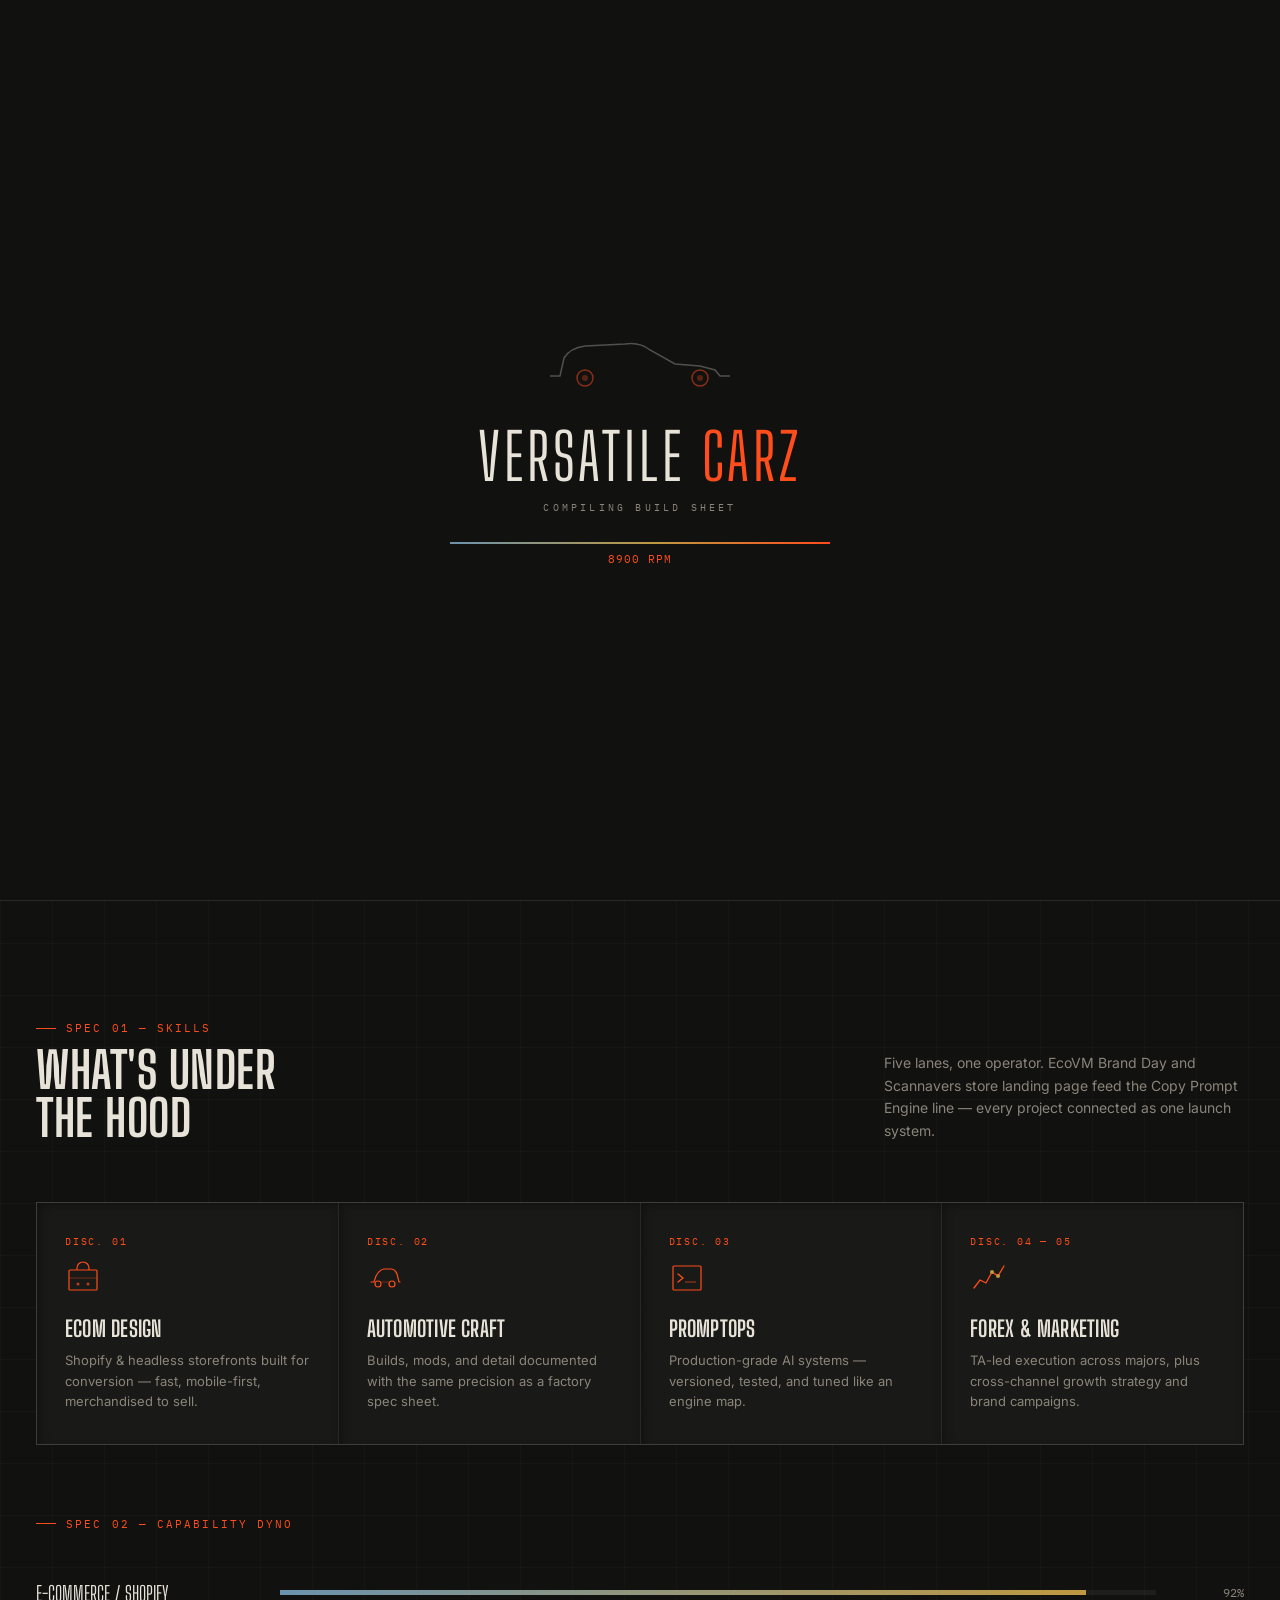
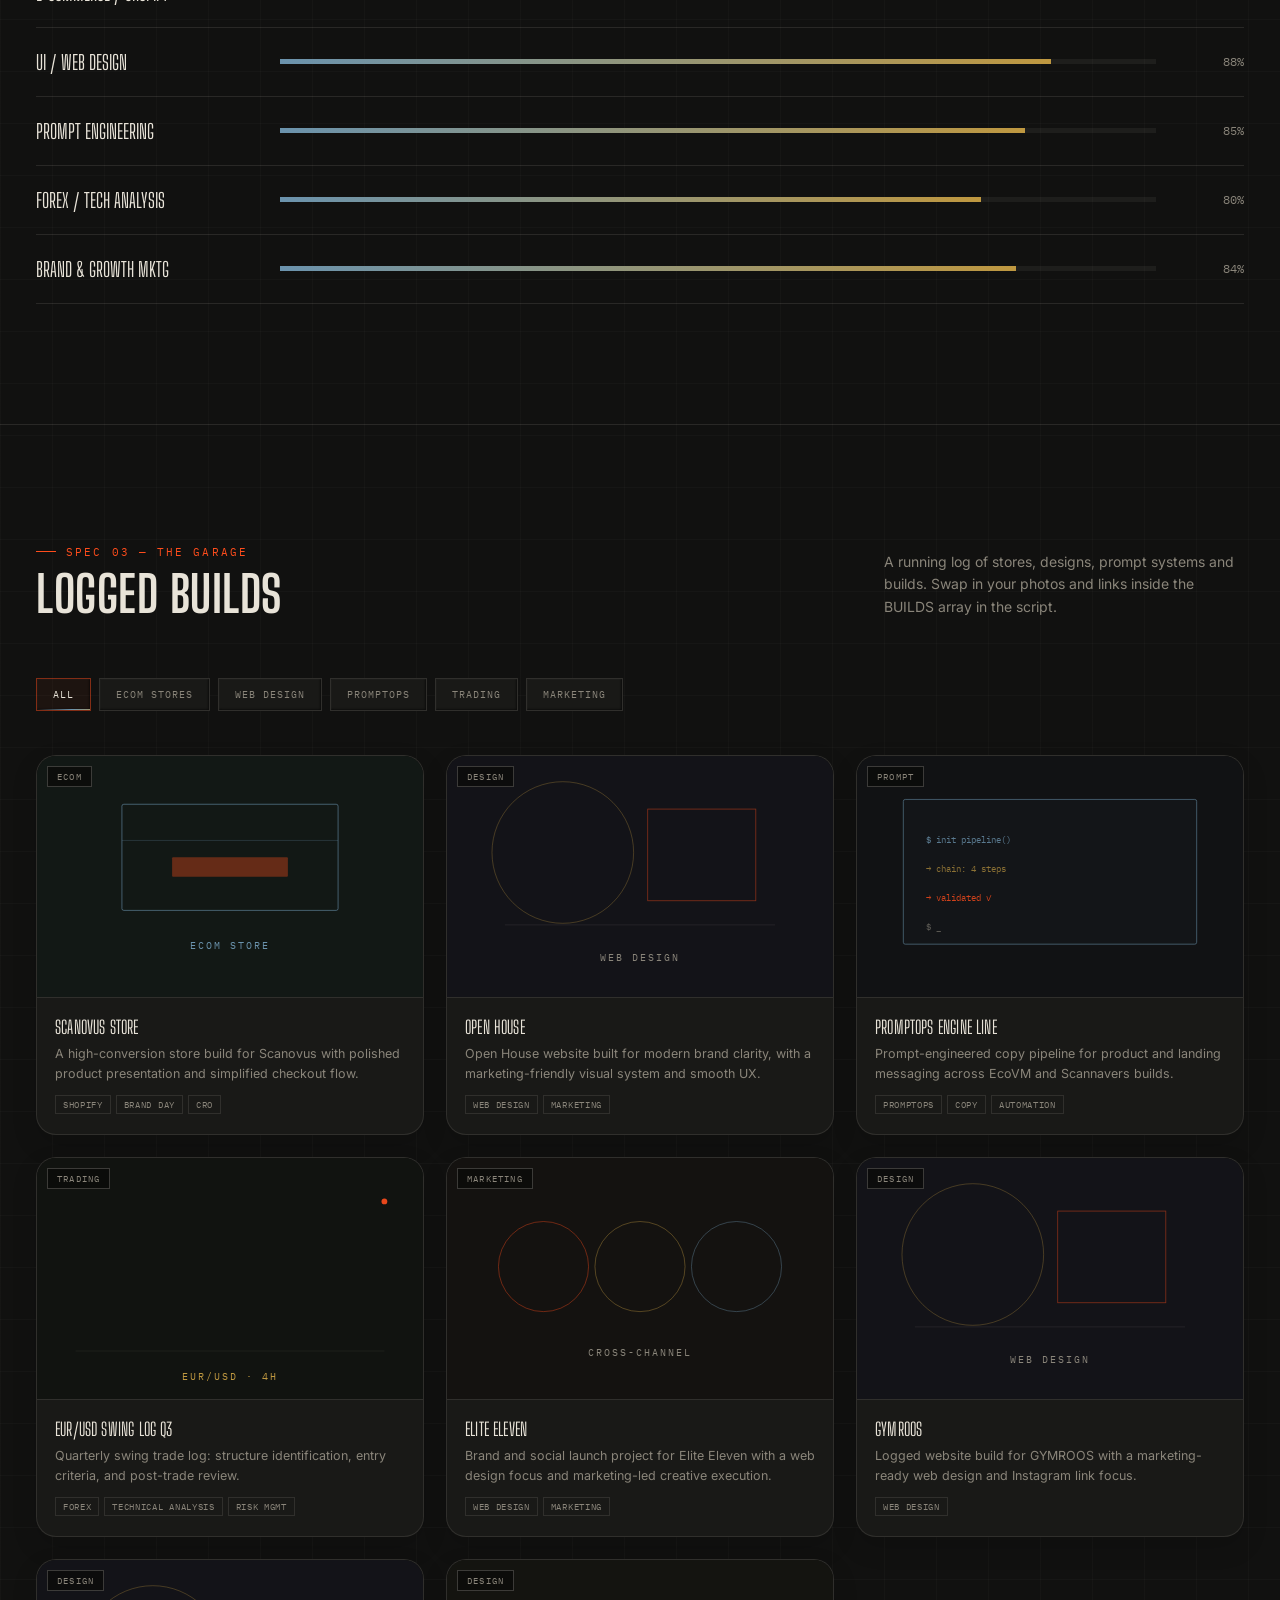
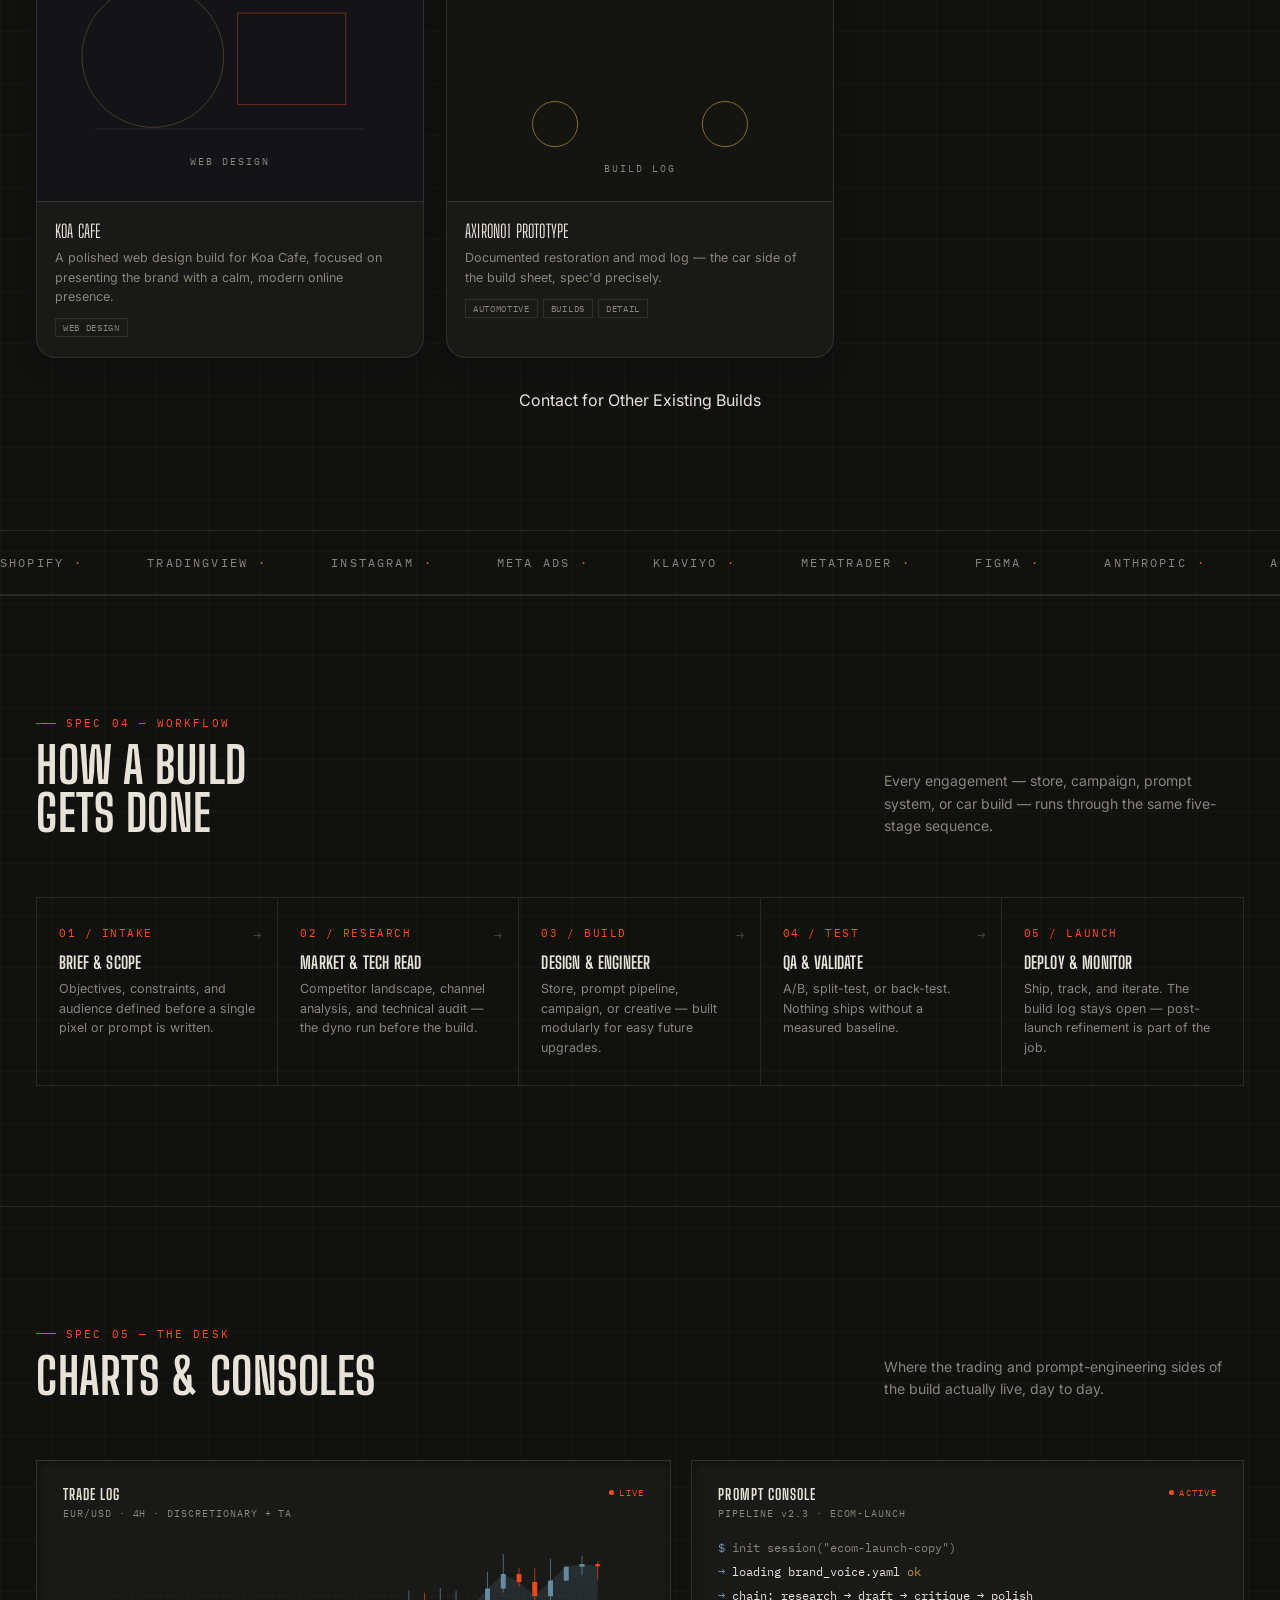
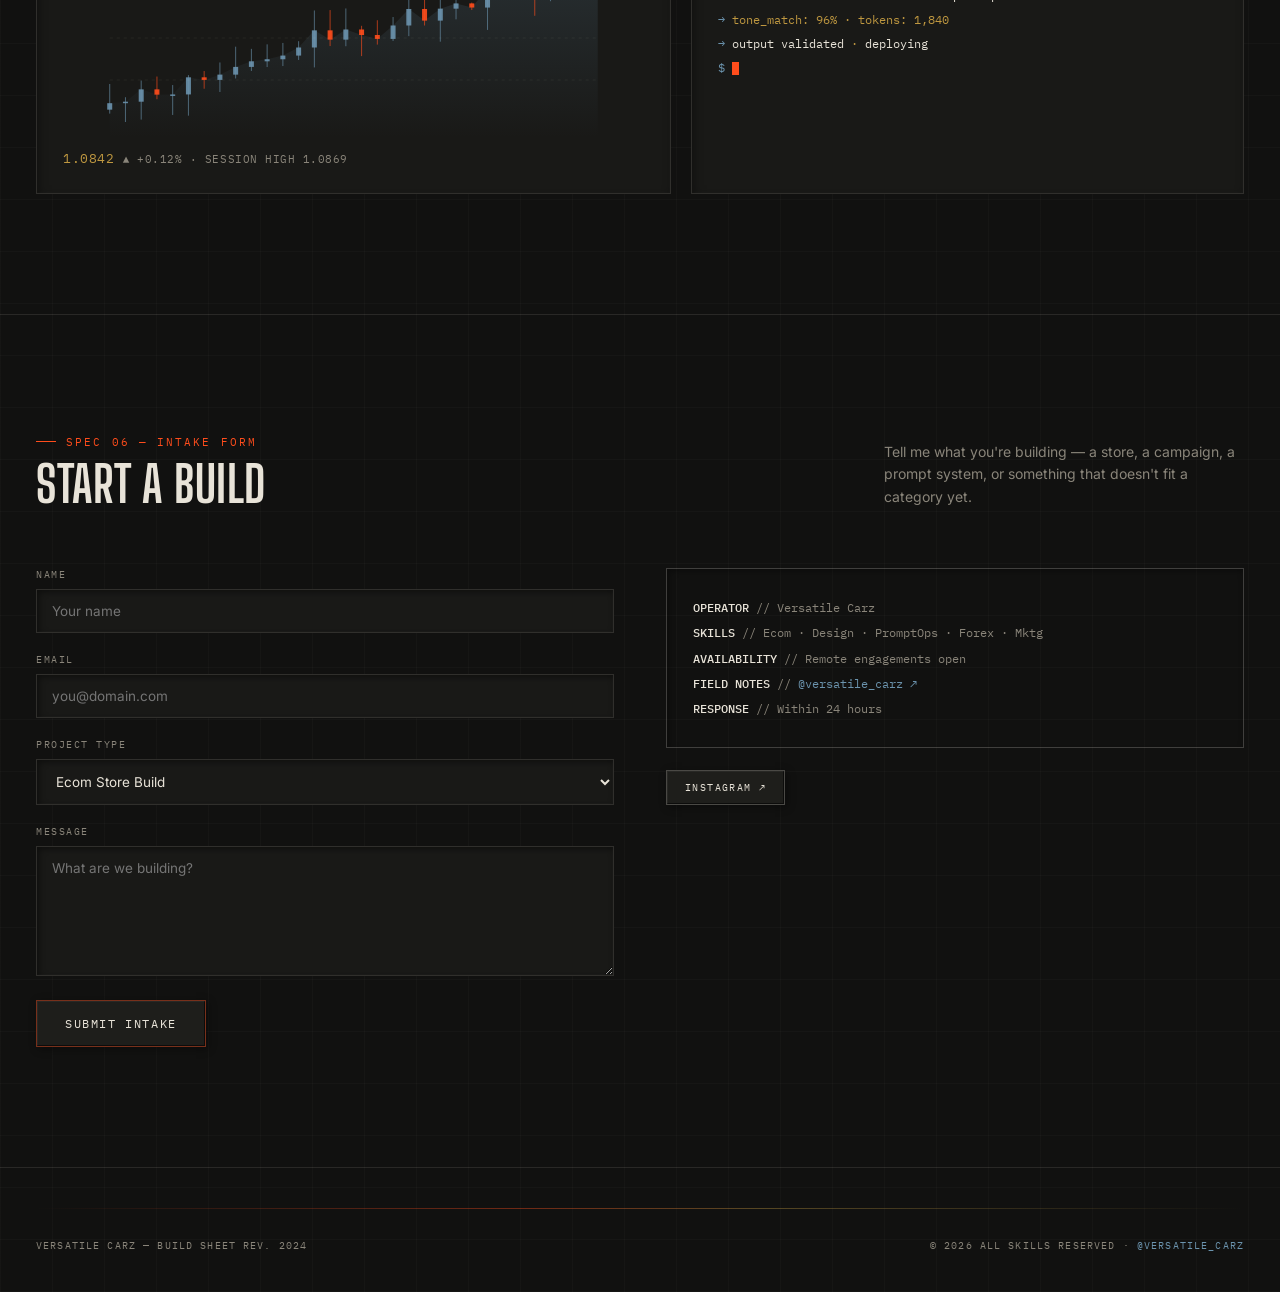
<file: index.html>
<!DOCTYPE html>
<html lang="en">
<head>
<meta charset="UTF-8">
<meta name="viewport" content="width=device-width, initial-scale=1.0">
<title>Versatile Carz — Build Sheet</title>
<link rel="preconnect" href="https://fonts.googleapis.com">
<link rel="preconnect" href="https://fonts.gstatic.com" crossorigin>
<link href="https://fonts.googleapis.com/css2?family=Big+Shoulders+Display:wght@500;700;900&family=IBM+Plex+Mono:ital,wght@0,400;0,500;0,600;1,400&family=Inter:wght@400;500&display=swap" rel="stylesheet">
<style>
/* ── TOKENS ─────────────────────────────────────── */
:root{
  --bg:#111110;
  --bg2:#141412;
  --panel:#191917;
  --panel-hi:#1e1e1b;
  --ink:#E8E3D8;
  --ink-dim:#8a857a;
  --ink-ghost:rgba(232,227,216,0.12);
  --hair:rgba(232,227,216,0.11);
  --hair2:rgba(232,227,216,0.22);
  --red:#FF4D1C;
  --red-soft:rgba(255,77,28,0.18);
  --steel:#6B93AD;
  --gold:#BF9840;
  --D:'Big Shoulders Display',sans-serif;
  --M:'IBM Plex Mono',monospace;
  --B:'Inter',sans-serif;
}
*{box-sizing:border-box;margin:0;padding:0;}
html{scroll-behavior:smooth;}
body{
  background:var(--bg);color:var(--ink);font-family:var(--B);
  overflow-x:hidden;
  background-image:
    repeating-linear-gradient(0deg,rgba(232,227,216,.022) 0 1px,transparent 1px 52px),
    repeating-linear-gradient(90deg,rgba(232,227,216,.022) 0 1px,transparent 1px 52px);
}
a{color:inherit;text-decoration:none;}
img{max-width:100%;display:block;}
::selection{background:var(--red);color:#0a0a09;}
:focus-visible{outline:2px solid var(--red);outline-offset:3px;}

/* CURSOR */
#cur{position:fixed;top:0;left:0;width:16px;height:16px;pointer-events:none;z-index:9000;mix-blend-mode:difference;}
#cur::before{content:"";position:absolute;inset:0;border:1px solid var(--ink);border-radius:50%;transform:translate(-50%,-50%);transition:transform .15s ease,border-color .2s ease;}
#cur.hov::before{transform:translate(-50%,-50%) scale(2.4);border-color:var(--red);}
@media(max-width:900px){#cur{display:none;}}

/* WRAP */
.w{max-width:1320px;margin:0 auto;padding:0 36px;}
@media(max-width:720px){.w{padding:0 20px;}}

/* UTILS */
.eyebrow{font-family:var(--M);font-size:10.5px;letter-spacing:.2em;text-transform:uppercase;color:var(--red);display:flex;align-items:center;gap:10px;}
.eyebrow::before{content:"";width:20px;height:1px;background:var(--red);flex-shrink:0;}
h1,h2,h3,h4{font-family:var(--D);font-weight:700;letter-spacing:.01em;text-transform:uppercase;line-height:.95;}

/* ── LOADER ─────────────────────────────────────── */
#loader{position:fixed;inset:0;z-index:9999;background:var(--bg);display:flex;align-items:center;justify-content:center;flex-direction:column;}
.slats{position:absolute;inset:0;display:flex;flex-direction:column;}
.slat{flex:1;background:#0e0e0c;border-bottom:1px solid rgba(232,227,216,.04);transform:scaleY(1);transform-origin:top;transition:transform .55s cubic-bezier(.76,0,.24,1);}
.slat.up{transform:scaleY(0);}
.loader-content{position:relative;z-index:2;text-align:center;}
.loader-vc{font-family:var(--D);font-size:clamp(28px,6vw,64px);letter-spacing:.06em;color:var(--ink);}
.loader-vc .red{color:var(--red);}
.loader-tag{font-family:var(--M);font-size:10px;letter-spacing:.32em;color:var(--ink-dim);margin-top:6px;text-transform:uppercase;}
.tach-bar{width:min(380px,68vw);height:2px;background:rgba(232,227,216,.1);margin:28px auto 0;position:relative;overflow:hidden;}
.tach-fill{position:absolute;inset:0 100% 0 0;background:linear-gradient(90deg,var(--steel),var(--gold) 55%,var(--red));transition:right 1.2s cubic-bezier(.16,1,.3,1);}
.tach-fill.full{right:0;}
.tach-rpm{font-family:var(--M);font-size:11px;color:var(--red);margin-top:8px;letter-spacing:.1em;text-align:center;}
.loader-car{margin:0 auto 20px;opacity:.5;}

/* ── HEADER ─────────────────────────────────────── */
header{
  position:fixed;top:0;left:0;right:0;z-index:500;
  border-bottom:1px solid transparent;
  transition:border-color .4s,background .4s,padding .35s;
}
header.scrolled{
  background:rgba(14,14,12,.78);
  backdrop-filter:blur(18px) saturate(140%);
  -webkit-backdrop-filter:blur(18px) saturate(140%);
  border-color:var(--hair);
}
.nav-wrap{display:flex;align-items:center;justify-content:space-between;padding:24px 0;transition:padding .35s;}
header.scrolled .nav-wrap{padding:14px 0;}

.brand{font-family:var(--D);font-size:18px;letter-spacing:.06em;text-transform:uppercase;display:flex;align-items:center;gap:9px;}
.brand-pip{width:7px;height:7px;background:var(--red);border-radius:1px;box-shadow:0 0 12px var(--red);}
.brand-tag{font-family:var(--M);font-size:9.5px;color:var(--ink-dim);letter-spacing:.12em;border-left:1px solid var(--hair2);padding-left:10px;margin-left:4px;}
@media(max-width:700px){.brand-tag{display:none;}}

nav{display:flex;gap:2px;}
.nl{font-family:var(--M);font-size:10.5px;letter-spacing:.1em;text-transform:uppercase;padding:9px 15px;color:var(--ink-dim);position:relative;transition:color .25s;}
.nl::after{content:"";position:absolute;left:15px;right:15px;bottom:4px;height:1px;background:var(--red);transform:scaleX(0);transform-origin:left;transition:transform .3s ease;}
.nl:hover,.nl.on{color:var(--ink);}
.nl:hover::after,.nl.on::after{transform:scaleX(1);}
@media(max-width:860px){nav{display:none;}}

.brgr{display:none;background:none;border:none;cursor:pointer;flex-direction:column;gap:5px;width:26px;}
.brgr span{height:1.5px;background:var(--ink);width:100%;transition:.3s;}
.brgr.x span:nth-child(1){transform:translateY(6.5px) rotate(45deg);}
.brgr.x span:nth-child(2){opacity:0;}
.brgr.x span:nth-child(3){transform:translateY(-6.5px) rotate(-45deg);}
@media(max-width:860px){.brgr{display:flex;}}

#mmenu{
  position:fixed;inset:0;background:rgba(10,10,9,.97);z-index:600;
  display:flex;flex-direction:column;align-items:center;justify-content:center;gap:6px;
  opacity:0;pointer-events:none;transition:opacity .3s;
}
#mmenu.on{opacity:1;pointer-events:auto;}
.mm-link{font-family:var(--D);font-size:clamp(24px,7vw,42px);text-transform:uppercase;letter-spacing:.03em;padding:10px 0;color:var(--ink-dim);position:relative;overflow:hidden;transition:color .3s;}
.mm-link::before{content:attr(data-n);position:absolute;left:-32px;font-family:var(--M);font-size:11px;color:var(--red);top:50%;transform:translateY(-50%);opacity:0;transition:opacity .3s;}
.mm-link:hover{color:var(--ink);}
.mm-link:hover::before{opacity:1;}
.mm-ig{font-family:var(--M);font-size:11px;color:var(--steel);letter-spacing:.12em;margin-top:24px;}
#mmenu .mm-close{position:absolute;top:22px;right:22px;font-family:var(--M);font-size:10px;letter-spacing:.2em;border:1px solid var(--hair2);background:none;color:var(--ink-dim);padding:9px 14px;cursor:pointer;transition:color .2s,border-color .2s;}
#mmenu .mm-close:hover{color:var(--ink);border-color:var(--red);}

/* ── SIGNATURE BUTTON ─────────────────────────── */
.btn{
  font-family:var(--M);font-size:11.5px;letter-spacing:.14em;text-transform:uppercase;
  padding:15px 28px;border:1px solid var(--hair2);background:var(--panel-hi);
  color:var(--ink);cursor:pointer;position:relative;overflow:hidden;isolation:isolate;
  box-shadow:inset 1px 1px 0 rgba(255,255,255,.045),inset -1px -1px 0 rgba(0,0,0,.6),2px 2px 8px rgba(0,0,0,.4);
  transition:box-shadow .3s,transform .25s cubic-bezier(.2,.8,.2,1),color .2s;
  display:inline-flex;align-items:center;gap:10px;
}
.btn.primary{border-color:rgba(255,77,28,.4);}
/* wave layer */
.btn .bwave{
  position:absolute;inset:0;z-index:-1;opacity:0;pointer-events:none;
  background:linear-gradient(90deg,transparent 0%,rgba(107,147,173,.5) 20%,rgba(191,152,64,.6) 45%,rgba(255,77,28,.7) 65%,rgba(107,147,173,.5) 85%,transparent 100%);
  background-size:300% 100%;
  -webkit-mask-image:url("data:image/svg+xml,%3Csvg xmlns='http://www.w3.org/2000/svg' width='300' height='40'%3E%3Cpath d='M0 20 Q37.5 0 75 20 Q112.5 40 150 20 Q187.5 0 225 20 Q262.5 40 300 20 L300 40 L0 40 Z' fill='white'/%3E%3C/svg%3E");
  -webkit-mask-size:50% 100%;
  mask-image:url("data:image/svg+xml,%3Csvg xmlns='http://www.w3.org/2000/svg' width='300' height='40'%3E%3Cpath d='M0 20 Q37.5 0 75 20 Q112.5 40 150 20 Q187.5 0 225 20 Q262.5 40 300 20 L300 40 L0 40 Z' fill='white'/%3E%3C/svg%3E");
  mask-size:50% 100%;
  transition:opacity .25s;
}
/* bottom sweep */
.btn .bsweep{
  position:absolute;left:0;right:0;bottom:0;height:1.5px;
  background:linear-gradient(90deg,transparent,var(--steel) 25%,var(--gold) 50%,var(--red) 75%,transparent);
  background-size:260% 100%;opacity:0;transition:opacity .25s;
}
/* glass sheen */
.btn .bglass{
  position:absolute;inset:0;z-index:0;opacity:0;pointer-events:none;
  background:linear-gradient(120deg,transparent 35%,rgba(255,255,255,.06) 50%,transparent 65%);
  background-size:260% 100%;transition:opacity .3s;
}
.btn:hover,.btn.tap{
  box-shadow:inset 1px 1px 0 rgba(255,255,255,.03),inset -1px -1px 0 rgba(0,0,0,.7),0 0 24px rgba(255,77,28,.15);
  transform:translateY(-1.5px);
}
.btn:hover .bwave,.btn.tap .bwave{opacity:1;animation:waveroll 2.8s linear infinite;}
.btn:hover .bsweep,.btn.tap .bsweep{opacity:1;animation:sweepgo 2.2s linear infinite;}
.btn:hover .bglass,.btn.tap .bglass{opacity:1;animation:glassgo 2.2s linear infinite;}
@keyframes waveroll{from{background-position:0% 50%;}to{background-position:-300% 50%;}}
@keyframes sweepgo{from{background-position:0%;}to{background-position:-260%;}  }
@keyframes glassgo{from{background-position:200%;}to{background-position:-60%;}}
.btn.sm{padding:10px 18px;font-size:10px;}
.btn.lg{padding:18px 36px;font-size:13px;}

/* chip */
.chip{
  font-family:var(--M);font-size:10px;letter-spacing:.1em;text-transform:uppercase;
  padding:9px 16px;border:1px solid var(--hair);background:var(--panel);color:var(--ink-dim);
  cursor:pointer;position:relative;overflow:hidden;
  box-shadow:inset 1px 1px 1px rgba(255,255,255,.025),inset -1px -1px 2px rgba(0,0,0,.5);
  transition:.25s;
}
.chip .bsweep{position:absolute;left:0;right:0;bottom:0;height:1.5px;background:linear-gradient(90deg,transparent,var(--steel) 25%,var(--gold) 50%,var(--red) 75%,transparent);background-size:260% 100%;opacity:0;}
.chip.on{color:var(--ink);border-color:rgba(255,77,28,.45);background:rgba(255,77,28,.05);}
.chip.on .bsweep{opacity:1;animation:sweepgo 2.2s linear infinite;}
.chip:hover{color:var(--ink);}

/* ── HERO ─────────────────────────────────────── */
.hero{min-height:100svh;display:flex;flex-direction:column;justify-content:center;padding:130px 0 70px;position:relative;overflow:hidden;}
.hero-bg-art{position:absolute;right:0;top:0;bottom:0;width:52%;pointer-events:none;overflow:hidden;opacity:.22;}
.hero-h1{font-size:clamp(44px,9vw,116px);line-height:.93;max-width:1000px;position:relative;z-index:1;}
.hero-h1 .clip{overflow:hidden;display:block;}
.hero-h1 .clip .word{display:inline-block;transform:translateY(105%);transition:transform .9s cubic-bezier(.16,1,.3,1);}
.hero-h1 .clip .word.r{color:var(--red);}
.hero.loaded .hero-h1 .clip .word{transform:translateY(0);}
.hero-h1 .clip:nth-child(2) .word{transition-delay:.12s;}
.hero-sub{font-family:var(--M);font-size:clamp(12px,1.5vw,15px);letter-spacing:.14em;text-transform:uppercase;margin-top:28px;color:var(--ink-dim);display:flex;align-items:center;gap:12px;overflow:hidden;}
.hero-sub b{color:var(--ink);font-weight:500;transition:opacity .2s;}
.hero-ctas{display:flex;gap:14px;margin-top:44px;flex-wrap:wrap;position:relative;z-index:1;}

/* spec strip */
.spec-strip{margin-top:80px;display:grid;grid-template-columns:repeat(5,1fr);border-top:1px solid var(--hair);border-left:1px solid var(--hair);}
@media(max-width:860px){.spec-strip{grid-template-columns:repeat(3,1fr);}}
@media(max-width:540px){.spec-strip{grid-template-columns:repeat(2,1fr);}}
.ssc{border-right:1px solid var(--hair);border-bottom:1px solid var(--hair);padding:20px 18px 18px;}
.ssc .sn{font-family:var(--M);font-size:clamp(18px,2.4vw,26px);color:var(--ink);letter-spacing:.02em;}
.ssc .sn em{color:var(--red);font-style:normal;}
.ssc .sl{font-family:var(--M);font-size:9px;letter-spacing:.14em;color:var(--ink-dim);text-transform:uppercase;margin-top:5px;}

/* ── SECTION SCAFFOLD ─────────────────────────── */
section{padding:120px 0;border-top:1px solid var(--hair);}
@media(max-width:720px){section{padding:80px 0;}}
.sh{display:flex;justify-content:space-between;align-items:flex-end;gap:24px;margin-bottom:60px;flex-wrap:wrap;}
.sh h2{font-size:clamp(30px,4.6vw,50px);margin-top:12px;}
.sh .lede{font-size:14px;color:var(--ink-dim);max-width:360px;line-height:1.6;font-family:var(--B);}

/* reveal */
.rv{opacity:0;transform:translateY(30px);transition:opacity .75s cubic-bezier(.16,1,.3,1),transform .75s cubic-bezier(.16,1,.3,1);}
.rv.in{opacity:1;transform:translateY(0);}
.rv2{opacity:0;transform:translateY(30px);transition:opacity .75s cubic-bezier(.16,1,.3,1) .15s,transform .75s cubic-bezier(.16,1,.3,1) .15s;}
.rv2.in{opacity:1;transform:translateY(0);}
.rv3{opacity:0;transform:translateY(30px);transition:opacity .75s cubic-bezier(.16,1,.3,1) .28s,transform .75s cubic-bezier(.16,1,.3,1) .28s;}
.rv3.in{opacity:1;transform:translateY(0);}

/* ── IDENTITY ─────────────────────────────────── */
.id-grid{display:grid;grid-template-columns:repeat(4,1fr);gap:1px;background:var(--hair);border:1px solid var(--hair);}
@media(max-width:960px){.id-grid{grid-template-columns:repeat(2,1fr);}}
@media(max-width:500px){.id-grid{grid-template-columns:1fr;}}
.idc{background:var(--panel);padding:32px 28px;position:relative;overflow:hidden;cursor:default;
  box-shadow:inset 2px 2px 8px rgba(0,0,0,.35),inset -1px -1px 2px rgba(255,255,255,.02);
  transition:background .3s;}
.idc:hover{background:var(--panel-hi);}
.idc-icon{width:36px;height:36px;margin-bottom:18px;}
.idc-num{font-family:var(--M);font-size:10px;color:var(--red);letter-spacing:.18em;margin-bottom:12px;}
.idc h3{font-size:clamp(18px,1.8vw,22px);line-height:1;}
.idc p{font-family:var(--B);font-size:13px;color:var(--ink-dim);margin-top:10px;line-height:1.58;}
.idc-glow{position:absolute;inset:0;opacity:0;transition:opacity .3s;
  background:radial-gradient(circle at 0% 100%, rgba(255,77,28,.09) 0%, transparent 65%);}
.idc:hover .idc-glow{opacity:1;}
/* sweep border on hover */
.idc::after{content:"";position:absolute;left:0;right:0;bottom:0;height:1.5px;
  background:linear-gradient(90deg,transparent,var(--red),transparent);opacity:0;transition:opacity .3s;}
.idc:hover::after{opacity:1;}

/* ── SKILLS / DYNO ─────────────────────────────── */
.skill-list{display:flex;flex-direction:column;gap:0;}
.skr{border-bottom:1px solid var(--hair);padding:22px 0;display:grid;grid-template-columns:220px 1fr 64px;gap:24px;align-items:center;}
@media(max-width:640px){.skr{grid-template-columns:1fr;gap:10px;}}
.skr-name{font-family:var(--D);font-size:20px;text-transform:uppercase;}
.skr-track{height:5px;background:rgba(232,227,216,.06);position:relative;overflow:hidden;}
.skr-fill{position:absolute;top:0;left:0;bottom:0;width:0%;
  background:linear-gradient(90deg,var(--steel) 0%,var(--gold) 50%,var(--red) 100%);
  background-size:200% 100%;
  transition:width 1.5s cubic-bezier(.16,1,.3,1);}
.skr.in .skr-fill{animation:gradshift 3s linear infinite;}
@keyframes gradshift{from{background-position:0%;}to{background-position:-200%;}}
.skr-n{font-family:var(--M);font-size:12px;color:var(--ink-dim);text-align:right;}

/* ── GARAGE ─────────────────────────────────────── */
.filter-row{display:flex;gap:8px;flex-wrap:wrap;margin-bottom:44px;}
.g-grid{display:grid;grid-template-columns:repeat(3,minmax(0,1fr));gap:22px;}
@media(max-width:960px){.g-grid{grid-template-columns:repeat(2,1fr);}}
@media(max-width:580px){.g-grid{grid-template-columns:1fr;}}
.gcard{border:1px solid var(--hair);background:var(--panel);position:relative;overflow:hidden;border-radius:20px;
  transition:transform .35s cubic-bezier(.2,.8,.2,1),border-color .3s,box-shadow .3s;
  opacity:0;transform:translateY(20px) scale(.98);box-shadow:0 10px 26px rgba(0,0,0,.14);}
.gcard.in{opacity:1;transform:translateY(0) scale(1);transition:opacity .55s cubic-bezier(.16,1,.3,1),transform .55s cubic-bezier(.16,1,.3,1),border-color .3s;}
.gcard:hover{transform:translateY(-4px);border-color:rgba(255,77,28,.35);box-shadow:0 14px 32px rgba(0,0,0,.2);}
.gthumb{aspect-ratio:16/10;min-height:190px;position:relative;overflow:hidden;background:var(--bg2);}
.gthumb svg,.gthumb img{width:100%;height:100%;display:block;}
.gthumb img{object-fit:cover;}
.gthumb .gcbadge{position:absolute;top:10px;left:10px;font-family:var(--M);font-size:8.5px;letter-spacing:.14em;text-transform:uppercase;background:rgba(10,10,9,.8);border:1px solid var(--hair2);padding:4px 9px;color:var(--ink-dim);}
.gthumb .hover-overlay{position:absolute;inset:0;background:rgba(10,10,9,.65);backdrop-filter:blur(4px);opacity:0;transition:opacity .3s;display:flex;align-items:center;justify-content:center;}
.gcard:hover .hover-overlay{opacity:1;}
.gplate{padding:18px 18px 20px;border-top:1px solid var(--hair);}
.gplate .gt{font-family:var(--D);font-size:18px;text-transform:uppercase;letter-spacing:.01em;}
.gplate .gd{font-family:var(--B);font-size:12.5px;color:var(--ink-dim);margin-top:6px;line-height:1.55;}
.tags{display:flex;gap:5px;flex-wrap:wrap;margin-top:12px;}
.tag{font-family:var(--M);font-size:8.5px;letter-spacing:.08em;text-transform:uppercase;color:var(--ink-dim);border:1px solid var(--hair);padding:3px 7px;}
.gplate .btn{margin-top:16px;width:100%;justify-content:center;padding:11px 15px;}

/* ── PROCESS ─────────────────────────────────────── */
.proc-grid{display:grid;grid-template-columns:repeat(5,1fr);gap:0;border:1px solid var(--hair);}
@media(max-width:860px){.proc-grid{grid-template-columns:repeat(2,1fr);}}
@media(max-width:500px){.proc-grid{grid-template-columns:1fr;}}
.proc-step{padding:28px 22px;border-right:1px solid var(--hair);position:relative;overflow:hidden;}
.proc-step:last-child{border-right:none;}
@media(max-width:860px){.proc-step{border-bottom:1px solid var(--hair);}}
.proc-n{font-family:var(--M);font-size:11px;color:var(--red);letter-spacing:.14em;margin-bottom:14px;}
.proc-step h4{font-size:17px;line-height:1;}
.proc-step p{font-family:var(--B);font-size:12.5px;color:var(--ink-dim);margin-top:8px;line-height:1.55;}
.proc-step::after{content:"";position:absolute;bottom:0;left:0;right:0;height:1.5px;background:linear-gradient(90deg,var(--red),transparent);opacity:0;transition:opacity .3s;}
.proc-step:hover::after{opacity:1;}
.proc-arrow{position:absolute;top:28px;right:16px;font-family:var(--M);font-size:14px;color:var(--hair2);}
@media(max-width:860px){.proc-arrow{display:none;}}

/* ── THE DESK ─────────────────────────────────────── */
.desk-grid{display:grid;grid-template-columns:1.15fr 1fr;gap:20px;}
@media(max-width:880px){.desk-grid{grid-template-columns:1fr;}}
.dp{border:1px solid var(--hair);background:var(--panel);padding:26px;
  box-shadow:inset 2px 2px 8px rgba(0,0,0,.35),inset -1px -1px 2px rgba(255,255,255,.02);}
.dp-head{display:flex;justify-content:space-between;align-items:flex-start;}
.dp h3{font-size:15px;letter-spacing:.07em;}
.dp-tag{font-family:var(--M);font-size:9.5px;color:var(--ink-dim);letter-spacing:.1em;margin-top:5px;}
.dp-live{font-family:var(--M);font-size:9px;color:var(--red);letter-spacing:.14em;display:flex;align-items:center;gap:5px;}
.dp-live::before{content:"";width:5px;height:5px;background:var(--red);border-radius:50%;animation:pulse 1.4s ease-in-out infinite;}
@keyframes pulse{0%,100%{opacity:1;}50%{opacity:.3;}}
.chart-svg{width:100%;margin-top:18px;}
.ticker{font-family:var(--M);font-size:13px;color:var(--gold);margin-top:8px;letter-spacing:.04em;}
.ticker span{font-size:11px;color:var(--ink-dim);}
/* console */
.console{font-family:var(--M);font-size:12px;line-height:2;margin-top:16px;color:var(--ink-dim);}
.console .c-prompt{color:var(--steel);}
.console .c-ok{color:var(--ink);}
.console .c-val{color:var(--gold);}
.console .c-err{color:var(--red);}
.caret{display:inline-block;width:7px;height:13px;background:var(--red);vertical-align:middle;animation:blink 1s step-end infinite;}
@keyframes blink{50%{opacity:0;}}

/* ── MARQUEE ─────────────────────────────────────── */
.mq-outer{overflow:hidden;border-top:1px solid var(--hair);border-bottom:1px solid var(--hair);padding:24px 0;}
.mq-track{display:flex;gap:64px;width:max-content;animation:mq 28s linear infinite;}
.mq-outer:hover .mq-track{animation-play-state:paused;}
.mq-item{font-family:var(--M);font-size:12px;letter-spacing:.18em;text-transform:uppercase;color:var(--ink-dim);white-space:nowrap;display:flex;align-items:center;gap:10px;}
.mq-item::after{content:"·";color:var(--red);}
@keyframes mq{from{transform:translateX(0);}to{transform:translateX(-50%);}}

/* ── CONTACT ─────────────────────────────────────── */
.con-grid{display:grid;grid-template-columns:1fr 1fr;gap:52px;}
@media(max-width:840px){.con-grid{grid-template-columns:1fr;}}
.field{margin-bottom:20px;}
.field label{display:block;font-family:var(--M);font-size:9.5px;letter-spacing:.16em;text-transform:uppercase;color:var(--ink-dim);margin-bottom:8px;}
.field input,.field textarea,.field select{
  width:100%;background:var(--panel);border:1px solid var(--hair);color:var(--ink);
  font-family:var(--B);font-size:13.5px;padding:13px 15px;
  box-shadow:inset 2px 2px 6px rgba(0,0,0,.45),inset -1px -1px 1px rgba(255,255,255,.02);
  transition:border-color .25s,box-shadow .25s;
}
.field input:focus,.field textarea:focus,.field select:focus{
  outline:none;border-color:var(--red);box-shadow:inset 2px 2px 6px rgba(0,0,0,.45),0 0 0 3px rgba(255,77,28,.1);
}
.field textarea{resize:vertical;min-height:130px;}
.field select option{background:var(--panel);}
.reg-card{border:1px solid var(--hair2);padding:26px;font-family:var(--M);font-size:12px;color:var(--ink-dim);line-height:2.1;
  box-shadow:inset 2px 2px 6px rgba(0,0,0,.35);}
.reg-card b{color:var(--ink);font-weight:500;}
.reg-card a{color:var(--steel);transition:color .2s;}
.reg-card a:hover{color:var(--ink);}
.soc-row{display:flex;gap:10px;margin-top:22px;flex-wrap:wrap;}

/* FOOTER */
footer{border-top:1px solid var(--hair);padding:40px 0;}
.ft-rule{height:1px;background:linear-gradient(90deg,transparent,var(--red) 40%,var(--gold) 60%,transparent);opacity:.4;margin-bottom:30px;}
.ft-row{display:flex;justify-content:space-between;align-items:center;flex-wrap:wrap;gap:16px;}
.ft-t{font-family:var(--M);font-size:9.5px;letter-spacing:.12em;color:var(--ink-dim);text-transform:uppercase;}
.ft-ig{color:var(--steel);}

/* reduced motion */
@media(prefers-reduced-motion:reduce){
  *{animation-duration:.01ms !important;animation-iteration-count:1 !important;transition-duration:.15s !important;}
  .mq-track{animation:none;}
  .btn .bwave,.btn .bsweep,.btn .bglass,.chip .bsweep{display:none;}
}
</style>
</head>
<body>

<!-- CUSTOM CURSOR -->
<div id="cur"></div>

<!-- LOADER -->
<div id="loader">
  <div class="slats" id="slats"></div>
  <div class="loader-content">
    <svg class="loader-car" width="220" height="60" viewBox="0 0 220 60" fill="none">
      <path d="M20 42 L30 42 L34 24 Q40 14 55 12 L95 10 Q110 8 120 16 L145 30 L170 32 L185 36 L190 42 L200 42" stroke="#E8E3D8" stroke-width="1.5" fill="none" opacity="0.6" stroke-dasharray="300" stroke-dashoffset="300" id="carPath"/>
      <circle cx="55" cy="44" r="8" stroke="#FF4D1C" stroke-width="1.5" fill="none"/>
      <circle cx="55" cy="44" r="3" fill="#FF4D1C" opacity="0.6"/>
      <circle cx="170" cy="44" r="8" stroke="#FF4D1C" stroke-width="1.5" fill="none"/>
      <circle cx="170" cy="44" r="3" fill="#FF4D1C" opacity="0.6"/>
    </svg>
    <div class="loader-vc">VERSATILE<span class="red"> CARZ</span></div>
    <div class="loader-tag">Compiling Build Sheet</div>
    <div class="tach-bar"><div class="tach-fill" id="tachFill"></div></div>
    <div class="tach-rpm" id="rpmOut">0000 RPM</div>
  </div>
</div>

<!-- MOBILE MENU -->
<div id="mmenu">
  <button class="mm-close" id="mmClose">CLOSE ✕</button>
  <a class="mm-link" href="#identity" data-n="01">Identity</a>
  <a class="mm-link" href="#spec" data-n="02">Spec Sheet</a>
  <a class="mm-link" href="#garage" data-n="03">Garage</a>
  <a class="mm-link" href="#process" data-n="04">Process</a>
  <a class="mm-link" href="#desk" data-n="05">The Desk</a>
  <a class="mm-link" href="#contact" data-n="06">Contact</a>
  <a class="mm-ig" href="https://www.instagram.com/versatile_carz/" target="_blank" rel="noopener">↗ @versatile_carz</a>
</div>

<!-- HEADER -->
<header id="hdr">
  <div class="w nav-wrap">
    <a href="#top" class="brand">
      <span class="brand-pip"></span>
      VERSATILE CARZ
      <span class="brand-tag">ALL SKILLS</span>
    </a>
    <nav id="pnav">
      <a class="nl" href="#identity" data-s="identity">Identity</a>
      <a class="nl" href="#spec" data-s="spec">Spec Sheet</a>
      <a class="nl" href="#garage" data-s="garage">Garage</a>
      <a class="nl" href="#process" data-s="process">Process</a>
      <a class="nl" href="#desk" data-s="desk">The Desk</a>
      <a class="nl" href="#contact" data-s="contact">Contact</a>
    </nav>
    <button class="brgr" id="brgr" aria-label="Menu">
      <span></span><span></span><span></span>
    </button>
  </div>
</header>

<!-- ───────────── MAIN ───────────── -->
<main id="top">

<!-- HERO -->
<section class="hero" id="identity" style="border-top:none;padding-top:140px;">
  <!-- background SVG art: speed lines + HUD circle -->
  <div class="hero-bg-art" aria-hidden="true">
    <svg viewBox="0 0 600 700" fill="none" xmlns="http://www.w3.org/2000/svg" style="width:100%;height:100%;position:absolute;top:0;right:0;">
      <circle cx="480" cy="320" r="260" stroke="#FF4D1C" stroke-width=".8" opacity=".35"/>
      <circle cx="480" cy="320" r="180" stroke="#6B93AD" stroke-width=".6" opacity=".25"/>
      <circle cx="480" cy="320" r="80" stroke="#BF9840" stroke-width=".5" opacity=".2"/>
      <!-- tick marks -->
      <g opacity=".3" stroke="#E8E3D8" stroke-width=".6">
        <line x1="480" y1="60" x2="480" y2="80"/><line x1="480" y1="560" x2="480" y2="580"/>
        <line x1="220" y1="320" x2="240" y2="320"/><line x1="720" y1="320" x2="740" y2="320"/>
        <line x1="296" y1="136" x2="310" y2="150"/><line x1="664" y1="136" x2="650" y2="150"/>
        <line x1="296" y1="504" x2="310" y2="490"/><line x1="664" y1="504" x2="650" y2="490"/>
      </g>
      <!-- chart line -->
      <polyline points="120,560 180,490 250,510 320,400 400,420 460,300 520,290 580,200 640,180" stroke="#BF9840" stroke-width="1.5" fill="none" opacity=".55"/>
      <!-- horizontal speed lines -->
      <line x1="0" y1="420" x2="160" y2="420" stroke="#FF4D1C" stroke-width=".7" opacity=".3"/>
      <line x1="0" y1="430" x2="100" y2="430" stroke="#FF4D1C" stroke-width=".4" opacity=".2"/>
      <line x1="0" y1="440" x2="130" y2="440" stroke="#FF4D1C" stroke-width=".5" opacity=".15"/>
    </svg>
  </div>

  <div class="w">
    <div class="eyebrow rv" style="margin-bottom:20px;">BUILD SHEET — ONE OPERATOR / FIVE SKILLS</div>
    <h1 class="hero-h1">
      <span class="clip"><span class="word">ONE BUILD.</span></span>
      <span class="clip"><span class="word r">FIVE SKILLS.</span></span>
    </h1>
    <div class="hero-sub rv2">
      <span>RUNNING:</span>
      <b id="rotWord">ECOMMERCE DESIGN</b>
    </div>
    <div class="hero-ctas rv3">
      <button class="btn primary lg" onclick="document.getElementById('garage').scrollIntoView({behavior:'smooth'})">
        Open Garage
        <svg width="14" height="14" viewBox="0 0 14 14" fill="none"><path d="M2 7h10M8 3l4 4-4 4" stroke="currentColor" stroke-width="1.3" stroke-linecap="round"/></svg>
        <span class="bwave"></span><span class="bsweep"></span><span class="bglass"></span>
      </button>
      <button class="btn lg" onclick="document.getElementById('contact').scrollIntoView({behavior:'smooth'})">
        Request Intake
        <span class="bwave"></span><span class="bsweep"></span><span class="bglass"></span>
      </button>
    </div>

    <!-- SPEC STRIP -->
    <div class="spec-strip rv" style="margin-top:90px;">
      <div class="ssc"><div class="sn" data-count="3300" data-suf="+">0+</div><div class="sl">Stores Shipped · 8 years</div></div>
      <div class="ssc"><div class="sn" data-count="32" data-pre="+" data-suf="%">0%</div><div class="sl">Avg CRO Lift</div></div>
      <div class="ssc"><div class="sn">5<em>/5</em></div><div class="sl">Active Skills</div></div>
      <div class="ssc"><div class="sn">9 PM</div><div class="sl">Daily Chart Read</div></div>
      <div class="ssc"><div class="sn"><em>@</em>vcarz</div><div class="sl">Field Notes / IG</div></div>
    </div>
  </div>
</section>

<!-- SPEC / SKILLS -->
<section id="spec">
  <div class="w">
    <div class="sh rv">
      <div>
        <div class="eyebrow">SPEC 01 — SKILLS</div>
        <h2>What's Under<br>The Hood</h2>
      </div>
      <p class="lede">Five lanes, one operator. EcoVM Brand Day and Scannavers store landing page feed the Copy Prompt Engine line — every project connected as one launch system.</p>
    </div>

    <div class="id-grid rv2">
      <!-- Ecom -->
      <div class="idc">
        <div class="idc-glow"></div>
        <div class="idc-num">DISC. 01</div>
        <svg class="idc-icon" viewBox="0 0 36 36" fill="none">
          <rect x="4" y="10" width="28" height="20" rx="1" stroke="#FF4D1C" stroke-width="1.2"/>
          <path d="M12 10V8a6 6 0 0 1 12 0v2" stroke="#FF4D1C" stroke-width="1.2"/>
          <path d="M4 18h28" stroke="#FF4D1C" stroke-width=".8" opacity=".5"/>
          <circle cx="13" cy="24" r="1.5" fill="#FF4D1C" opacity=".7"/>
          <circle cx="23" cy="24" r="1.5" fill="#FF4D1C" opacity=".7"/>
        </svg>
        <h3>Ecom Design</h3>
        <p>Shopify &amp; headless storefronts built for conversion — fast, mobile-first, merchandised to sell.</p>
      </div>
      <!-- Automotive -->
      <div class="idc">
        <div class="idc-glow"></div>
        <div class="idc-num">DISC. 02</div>
        <svg class="idc-icon" viewBox="0 0 36 36" fill="none">
          <path d="M4 22 L7 22 L9 16 Q12 10 17 9 L24 9 Q28 9 30 14 L32 22 L33 22" stroke="#FF4D1C" stroke-width="1.2" fill="none" stroke-linecap="round"/>
          <circle cx="11" cy="24" r="3" stroke="#FF4D1C" stroke-width="1.2"/>
          <circle cx="25" cy="24" r="3" stroke="#FF4D1C" stroke-width="1.2"/>
          <path d="M14 22 L22 22" stroke="#FF4D1C" stroke-width=".8" opacity=".5"/>
        </svg>
        <h3>Automotive Craft</h3>
        <p>Builds, mods, and detail documented with the same precision as a factory spec sheet.</p>
      </div>
      <!-- PromptOps -->
      <div class="idc">
        <div class="idc-glow"></div>
        <div class="idc-num">DISC. 03</div>
        <svg class="idc-icon" viewBox="0 0 36 36" fill="none">
          <rect x="4" y="6" width="28" height="24" rx="1" stroke="#FF4D1C" stroke-width="1.2"/>
          <path d="M9 14 L14 18 L9 22" stroke="#FF4D1C" stroke-width="1.3" stroke-linecap="round"/>
          <path d="M16 22 L27 22" stroke="#FF4D1C" stroke-width="1.1" opacity=".6"/>
        </svg>
        <h3>PromptOps</h3>
        <p>Production-grade AI systems — versioned, tested, and tuned like an engine map.</p>
      </div>
      <!-- Forex + Marketing -->
      <div class="idc">
        <div class="idc-glow"></div>
        <div class="idc-num">DISC. 04 — 05</div>
        <svg class="idc-icon" viewBox="0 0 36 36" fill="none">
          <polyline points="4,28 10,20 16,23 22,12 28,16 34,6" stroke="#FF4D1C" stroke-width="1.3" fill="none" stroke-linecap="round"/>
          <circle cx="28" cy="16" r="2" fill="#BF9840"/>
          <circle cx="22" cy="12" r="2" fill="#BF9840"/>
        </svg>
        <h3>Forex &amp; Marketing</h3>
        <p>TA-led execution across majors, plus cross-channel growth strategy and brand campaigns.</p>
      </div>
    </div>

    <!-- SKILLS DYNO -->
    <div style="margin-top:72px;">
      <div class="eyebrow rv" style="margin-bottom:28px;">SPEC 02 — CAPABILITY DYNO</div>
      <div class="skill-list">
        <div class="skr"><div class="skr-name">E-commerce / Shopify</div><div class="skr-track"><div class="skr-fill" data-p="92"></div></div><div class="skr-n">92%</div></div>
        <div class="skr"><div class="skr-name">UI / Web Design</div><div class="skr-track"><div class="skr-fill" data-p="88"></div></div><div class="skr-n">88%</div></div>
        <div class="skr"><div class="skr-name">Prompt Engineering</div><div class="skr-track"><div class="skr-fill" data-p="85"></div></div><div class="skr-n">85%</div></div>
        <div class="skr"><div class="skr-name">Forex / Tech Analysis</div><div class="skr-track"><div class="skr-fill" data-p="80"></div></div><div class="skr-n">80%</div></div>
        <div class="skr"><div class="skr-name">Brand &amp; Growth Mktg</div><div class="skr-track"><div class="skr-fill" data-p="84"></div></div><div class="skr-n">84%</div></div>
      </div>
    </div>
  </div>
</section>

<!-- GARAGE / WORK -->
<section id="garage">
  <div class="w">
    <div class="sh rv">
      <div>
        <div class="eyebrow">SPEC 03 — THE GARAGE</div>
        <h2>Logged Builds</h2>
      </div>
      <p class="lede">A running log of stores, designs, prompt systems and builds. Swap in your photos and links inside the BUILDS array in the script.</p>
    </div>
    <div class="filter-row rv" id="filterRow">
      <button class="chip on" data-f="all">All<span class="bsweep"></span></button>
      <button class="chip" data-f="ecom">Ecom Stores<span class="bsweep"></span></button>
      <button class="chip" data-f="web design">Web Design<span class="bsweep"></span></button>
      <button class="chip" data-f="prompt">PromptOps<span class="bsweep"></span></button>
      <button class="chip" data-f="trading">Trading<span class="bsweep"></span></button>
      <button class="chip" data-f="marketing">Marketing<span class="bsweep"></span></button>
    </div>
    <div class="g-grid" id="garageGrid"></div>
    <div class="contact-build-cta" style="margin-top:2rem; text-align:center;">
      <a class="switch-btn btn-large" href="contact.html">Contact for Other Existing Builds</a>
    </div>
  </div>
</section>

<!-- MARQUEE — between garage and process -->
<div class="mq-outer" style="margin:0;">
  <div class="mq-track" id="mqTrack"></div>
</div>

<!-- PROCESS -->
<section id="process">
  <div class="w">
    <div class="sh rv">
      <div>
        <div class="eyebrow">SPEC 04 — WORKFLOW</div>
        <h2>How A Build<br>Gets Done</h2>
      </div>
      <p class="lede">Every engagement — store, campaign, prompt system, or car build — runs through the same five-stage sequence.</p>
    </div>
    <div class="proc-grid rv2">
      <div class="proc-step">
        <div class="proc-n">01 / INTAKE</div>
        <h4>Brief &amp; Scope</h4>
        <p>Objectives, constraints, and audience defined before a single pixel or prompt is written.</p>
        <span class="proc-arrow">→</span>
      </div>
      <div class="proc-step">
        <div class="proc-n">02 / RESEARCH</div>
        <h4>Market &amp; Tech Read</h4>
        <p>Competitor landscape, channel analysis, and technical audit — the dyno run before the build.</p>
        <span class="proc-arrow">→</span>
      </div>
      <div class="proc-step">
        <div class="proc-n">03 / BUILD</div>
        <h4>Design &amp; Engineer</h4>
        <p>Store, prompt pipeline, campaign, or creative — built modularly for easy future upgrades.</p>
        <span class="proc-arrow">→</span>
      </div>
      <div class="proc-step">
        <div class="proc-n">04 / TEST</div>
        <h4>QA &amp; Validate</h4>
        <p>A/B, split-test, or back-test. Nothing ships without a measured baseline.</p>
        <span class="proc-arrow">→</span>
      </div>
      <div class="proc-step">
        <div class="proc-n">05 / LAUNCH</div>
        <h4>Deploy &amp; Monitor</h4>
        <p>Ship, track, and iterate. The build log stays open — post-launch refinement is part of the job.</p>
      </div>
    </div>
  </div>
</section>

<!-- THE DESK -->
<section id="desk">
  <div class="w">
    <div class="sh rv">
      <div>
        <div class="eyebrow">SPEC 05 — THE DESK</div>
        <h2>Charts &amp; Consoles</h2>
      </div>
      <p class="lede">Where the trading and prompt-engineering sides of the build actually live, day to day.</p>
    </div>
    <div class="desk-grid rv2">
      <div class="dp">
        <div class="dp-head">
          <div>
            <h3>TRADE LOG</h3>
            <div class="dp-tag">EUR/USD · 4H · DISCRETIONARY + TA</div>
          </div>
          <div class="dp-live">LIVE</div>
        </div>
        <svg id="cChart" class="chart-svg" viewBox="0 0 520 200" height="200"></svg>
        <div class="ticker">1.0842 <span>▲ +0.12% · SESSION HIGH 1.0869</span></div>
      </div>
      <div class="dp">
        <div class="dp-head">
          <div>
            <h3>PROMPT CONSOLE</h3>
            <div class="dp-tag">PIPELINE v2.3 · ECOM-LAUNCH</div>
          </div>
          <div class="dp-live">ACTIVE</div>
        </div>
        <div class="console">
          <div><span class="c-prompt">$ </span>init session("ecom-launch-copy")</div>
          <div><span class="c-prompt">→ </span><span class="c-ok">loading brand_voice.yaml</span> <span class="c-val">ok</span></div>
          <div><span class="c-prompt">→ </span><span class="c-ok">chain: research → draft → critique → polish</span></div>
          <div><span class="c-prompt">→ </span><span class="c-val">tone_match: 96% · tokens: 1,840</span></div>
          <div><span class="c-prompt">→ </span><span class="c-ok">output validated</span> <span class="c-val">·</span> <span class="c-ok">deploying</span></div>
          <div><span class="c-prompt">$ </span><span class="caret"></span></div>
        </div>
      </div>
    </div>
  </div>
</section>

<!-- CONTACT -->
<section id="contact">
  <div class="w">
    <div class="sh rv">
      <div>
        <div class="eyebrow">SPEC 06 — INTAKE FORM</div>
        <h2>Start A Build</h2>
      </div>
      <p class="lede">Tell me what you're building — a store, a campaign, a prompt system, or something that doesn't fit a category yet.</p>
    </div>
    <div class="con-grid">
      <form id="intakeForm" onsubmit="return handleSubmit(event)" class="rv">
        <div class="field"><label for="fn">Name</label><input id="fn" type="text" required placeholder="Your name"></div>
        <div class="field"><label for="fe">Email</label><input id="fe" type="email" required placeholder="you@domain.com"></div>
        <div class="field"><label for="ft">Project Type</label>
          <select id="ft">
            <option>Ecom Store Build</option><option>Web Design</option>
            <option>PromptOps System</option><option>Trading Consult</option>
            <option>Brand &amp; Marketing</option><option>Something Else</option>
          </select>
        </div>
        <div class="field"><label for="fm">Message</label><textarea id="fm" required placeholder="What are we building?"></textarea></div>
        <button class="btn primary" type="submit" id="submitBtn">
          Submit Intake
          <span class="bwave"></span><span class="bsweep"></span><span class="bglass"></span>
        </button>
        <p id="emailFallback" class="ft-t" hidden style="margin-top:14px;"></p>
      </form>
      <div class="rv2">
        <div class="reg-card">
          <div><b>OPERATOR</b> // Versatile Carz</div>
          <div><b>SKILLS</b> // Ecom · Design · PromptOps · Forex · Mktg</div>
          <div><b>AVAILABILITY</b> // Remote engagements open</div>
          <div><b>FIELD NOTES</b> // <a href="https://www.youtube.com/@Versatile_carz" target="_blank" rel="noopener">@versatile_carz ↗</a></div>
          <div><b>RESPONSE</b> // Within 24 hours</div>
        </div>
        <div class="soc-row">
          <a class="btn sm" href="https://www.instagram.com/versatile_carz/" target="_blank" rel="noopener">Instagram ↗<span class="bwave"></span><span class="bsweep"></span><span class="bglass"></span></a>
        </div>
      </div>
    </div>
  </div>
</section>

</main>

<footer>
  <div class="w">
    <div class="ft-rule"></div>
    <div class="ft-row">
      <div class="ft-t">Versatile Carz — Build Sheet Rev. 2024</div>
      <div class="ft-t">© <span id="yr"></span> All Skills Reserved · <a class="ft-ig" href="https://www.instagram.com/versatile_carz/" target="_blank" rel="noopener">@versatile_carz</a></div>
    </div>
  </div>
</footer>

<script>
/* ─────────────────────────────────────────
   BUILDS — edit me freely
   To add a build: copy an object, fill in your
   img (path or URL; leave "" for the auto-art),
   link, title, desc, tags, category.
   Categories: ecom | design | prompt | trading | marketing
───────────────────────────────────────── */
const BUILDS = [
  {
    title:"Scanovus Store",
    category:"ecom",
    img:"",
    desc:"A high-conversion store build for Scanovus with polished product presentation and simplified checkout flow.",
    link:"https://scanovus.com/en?srsltid=AfmBOor_gWNiHK-viLACk3Sn-HQt88XHgh23L6yEOkMUWOI3Q84Dvm_a",
    tags:["Shopify","Brand Day","CRO"],
    art:"store"
  },
  {
    title:"Open House",
    category:"design",
    img:"",
    desc:"Open House website built for modern brand clarity, with a marketing-friendly visual system and smooth UX.",
    link:"https://openhouse.my",
    tags:["Web Design","Marketing"],
    art:"design"
  },
  {
    title:"PromptOps Engine Line",
    category:"prompt",
    img:"",
    desc:"Prompt-engineered copy pipeline for product and landing messaging across EcoVM and Scannavers builds.",
    link:"promptops.html",
    tags:["PromptOps","Copy","Automation"],
    art:"prompt"
  },
  {
    title:"EUR/USD Swing Log Q3",
    category:"trading",
    img:"",
    desc:"Quarterly swing trade log: structure identification, entry criteria, and post-trade review.",
    link:"eurusd-q3.html",
    tags:["Forex","Technical Analysis","Risk Mgmt"],
    art:"chart"
  },
  {
    title:"Elite Eleven",
    category:"marketing",
    img:"",
    desc:"Brand and social launch project for Elite Eleven with a web design focus and marketing-led creative execution.",
    link:"https://eliteelevensporting.com/?utm_source=ig&utm_medium=social&utm_content=link_in_bio",
    tags:["Web Design","Marketing"],
    art:"campaign"
  },
  {
    title:"GYMROOS",
    category:"design",
    img:"",
    desc:"Logged website build for GYMROOS with a marketing-ready web design and Instagram link focus.",
    link:"https://gymroos.com.au/?utm_source=ig&utm_medium=social&utm_content=link_in_bio",
    tags:["Web Design"],
    art:"design"
  },
  {
    title:"Koa Cafe",
    category:"design",
    img:"",
    desc:"A polished web design build for Koa Cafe, focused on presenting the brand with a calm, modern online presence.",
    link:"https://koa-cafe-sage.vercel.app",
    tags:["Web Design"],
    art:"design"
  },
  {
    title:"Axiron01 Prototype",
    category:"design",
    img:"",
    desc:"Documented restoration and mod log — the car side of the build sheet, spec'd precisely.",
    link:"axiron01.html",
    tags:["Automotive","Builds","Detail"],
    art:"car"
  },
];

/* ─── SVG placeholder art per card type ─── */
function thumbArt(type){
  const arts = {
    ig:`<rect width="100%" height="100%" fill="#1a1512"/>
        <circle cx="50%" cy="48%" r="28%" stroke="#FF4D1C" stroke-width="1" fill="none" opacity=".5"/>
        <circle cx="50%" cy="48%" r="18%" stroke="#BF9840" stroke-width=".7" fill="none" opacity=".4"/>
        <circle cx="50%" cy="48%" r="6%" fill="#FF4D1C" opacity=".6"/>
        <text x="50%" y="82%" text-anchor="middle" font-family="IBM Plex Mono" font-size="11" fill="#8a857a" letter-spacing="3">@VERSATILE_CARZ</text>`,
    store:`<rect width="100%" height="100%" fill="#121815"/>
        <rect x="22%" y="20%" width="56%" height="44%" rx="2" stroke="#6B93AD" stroke-width="1" fill="none" opacity=".6"/>
        <line x1="22%" y1="35%" x2="78%" y2="35%" stroke="#6B93AD" stroke-width=".6" opacity=".4"/>
        <rect x="35%" y="42%" width="30%" height="8%" fill="#FF4D1C" opacity=".35" rx="1"/>
        <text x="50%" y="80%" text-anchor="middle" font-family="IBM Plex Mono" font-size="10" fill="#6B93AD" letter-spacing="2">ECOM STORE</text>`,
    design:`<rect width="100%" height="100%" fill="#131318"/>
        <circle cx="30%" cy="40%" r="22%" stroke="#BF9840" stroke-width=".8" fill="none" opacity=".4"/>
        <rect x="52%" y="22%" width="28%" height="38%" stroke="#FF4D1C" stroke-width=".8" fill="none" opacity=".5"/>
        <line x1="15%" y1="70%" x2="85%" y2="70%" stroke="#E8E3D8" stroke-width=".4" opacity=".2"/>
        <text x="50%" y="85%" text-anchor="middle" font-family="IBM Plex Mono" font-size="10" fill="#8a857a" letter-spacing="2">WEB DESIGN</text>`,
    prompt:`<rect width="100%" height="100%" fill="#111214"/>
        <rect x="12%" y="18%" width="76%" height="60%" rx="2" stroke="#6B93AD" stroke-width=".8" fill="rgba(107,147,173,0.04)" opacity=".7"/>
        <text x="18%" y="36%" font-family="IBM Plex Mono" font-size="9" fill="#6B93AD" opacity=".8">$ init pipeline()</text>
        <text x="18%" y="48%" font-family="IBM Plex Mono" font-size="9" fill="#BF9840" opacity=".7">→ chain: 4 steps</text>
        <text x="18%" y="60%" font-family="IBM Plex Mono" font-size="9" fill="#FF4D1C" opacity=".8">→ validated ✓</text>
        <text x="18%" y="72%" font-family="IBM Plex Mono" font-size="9" fill="#8a857a" opacity=".6">$ _</text>`,
    chart:`<rect width="100%" height="100%" fill="#111310"/>
        <polyline points="10%,72% 22%,55% 30%,60% 42%,38% 52%,44% 65%,28% 76%,32% 90%,18%" stroke="#BF9840" stroke-width="1.5" fill="none" opacity=".7"/>
        <line x1="10%" y1="80%" x2="90%" y2="80%" stroke="#E8E3D8" stroke-width=".4" opacity=".15"/>
        <circle cx="90%" cy="18%" r="3" fill="#FF4D1C" opacity=".9"/>
        <text x="50%" y="92%" text-anchor="middle" font-family="IBM Plex Mono" font-size="10" fill="#BF9840" letter-spacing="2">EUR/USD · 4H</text>`,
    campaign:`<rect width="100%" height="100%" fill="#141210"/>
        <circle cx="25%" cy="45%" r="14%" stroke="#FF4D1C" stroke-width=".8" fill="none" opacity=".5"/>
        <circle cx="50%" cy="45%" r="14%" stroke="#BF9840" stroke-width=".8" fill="none" opacity=".5"/>
        <circle cx="75%" cy="45%" r="14%" stroke="#6B93AD" stroke-width=".8" fill="none" opacity=".5"/>
        <text x="50%" y="82%" text-anchor="middle" font-family="IBM Plex Mono" font-size="10" fill="#8a857a" letter-spacing="2">CROSS-CHANNEL</text>`,
    car:`<rect width="100%" height="100%" fill="#141410"/>
        <path d="M 10%,65% L 15%,65% L 17%,52% Q 22%,38% 32%,36% L 52%,34% Q 62%,33% 68%,42% L 80%,58% L 85%,62% L 90%,65%" stroke="#FF4D1C" stroke-width="1.5" fill="none" opacity=".7"/>
        <circle cx="28%" cy="68%" r="7%" stroke="#BF9840" stroke-width="1" fill="none" opacity=".7"/>
        <circle cx="72%" cy="68%" r="7%" stroke="#BF9840" stroke-width="1" fill="none" opacity=".7"/>
        <text x="50%" y="88%" text-anchor="middle" font-family="IBM Plex Mono" font-size="10" fill="#8a857a" letter-spacing="2">BUILD LOG</text>`,
  };
  return arts[type] || arts.store;
}

/* ─── Render garage ─── */
const grid = document.getElementById('garageGrid');
function buildMatchesFilter(build, filter){
  if(filter === 'all') return true;
  if(build.category === filter) return true;
  const term = filter.toLowerCase();
  return build.tags.some(tag => tag.toLowerCase().includes(term));
}

function renderGarage(filter){
  grid.innerHTML = '';
  let delay = 0;
  BUILDS.forEach(b => {
    if(!buildMatchesFilter(b, filter)) return;
    const c = document.createElement('div');
    c.className = 'gcard';
    c.style.transitionDelay = delay + 'ms';
    c.innerHTML = `
      <div class="gthumb">
        ${b.img
          ? `<img src="${b.img}" alt="${b.title}" loading="lazy">`
          : `<svg viewBox="0 0 400 250" preserveAspectRatio="xMidYMid slice">${thumbArt(b.art||'store')}</svg>`
        }
        <span class="gcbadge">${b.category}</span>
        <div class="hover-overlay">
          <a class="btn sm" href="${b.link}" target="_blank" rel="noopener">
            View Build →<span class="bwave"></span><span class="bsweep"></span><span class="bglass"></span>
          </a>
        </div>
      </div>
      <div class="gplate">
        <div class="gt">${b.title}</div>
        <div class="gd">${b.desc}</div>
        <div class="tags">${b.tags.map(t=>`<span class="tag">${t}</span>`).join('')}</div>
      </div>`;
    grid.appendChild(c);
    delay += 60;
    // trigger in after paint
    requestAnimationFrame(()=> requestAnimationFrame(()=> c.classList.add('in')));
  });
  // re-bind tap effect to new btns
  bindTap();
}
renderGarage('all');

document.querySelectorAll('.chip').forEach(chip => {
  chip.addEventListener('click', () => {
    document.querySelectorAll('.chip').forEach(c => c.classList.remove('on'));
    chip.classList.add('on');
    renderGarage(chip.dataset.f);
  });
});

/* ─── Rotator ─── */
const rwords = ["ECOMMERCE DESIGN","AUTOMOTIVE CRAFT","PROMPT OPERATIONS","FOREX EXECUTION","BRAND MARKETING"];
let ri = 0;
const rel = document.getElementById('rotWord');
rel.style.transition = 'opacity .22s ease';
setInterval(() => {
  ri = (ri + 1) % rwords.length;
  rel.style.opacity = '0';
  setTimeout(() => { rel.textContent = rwords[ri]; rel.style.opacity = '1'; }, 230);
}, 2400);

/* ─── Marquee ─── */
const MQ_ITEMS = ["SHOPIFY","TRADINGVIEW","INSTAGRAM","META ADS","KLAVIYO","METATRADER","FIGMA","ANTHROPIC","AIR","GOOGLE ADS","CANVA","WEB DESIGN","PROMPTOPS","EVERYTHING ELSE"];
const mqTrack = document.getElementById('mqTrack');
mqTrack.innerHTML = [...MQ_ITEMS, ...MQ_ITEMS].map(i => `<span class="mq-item">${i}</span>`).join('');

/* ─── LOADER ─── */
(function() {
  // build slats
  const slatsEl = document.getElementById('slats');
  const N = 14;
  for(let i = 0; i < N; i++){
    const s = document.createElement('div');
    s.className = 'slat';
    slatsEl.appendChild(s);
  }
  // animate car path
  const carPath = document.getElementById('carPath');
  if(carPath) carPath.style.transition = 'stroke-dashoffset 1s cubic-bezier(.16,1,.3,1)';

  window.addEventListener('load', () => {
    // car path
    if(carPath) setTimeout(() => carPath.style.strokeDashoffset = '0', 100);
    // tach
    const fill = document.getElementById('tachFill');
    const rpm  = document.getElementById('rpmOut');
    setTimeout(() => fill.classList.add('full'), 120);
    let r = 0;
    const rt = setInterval(() => {
      r = Math.min(8900, r + Math.floor(Math.random()*1600)+500);
      rpm.textContent = String(r).padStart(4,'0') + ' RPM';
      if(r >= 8900) clearInterval(rt);
    }, 100);
    // lift after delay
    setTimeout(() => {
      const slats = document.querySelectorAll('.slat');
      slats.forEach((s, i) => setTimeout(() => s.classList.add('up'), i * 55));
      setTimeout(() => {
        document.getElementById('loader').style.pointerEvents = 'none';
        document.getElementById('loader').style.opacity = '0';
        document.querySelector('.hero').classList.add('loaded');
      }, slats.length * 55 + 500);
    }, 1500);
  });
})();

/* ─── Header scroll ─── */
const hdr = document.getElementById('hdr');
const nls = document.querySelectorAll('.nl');
const secIds = ['identity','spec','garage','process','desk','contact'];
const secs = secIds.map(id => document.getElementById(id));
window.addEventListener('scroll', () => {
  hdr.classList.toggle('scrolled', scrollY > 30);
  let cur = secs[0].id;
  secs.forEach(s => { if(scrollY >= s.offsetTop - 160) cur = s.id; });
  nls.forEach(l => l.classList.toggle('on', l.dataset.s === cur));
}, {passive:true});

/* ─── Mobile menu ─── */
const brgr = document.getElementById('brgr');
const mm   = document.getElementById('mmenu');
brgr.addEventListener('click', () => {
  const open = mm.classList.toggle('on');
  brgr.classList.toggle('x', open);
  document.body.style.overflow = open ? 'hidden' : '';
});
document.getElementById('mmClose').addEventListener('click', () => {
  mm.classList.remove('on'); brgr.classList.remove('x'); document.body.style.overflow = '';
});
mm.querySelectorAll('a').forEach(a => a.addEventListener('click', () => {
  mm.classList.remove('on'); brgr.classList.remove('x'); document.body.style.overflow = '';
}));

/* ─── Scroll reveal ─── */
const io = new IntersectionObserver(entries => {
  entries.forEach(e => {
    if(!e.isIntersecting) return;
    e.target.classList.add('in');

    // skill bars logic
    if(e.target.classList.contains('skr') || e.target.querySelector('.skr-fill')){
      const f = e.target.querySelector('.skr-fill');
      if(f){ f.style.width = f.dataset.p + '%'; }
    }
    io.unobserve(e.target);
  });
}, {threshold: 0.1});

document.querySelectorAll('.rv, .rv2, .rv3').forEach(el => io.observe(el));
// 2. THIS IS THE FIXED LINE: Observe each individual skill bar row so it catches the scroll!
document.querySelectorAll('.skr').forEach(el => io.observe(el));

/* ─── Counting numbers in spec strip ─── */
const countIO = new IntersectionObserver(entries => {
  entries.forEach(e => {
    if(!e.isIntersecting) return;
    const el = e.target;
    const target = parseInt(el.dataset.count || '0');
    const pre    = el.dataset.pre  || '';
    const suf    = el.dataset.suf  || '';
    if(!target){ countIO.unobserve(el); return; }
    let n = 0, step = Math.ceil(target / 28);
    const t = setInterval(() => {
      n = Math.min(n + step, target);
      el.innerHTML = `${pre}${n}${suf}`;
      if(n >= target){ clearInterval(t); el.innerHTML = `${pre}<em>${target}</em>${suf}`; }
    }, 40);
    countIO.unobserve(el);
  });
}, {threshold:0.5});
document.querySelectorAll('[data-count]').forEach(el => countIO.observe(el));

/* ─── Custom cursor ─── */
const cur = document.getElementById('cur');
if(cur){
  document.addEventListener('mousemove', e => {
    cur.style.transform = `translate(${e.clientX}px, ${e.clientY}px)`;
  }, {passive:true});
  document.querySelectorAll('a,button,.idc,.gcard,.chip').forEach(el => {
    el.addEventListener('mouseenter', () => cur.classList.add('hov'));
    el.addEventListener('mouseleave', () => cur.classList.remove('hov'));
  });
}

/* ─── Hero mouse parallax ─── */
const heroBg = document.querySelector('.hero-bg-art');
if(heroBg && window.matchMedia('(pointer:fine)').matches){
  document.addEventListener('mousemove', e => {
    const rx = (e.clientX / window.innerWidth  - .5) * 14;
    const ry = (e.clientY / window.innerHeight - .5) * 10;
    heroBg.style.transform = `translate(${rx}px, ${ry}px)`;
  }, {passive:true});
}

/* ─── Mobile tap effect (persists 1.6s) ─── */
function bindTap(){
  document.querySelectorAll('.btn,.chip').forEach(btn => {
    if(btn._tbound) return;
    btn._tbound = true;
    btn.addEventListener('touchstart', () => {
      btn.classList.add('tap');
      clearTimeout(btn._tt);
      btn._tt = setTimeout(() => btn.classList.remove('tap'), 1600);
    }, {passive:true});
  });
}
bindTap();

/* ─── Candlestick chart ─── */
(function(){
  const svg = document.getElementById('cChart');
  const W = 520, H = 200, n = 32, pad = 16;
  let p = 100;
  const candles = Array.from({length:n}, (_, i) => {
    const o = p;
    p += (Math.random() - 0.455) * 8;
    const c = p;
    const h = Math.max(o,c) + Math.random()*5;
    const lo = Math.min(o,c) - Math.random()*5;
    const x = pad + i * ((W - pad*2) / (n-1));
    return {o,c,h,lo,x};
  });
  const maxV = Math.max(...candles.map(c=>c.h));
  const minV = Math.min(...candles.map(c=>c.lo));
  const sy = v => H - pad - ((v-minV)/(maxV-minV)) * (H - pad*2);
  // area path for bull closes
  let aPath = `M${candles[0].x},${sy(candles[0].c)}`;
  candles.forEach(c => { aPath += ` L${c.x},${sy(c.c)}`; });
  aPath += ` L${candles[n-1].x},${H} L${candles[0].x},${H} Z`;

  let markup = `<defs>
    <linearGradient id="areaG" x1="0" y1="0" x2="0" y2="1">
      <stop offset="0%" stop-color="#6B93AD" stop-opacity=".18"/>
      <stop offset="100%" stop-color="#6B93AD" stop-opacity="0"/>
    </linearGradient>
  </defs>
  <path d="${aPath}" fill="url(#areaG)"/>`;

  candles.forEach(c => {
    const up = c.c >= c.o;
    const col = up ? '#6B93AD' : '#FF4D1C';
    const bY = sy(Math.max(c.o,c.c));
    const bH = Math.max(1.5, Math.abs(sy(c.o) - sy(c.c)));
    markup += `
      <line x1="${c.x}" y1="${sy(c.h)}" x2="${c.x}" y2="${sy(c.lo)}" stroke="${col}" stroke-width=".9" opacity=".7"/>
      <rect x="${c.x-2.5}" y="${bY}" width="5" height="${bH}" fill="${col}" opacity=".9"/>`;
  });
  // grid lines
  [.25,.5,.75].forEach(r => {
    const y = pad + r*(H-pad*2);
    markup += `<line x1="${pad}" y1="${y}" x2="${W-pad}" y2="${y}" stroke="#E8E3D8" stroke-opacity=".06" stroke-dasharray="3,4"/>`;
  });
  svg.innerHTML = markup;
})();

/* ─── Contact submit ─── */
function handleSubmit(e){
  e.preventDefault();
  const name = document.getElementById('fn')?.value.trim();
  const email = document.getElementById('fe')?.value.trim();
  const type = document.getElementById('ft')?.value || '';
  const msg = document.getElementById('fm')?.value.trim();
  const btn = document.getElementById('submitBtn');
  const to = 'kaveeshshadow@gmail.com';
  const subject = `Build Intake — ${type} — ${name || 'New Lead'}`;
  const messageBody = `Name: ${name}\nEmail: ${email}\nProject Type: ${type}\n\nMessage:\n${msg}`;
  const mailto = `mailto:${to}?subject=${encodeURIComponent(subject)}&body=${encodeURIComponent(messageBody)}`;
  const gmail = `https://mail.google.com/mail/?view=cm&fs=1&to=${encodeURIComponent(to)}&su=${encodeURIComponent(subject)}&body=${encodeURIComponent(messageBody)}`;
  const fallback = document.getElementById('emailFallback');
  fallback.hidden = false;
  fallback.innerHTML = `If no email window opens, <a href="${gmail}" target="_blank" rel="noopener">open Gmail</a> or <a href="${mailto.replace(/&/g, '&amp;')}">open your email app</a>.`;
  window.open(gmail, '_blank', 'noopener');
  btn.innerHTML = 'Intake Logged ✓<span class="bwave"></span><span class="bsweep"></span><span class="bglass"></span>';
  btn.disabled = true;
  setTimeout(() => {
    btn.innerHTML = 'Submit Intake<span class="bwave"></span><span class="bsweep"></span><span class="bglass"></span>';
    btn.disabled = false;
  }, 3000);
  return false;
}

document.getElementById('yr').textContent = new Date().getFullYear();
</script>
</body>
</html>
</file>
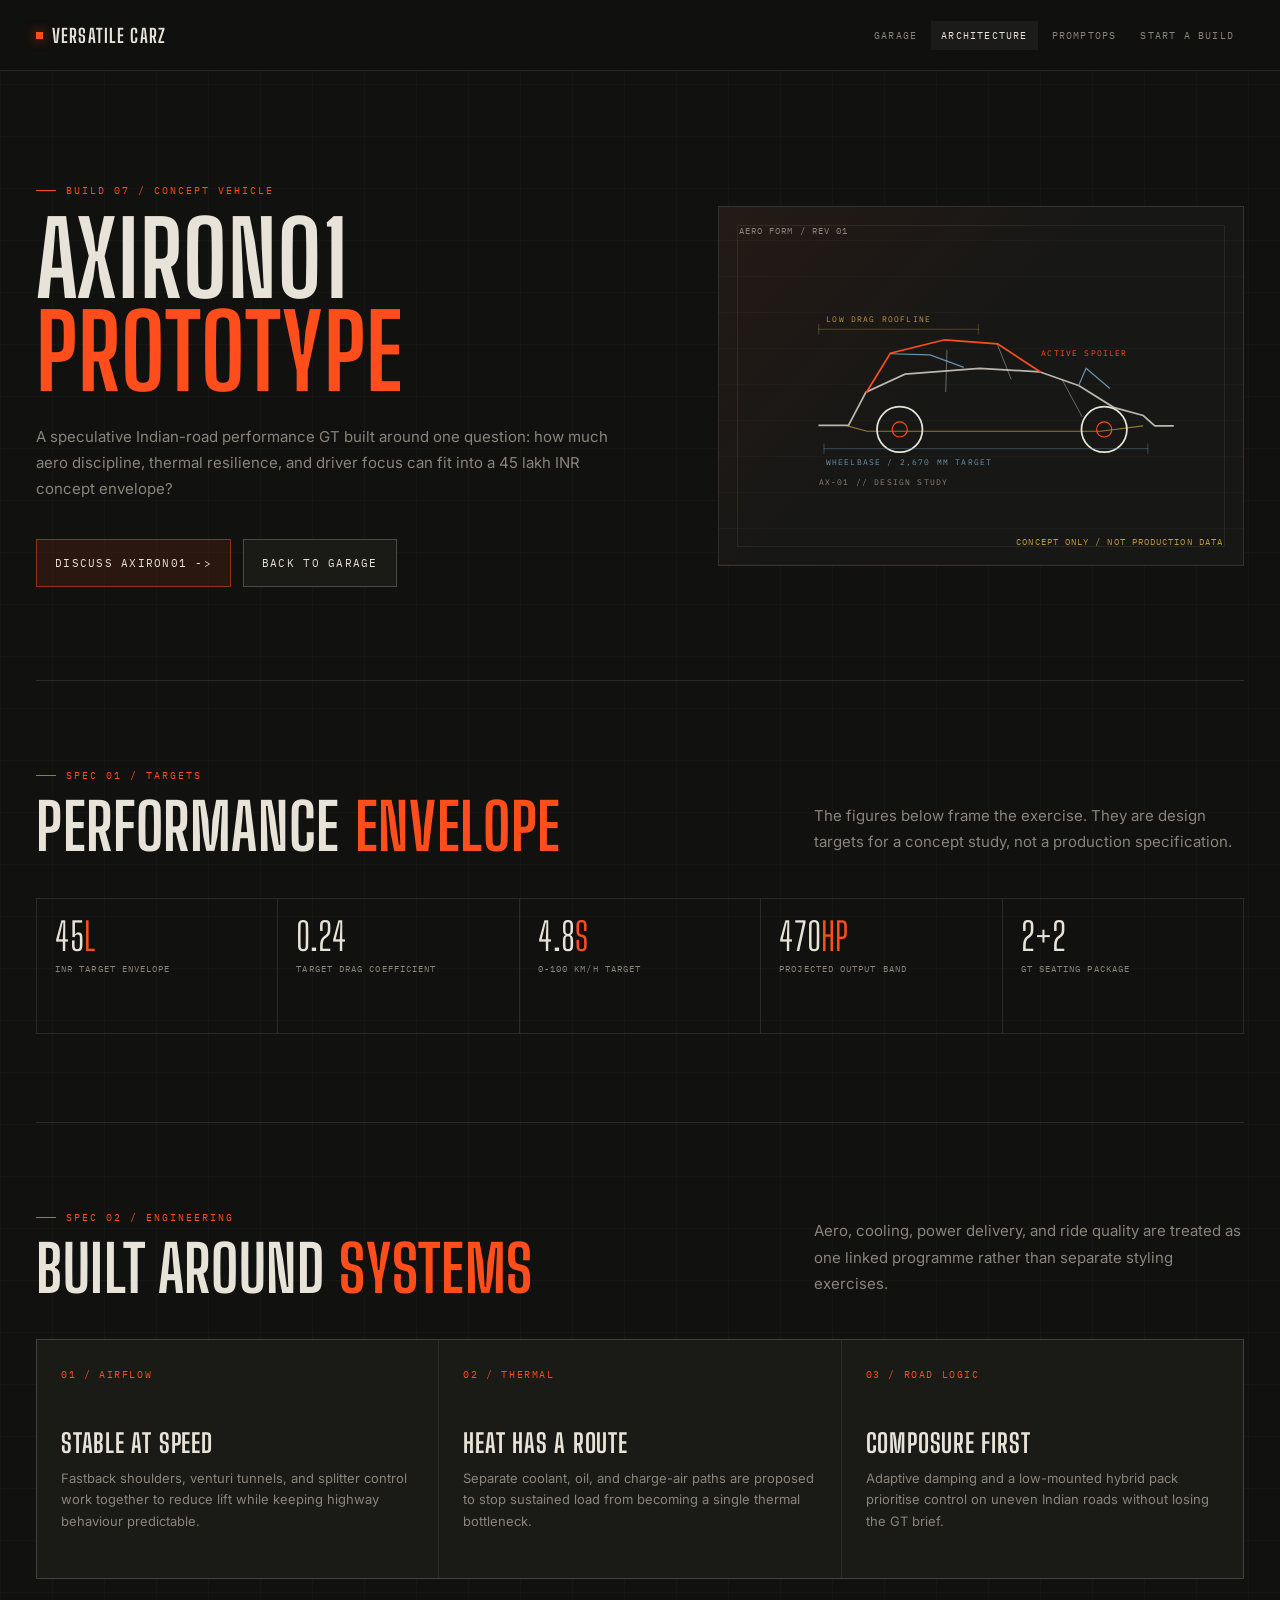
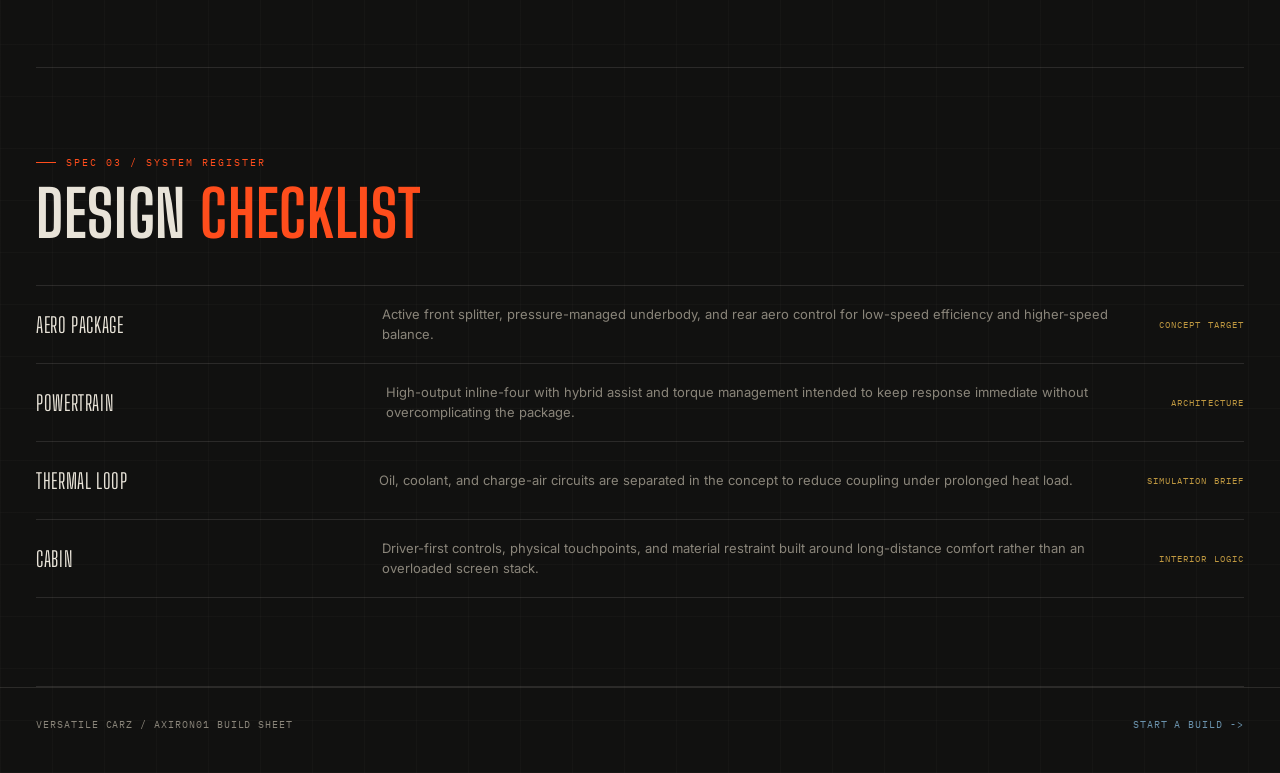
<file: axiron01.html>
<!doctype html>
<html lang="en">
<head>
  <meta charset="utf-8">
  <meta name="viewport" content="width=device-width, initial-scale=1">
  <meta name="description" content="Axiron01 concept vehicle build sheet by Versatile Carz.">
  <title>Axiron01 Prototype | Versatile Carz</title>
  <link rel="preconnect" href="https://fonts.googleapis.com">
  <link rel="preconnect" href="https://fonts.gstatic.com" crossorigin>
  <link href="https://fonts.googleapis.com/css2?family=Big+Shoulders+Display:wght@500;700;900&family=IBM+Plex+Mono:wght@400;500;600&family=Inter:wght@400;500&display=swap" rel="stylesheet">
  <link rel="stylesheet" href="dossier-pages.css">
</head>
<body class="dossier-page">
  <header class="dossier-header">
    <div class="page-wrap">
      <a class="dossier-brand" href="index.html">Versatile Carz</a>
      <nav class="dossier-nav" aria-label="Project navigation">
        <a href="index.html#garage">Garage</a>
        <a href="#architecture" aria-current="page">Architecture</a>
        <a href="promptops.html">PromptOps</a>
        <a href="promptops-intake.html">Start a Build</a>
      </nav>
    </div>
  </header>

  <main class="page-main">
    <div class="page-wrap">
      <section class="project-hero" id="top">
        <div>
          <div class="eyebrow">Build 07 / Concept Vehicle</div>
          <h1>Axiron01<br><em>Prototype</em></h1>
          <p class="lede">A speculative Indian-road performance GT built around one question: how much aero discipline, thermal resilience, and driver focus can fit into a 45 lakh INR concept envelope?</p>
          <div class="action-row">
            <a class="tech-btn primary" href="promptops-intake.html?prefillType=Automotive%20Craft&amp;prefillMsg=I%20want%20a%20full%20Axiron01%20engineering%20brief%20with%20aerodynamics%2C%20thermal%20strategy%2C%20and%20production%20logic.">Discuss Axiron01 -&gt;</a>
            <a class="tech-btn" href="index.html#garage">Back to Garage</a>
          </div>
        </div>
        <aside class="vehicle-stage" aria-label="Axiron01 concept vehicle side-profile diagram">
          <span class="stage-corner top">AERO FORM / REV 01</span>
          <svg viewBox="0 0 720 420" role="img" aria-label="Line drawing of the Axiron01 concept vehicle">
            <g fill="none" stroke-linecap="square">
              <path d="M83 279H133L163 222L230 191L358 181L461 187L529 211L588 248L639 262L659 280H690" stroke="#e8e3d8" stroke-width="3" opacity=".78"/>
              <path d="M164 222L205 155L298 132L389 139L462 187" stroke="#ff4d1c" stroke-width="3"/>
              <path d="M206 156L273 158L330 179M528 211L541 181L581 215" stroke="#6b93ad" stroke-width="2"/>
              <path d="M132 280L165 289L566 289L638 280" stroke="#bf9840" stroke-width="2" opacity=".75"/>
              <path d="M302 150L300 221M389 141L412 199M500 201L534 264" stroke="#e8e3d8" stroke-width="1.5" opacity=".46"/>
              <circle cx="221" cy="286" r="39" stroke="#e8e3d8" stroke-width="3"/>
              <circle cx="572" cy="286" r="39" stroke="#e8e3d8" stroke-width="3"/>
              <circle cx="221" cy="286" r="13" stroke="#ff4d1c" stroke-width="2"/>
              <circle cx="572" cy="286" r="13" stroke="#ff4d1c" stroke-width="2"/>
              <path d="M91 319H647M91 311V327M647 311V327" stroke="#6b93ad" stroke-width="1" opacity=".7"/>
              <path d="M82 114H356M82 106V122M356 106V122" stroke="#bf9840" stroke-width="1" opacity=".6"/>
            </g>
            <g font-family="IBM Plex Mono, monospace" font-size="13" letter-spacing="2">
              <text x="95" y="101" fill="#bf9840">LOW DRAG ROOFLINE</text>
              <text x="94" y="347" fill="#6b93ad">WHEELBASE / 2,670 MM TARGET</text>
              <text x="464" y="160" fill="#ff4d1c">ACTIVE SPOILER</text>
              <text x="82" y="381" fill="#8a857a">AX-01 // DESIGN STUDY</text>
            </g>
          </svg>
          <span class="stage-corner bottom">Concept only / Not production data</span>
        </aside>
      </section>

      <section class="section-block" id="architecture">
        <div class="section-heading">
          <div>
            <div class="eyebrow">Spec 01 / Targets</div>
            <h2>Performance <em>Envelope</em></h2>
          </div>
          <p class="lede">The figures below frame the exercise. They are design targets for a concept study, not a production specification.</p>
        </div>
        <div class="spec-grid">
          <div class="spec-item"><div class="spec-value">45<em>L</em></div><div class="spec-label">INR target envelope</div></div>
          <div class="spec-item"><div class="spec-value">0.24</div><div class="spec-label">Target drag coefficient</div></div>
          <div class="spec-item"><div class="spec-value">4.8<em>S</em></div><div class="spec-label">0-100 km/h target</div></div>
          <div class="spec-item"><div class="spec-value">470<em>HP</em></div><div class="spec-label">Projected output band</div></div>
          <div class="spec-item"><div class="spec-value">2+2</div><div class="spec-label">GT seating package</div></div>
        </div>
      </section>

      <section class="section-block">
        <div class="section-heading">
          <div>
            <div class="eyebrow">Spec 02 / Engineering</div>
            <h2>Built Around <em>Systems</em></h2>
          </div>
          <p class="lede">Aero, cooling, power delivery, and ride quality are treated as one linked programme rather than separate styling exercises.</p>
        </div>
        <div class="engineering-grid">
          <article class="engineering-item"><div class="engineering-index">01 / AIRFLOW</div><h3>Stable at speed</h3><p>Fastback shoulders, venturi tunnels, and splitter control work together to reduce lift while keeping highway behaviour predictable.</p></article>
          <article class="engineering-item"><div class="engineering-index">02 / THERMAL</div><h3>Heat has a route</h3><p>Separate coolant, oil, and charge-air paths are proposed to stop sustained load from becoming a single thermal bottleneck.</p></article>
          <article class="engineering-item"><div class="engineering-index">03 / ROAD LOGIC</div><h3>Composure first</h3><p>Adaptive damping and a low-mounted hybrid pack prioritise control on uneven Indian roads without losing the GT brief.</p></article>
        </div>
      </section>

      <section class="section-block">
        <div class="section-heading">
          <div>
            <div class="eyebrow">Spec 03 / System Register</div>
            <h2>Design <em>Checklist</em></h2>
          </div>
        </div>
        <div class="system-table">
          <div class="system-row"><div class="system-name">Aero Package</div><div class="system-detail">Active front splitter, pressure-managed underbody, and rear aero control for low-speed efficiency and higher-speed balance.</div><div class="system-status">Concept target</div></div>
          <div class="system-row"><div class="system-name">Powertrain</div><div class="system-detail">High-output inline-four with hybrid assist and torque management intended to keep response immediate without overcomplicating the package.</div><div class="system-status">Architecture</div></div>
          <div class="system-row"><div class="system-name">Thermal Loop</div><div class="system-detail">Oil, coolant, and charge-air circuits are separated in the concept to reduce coupling under prolonged heat load.</div><div class="system-status">Simulation brief</div></div>
          <div class="system-row"><div class="system-name">Cabin</div><div class="system-detail">Driver-first controls, physical touchpoints, and material restraint built around long-distance comfort rather than an overloaded screen stack.</div><div class="system-status">Interior logic</div></div>
        </div>
      </section>
    </div>
  </main>

  <footer class="dossier-footer">
    <div class="page-wrap"><p>Versatile Carz / Axiron01 build sheet</p><p><a href="promptops-intake.html">Start a build -&gt;</a></p></div>
  </footer>
</body>
</html>
</file>
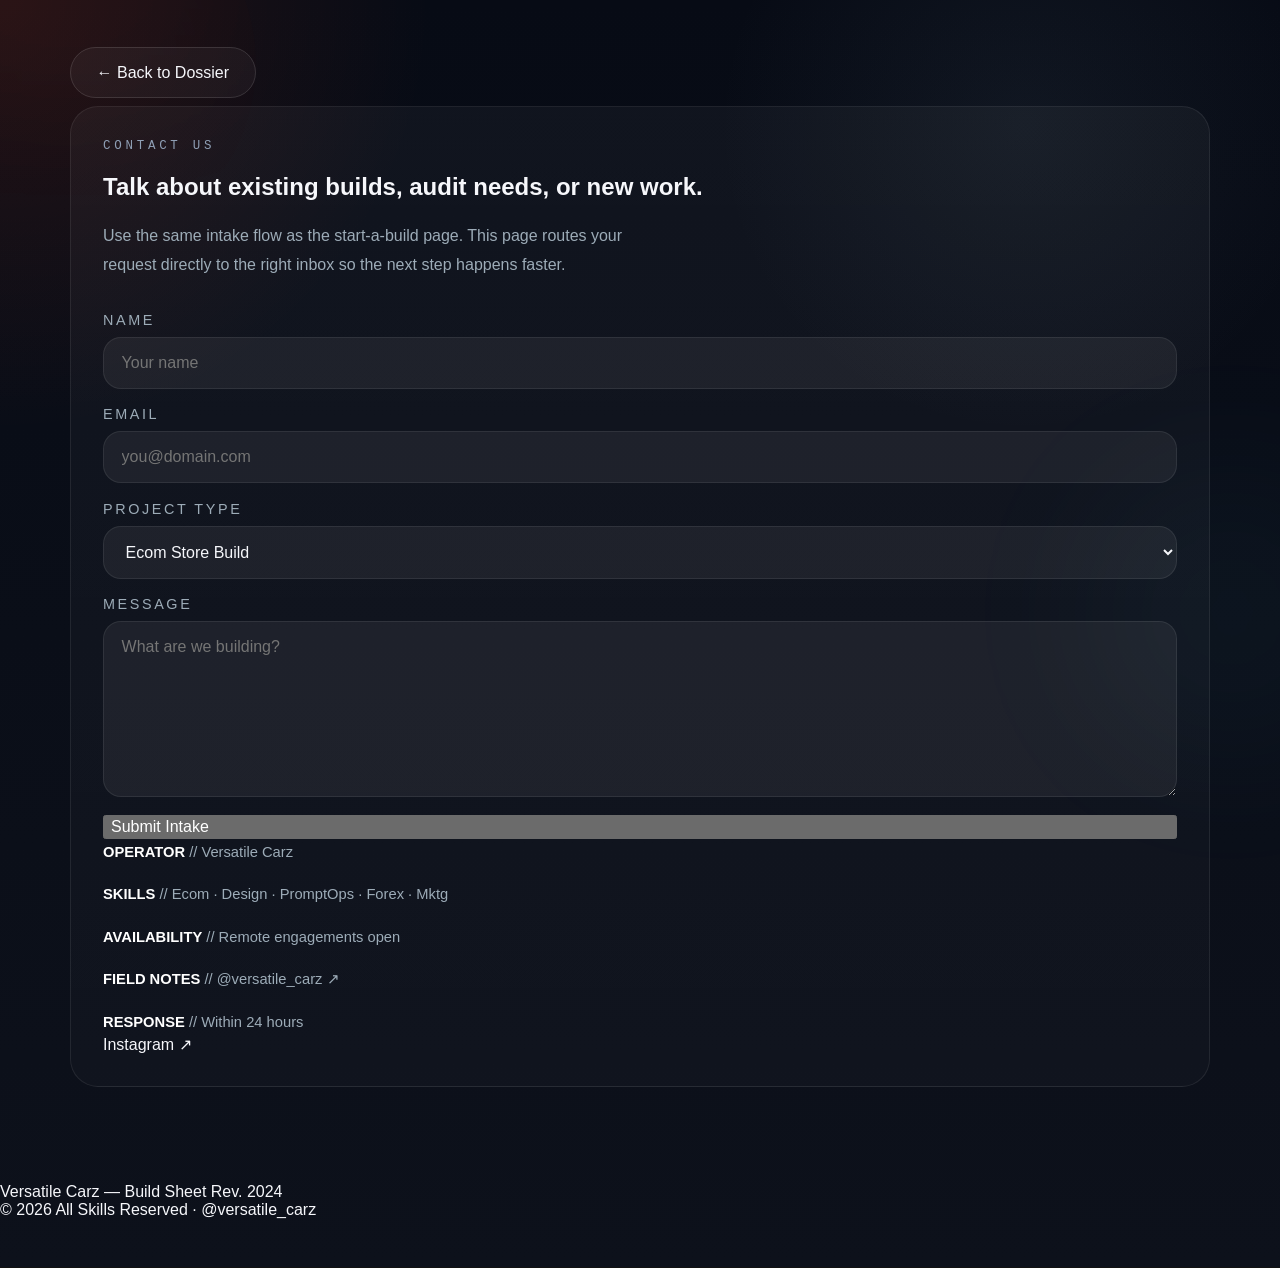
<file: contact.html>
<!doctype html>
<html lang="en">
<head>
  <meta charset="utf-8" />
  <meta name="viewport" content="width=device-width,initial-scale=1" />
  <title>Contact Us</title>
  <link rel="stylesheet" href="style.css" />
</head>
<body>
  <main class="page-container">
    <div class="wrap">
      <a href="index.html" class="switch-btn small">← Back to Dossier</a>
      <article class="capability-panel" style="margin-top:1.5rem;">
        <div class="eyebrow">CONTACT US</div>
        <h1>Talk about existing builds, audit needs, or new work.</h1>
        <p class="lede">Use the same intake flow as the start-a-build page. This page routes your request directly to the right inbox so the next step happens faster.</p>

        <div class="con-grid" style="margin-top:2rem;">
          <form id="intakeForm" onsubmit="return handleSubmit(event)" class="rv">
            <div class="field"><label for="fn">Name</label><input id="fn" type="text" required placeholder="Your name"></div>
            <div class="field"><label for="fe">Email</label><input id="fe" type="email" required placeholder="you@domain.com"></div>
            <div class="field"><label for="ft">Project Type</label>
              <select id="ft">
                <option>Ecom Store Build</option>
                <option>Web Design</option>
                <option>PromptOps System</option>
                <option>Trading Consult</option>
                <option>Brand & Marketing</option>
                <option>Something Else</option>
              </select>
            </div>
            <div class="field"><label for="fm">Message</label><textarea id="fm" required placeholder="What are we building?"></textarea></div>
            <button class="btn primary" type="submit" id="submitBtn">
              Submit Intake
              <span class="bwave"></span><span class="bsweep"></span><span class="bglass"></span>
            </button>
            <p id="emailFallback" class="ft-t" hidden style="margin-top:14px;"></p>
          </form>
          <div class="rv2">
            <div class="reg-card">
              <div><b>OPERATOR</b> // Versatile Carz</div>
              <div><b>SKILLS</b> // Ecom · Design · PromptOps · Forex · Mktg</div>
              <div><b>AVAILABILITY</b> // Remote engagements open</div>
              <div><b>FIELD NOTES</b> // <a href="https://www.youtube.com/@Versatile_carz" target="_blank" rel="noopener">@versatile_carz ↗</a></div>
              <div><b>RESPONSE</b> // Within 24 hours</div>
            </div>
            <div class="soc-row">
              <a class="btn sm" href="https://www.instagram.com/versatile_carz/" target="_blank" rel="noopener">Instagram ↗<span class="bwave"></span><span class="bsweep"></span><span class="bglass"></span></a>
            </div>
          </div>
        </div>
      </article>
    </div>
  </main>

  <footer>
    <div class="w">
      <div class="ft-rule"></div>
      <div class="ft-row">
        <div class="ft-t">Versatile Carz — Build Sheet Rev. 2024</div>
        <div class="ft-t">© <span id="yr"></span> All Skills Reserved · <a class="ft-ig" href="https://www.instagram.com/versatile_carz/" target="_blank" rel="noopener">@versatile_carz</a></div>
      </div>
    </div>
  </footer>

  <script>
    function handleSubmit(e){
      e.preventDefault();
      const name = document.getElementById('fn')?.value.trim();
      const email = document.getElementById('fe')?.value.trim();
      const type = document.getElementById('ft')?.value || '';
      const msg = document.getElementById('fm')?.value.trim();
      const btn = document.getElementById('submitBtn');
      const to = 'kaveeshshadow@gmail.com';
      const subject = `Build Intake — ${type} — ${name || 'New Lead'}`;
      const messageBody = `Name: ${name}\nEmail: ${email}\nProject Type: ${type}\n\nMessage:\n${msg}`;
      const mailto = `mailto:${to}?subject=${encodeURIComponent(subject)}&body=${encodeURIComponent(messageBody)}`;
      const gmail = `https://mail.google.com/mail/?view=cm&fs=1&to=${encodeURIComponent(to)}&su=${encodeURIComponent(subject)}&body=${encodeURIComponent(messageBody)}`;
      const fallback = document.getElementById('emailFallback');
      fallback.hidden = false;
      fallback.innerHTML = `If no email window opens, <a href="${gmail}" target="_blank" rel="noopener">open Gmail</a> or <a href="${mailto.replace(/&/g, '&amp;')}">open your email app</a>.`;
      window.open(gmail, '_blank', 'noopener');
      btn.innerHTML = 'Intake Logged ✓<span class="bwave"></span><span class="bsweep"></span><span class="bglass"></span>';
      btn.disabled = true;
      setTimeout(() => {
        btn.innerHTML = 'Submit Intake<span class="bwave"></span><span class="bsweep"></span><span class="bglass"></span>';
        btn.disabled = false;
      }, 3000);
      return false;
    }
    document.getElementById('yr').textContent = new Date().getFullYear();
  </script>
</body>
</html>
</file>
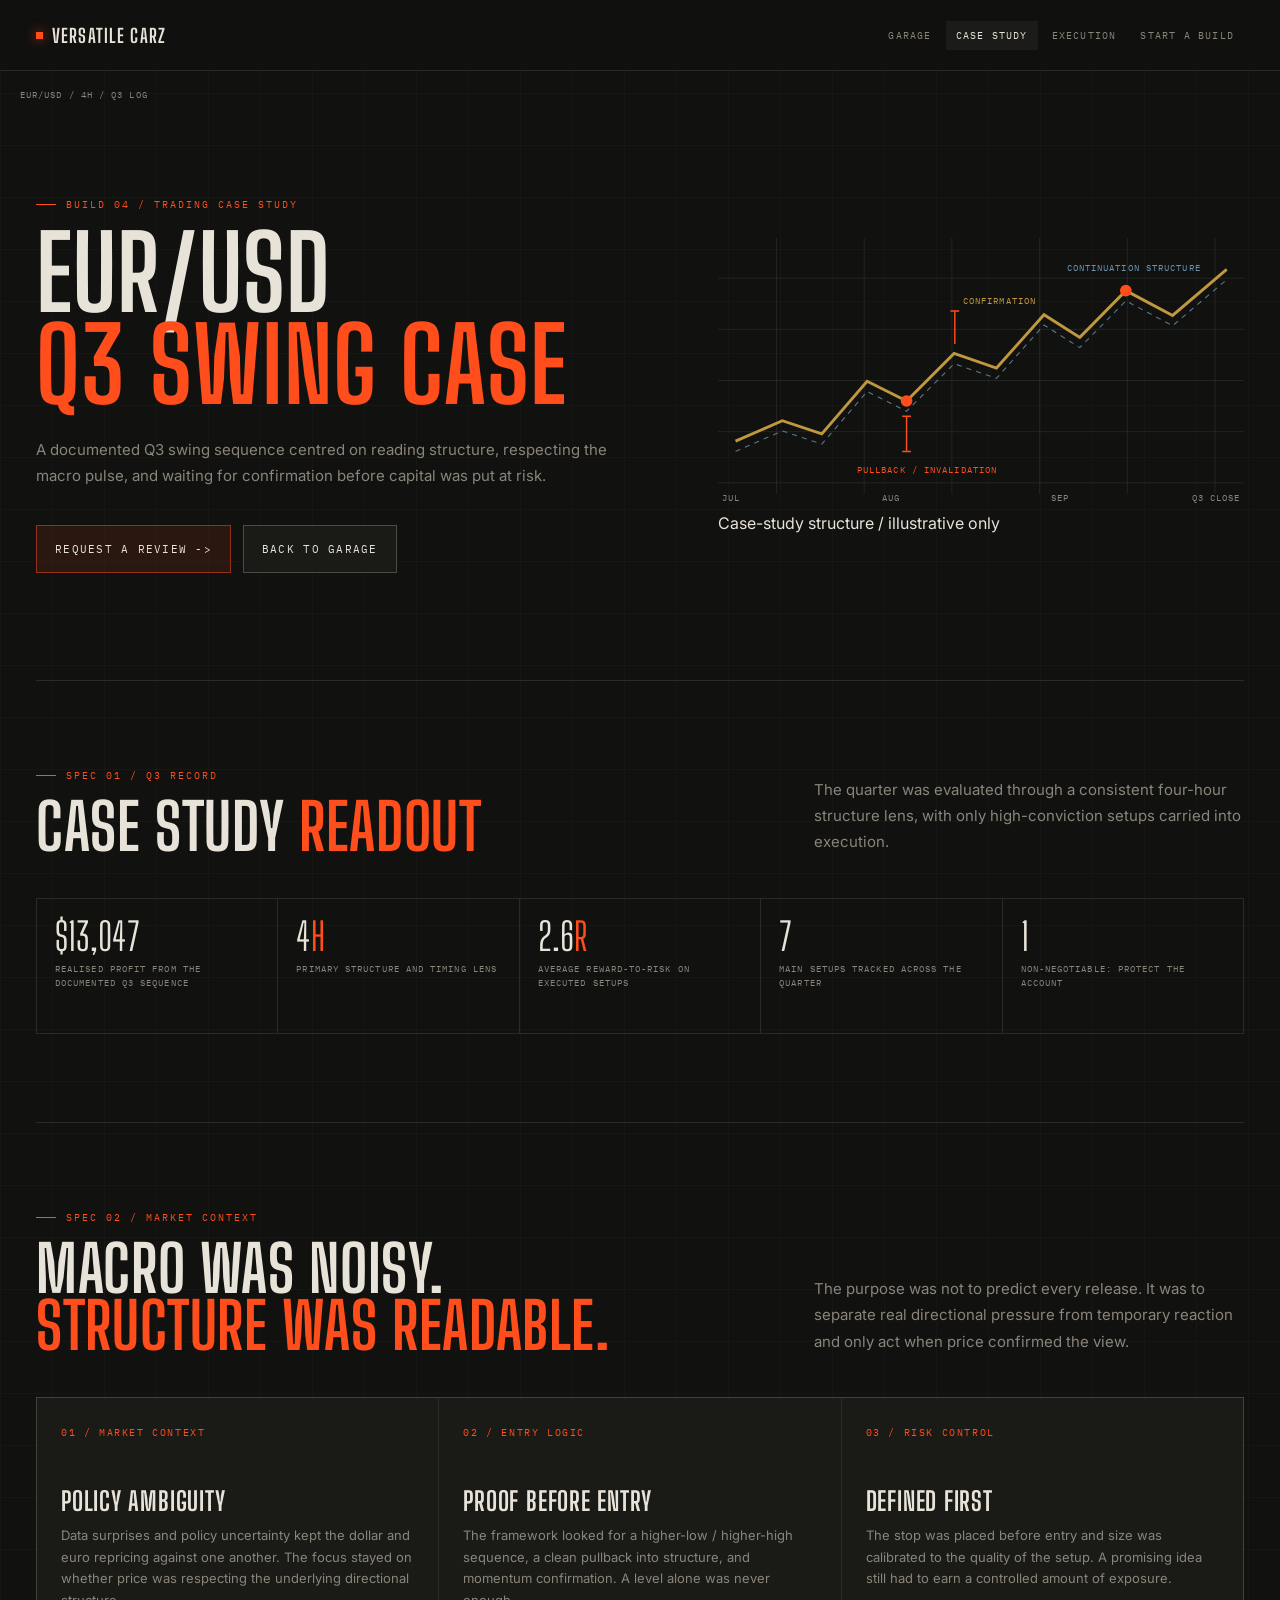
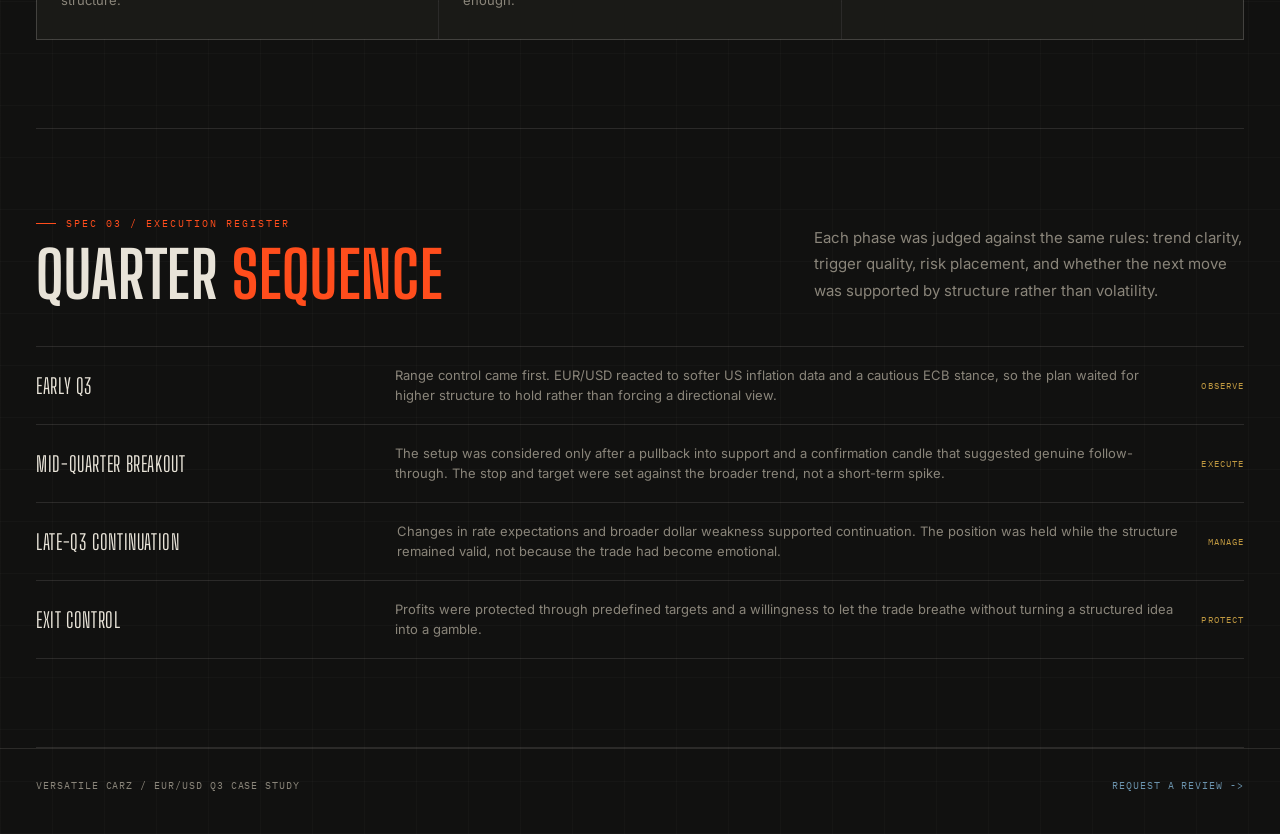
<file: eurusd-q3.html>
<!doctype html>
<html lang="en">
<head>
  <meta charset="utf-8">
  <meta name="viewport" content="width=device-width, initial-scale=1">
  <meta name="description" content="EUR/USD Q3 swing case study by Versatile Carz.">
  <title>EUR/USD Q3 Case Study | Versatile Carz</title>
  <link rel="preconnect" href="https://fonts.googleapis.com">
  <link rel="preconnect" href="https://fonts.gstatic.com" crossorigin>
  <link href="https://fonts.googleapis.com/css2?family=Big+Shoulders+Display:wght@500;700;900&family=IBM+Plex+Mono:wght@400;500;600&family=Inter:wght@400;500&display=swap" rel="stylesheet">
  <link rel="stylesheet" href="dossier-pages.css">
</head>
<body class="dossier-page">
  <header class="dossier-header">
    <div class="page-wrap">
      <a class="dossier-brand" href="index.html">Versatile Carz</a>
      <nav class="dossier-nav" aria-label="Case study navigation">
        <a href="index.html#garage">Garage</a>
        <a href="#case" aria-current="page">Case Study</a>
        <a href="#execution">Execution</a>
        <a href="promptops-intake.html">Start a Build</a>
      </nav>
    </div>
  </header>

  <main class="page-main">
    <div class="page-wrap">
      <section class="project-hero" id="case">
        <div>
          <div class="eyebrow">Build 04 / Trading Case Study</div>
          <h1>EUR/USD<br><em>Q3 Swing Case</em></h1>
          <p class="lede">A documented Q3 swing sequence centred on reading structure, respecting the macro pulse, and waiting for confirmation before capital was put at risk.</p>
          <div class="action-row">
            <a class="tech-btn primary" href="promptops-intake.html?prefillType=Trading%20Consult&amp;prefillMsg=I%20need%20a%20EUR%2FUSD%20trade%20review%20and%20would%20like%20to%20discuss%20the%20Q3%20case%20study%20in%20detail.">Request a review -&gt;</a>
            <a class="tech-btn" href="index.html#garage">Back to Garage</a>
          </div>
        </div>
        <aside class="chart-stage" aria-label="EUR/USD illustrative four-hour market structure chart">
          <span class="stage-corner top">EUR/USD / 4H / Q3 LOG</span>
          <svg viewBox="0 0 720 370" role="img" aria-label="Illustrative EUR/USD market structure chart showing pullback and continuation">
            <g stroke="#e8e3d8" stroke-width="1" opacity=".12">
              <path d="M0 55H720M0 125H720M0 195H720M0 265H720M0 335H720"/>
              <path d="M80 0V350M200 0V350M320 0V350M440 0V350M560 0V350M680 0V350"/>
            </g>
            <path d="M24 278L88 250L142 268L204 196L258 223L323 158L381 178L446 105L495 136L558 72L622 106L696 43" fill="none" stroke="#bf9840" stroke-width="4"/>
            <path d="M24 292L88 264L142 282L204 210L258 237L323 172L381 192L446 119L495 150L558 86L622 120L696 57" fill="none" stroke="#6b93ad" stroke-width="1.5" stroke-dasharray="7 7" opacity=".8"/>
            <path d="M258 244L258 292M252 244H264M252 292H264" stroke="#ff4d1c" stroke-width="2"/>
            <path d="M324 145L324 100M318 100H330" stroke="#ff4d1c" stroke-width="2"/>
            <circle cx="258" cy="223" r="8" fill="#ff4d1c"/>
            <circle cx="558" cy="72" r="8" fill="#ff4d1c"/>
            <g font-family="IBM Plex Mono, monospace" font-size="12" letter-spacing="1.5">
              <text x="190" y="322" fill="#ff4d1c">PULLBACK / INVALIDATION</text>
              <text x="335" y="90" fill="#bf9840">CONFIRMATION</text>
              <text x="477" y="45" fill="#6b93ad">CONTINUATION STRUCTURE</text>
              <text x="5" y="360" fill="#8a857a">JUL</text>
              <text x="224" y="360" fill="#8a857a">AUG</text>
              <text x="455" y="360" fill="#8a857a">SEP</text>
              <text x="648" y="360" fill="#8a857a">Q3 CLOSE</text>
            </g>
          </svg>
          <div class="chart-readout">Case-study structure / illustrative only</div>
        </aside>
      </section>

      <section class="section-block">
        <div class="section-heading">
          <div>
            <div class="eyebrow">Spec 01 / Q3 Record</div>
            <h2>Case Study <em>Readout</em></h2>
          </div>
          <p class="lede">The quarter was evaluated through a consistent four-hour structure lens, with only high-conviction setups carried into execution.</p>
        </div>
        <div class="spec-grid">
          <div class="spec-item"><div class="spec-value">$13,047</div><div class="spec-label">Realised profit from the documented Q3 sequence</div></div>
          <div class="spec-item"><div class="spec-value">4<em>H</em></div><div class="spec-label">Primary structure and timing lens</div></div>
          <div class="spec-item"><div class="spec-value">2.6<em>R</em></div><div class="spec-label">Average reward-to-risk on executed setups</div></div>
          <div class="spec-item"><div class="spec-value">7</div><div class="spec-label">Main setups tracked across the quarter</div></div>
          <div class="spec-item"><div class="spec-value">1</div><div class="spec-label">Non-negotiable: protect the account</div></div>
        </div>
      </section>

      <section class="section-block">
        <div class="section-heading">
          <div>
            <div class="eyebrow">Spec 02 / Market Context</div>
            <h2>Macro Was Noisy.<br><em>Structure Was Readable.</em></h2>
          </div>
          <p class="lede">The purpose was not to predict every release. It was to separate real directional pressure from temporary reaction and only act when price confirmed the view.</p>
        </div>
        <div class="engineering-grid">
          <article class="engineering-item"><div class="engineering-index">01 / MARKET CONTEXT</div><h3>Policy ambiguity</h3><p>Data surprises and policy uncertainty kept the dollar and euro repricing against one another. The focus stayed on whether price was respecting the underlying directional structure.</p></article>
          <article class="engineering-item"><div class="engineering-index">02 / ENTRY LOGIC</div><h3>Proof before entry</h3><p>The framework looked for a higher-low / higher-high sequence, a clean pullback into structure, and momentum confirmation. A level alone was never enough.</p></article>
          <article class="engineering-item"><div class="engineering-index">03 / RISK CONTROL</div><h3>Defined first</h3><p>The stop was placed before entry and size was calibrated to the quality of the setup. A promising idea still had to earn a controlled amount of exposure.</p></article>
        </div>
      </section>

      <section class="section-block" id="execution">
        <div class="section-heading">
          <div>
            <div class="eyebrow">Spec 03 / Execution Register</div>
            <h2>Quarter <em>Sequence</em></h2>
          </div>
          <p class="lede">Each phase was judged against the same rules: trend clarity, trigger quality, risk placement, and whether the next move was supported by structure rather than volatility.</p>
        </div>
        <div class="system-table">
          <div class="system-row"><div class="system-name">Early Q3</div><div class="system-detail">Range control came first. EUR/USD reacted to softer US inflation data and a cautious ECB stance, so the plan waited for higher structure to hold rather than forcing a directional view.</div><div class="system-status">Observe</div></div>
          <div class="system-row"><div class="system-name">Mid-Quarter Breakout</div><div class="system-detail">The setup was considered only after a pullback into support and a confirmation candle that suggested genuine follow-through. The stop and target were set against the broader trend, not a short-term spike.</div><div class="system-status">Execute</div></div>
          <div class="system-row"><div class="system-name">Late-Q3 Continuation</div><div class="system-detail">Changes in rate expectations and broader dollar weakness supported continuation. The position was held while the structure remained valid, not because the trade had become emotional.</div><div class="system-status">Manage</div></div>
          <div class="system-row"><div class="system-name">Exit Control</div><div class="system-detail">Profits were protected through predefined targets and a willingness to let the trade breathe without turning a structured idea into a gamble.</div><div class="system-status">Protect</div></div>
        </div>
      </section>
    </div>
  </main>

  <footer class="dossier-footer">
    <div class="page-wrap"><p>Versatile Carz / EUR/USD Q3 case study</p><p><a href="promptops-intake.html?prefillType=Trading%20Consult">Request a review -&gt;</a></p></div>
  </footer>
</body>
</html>
</file>
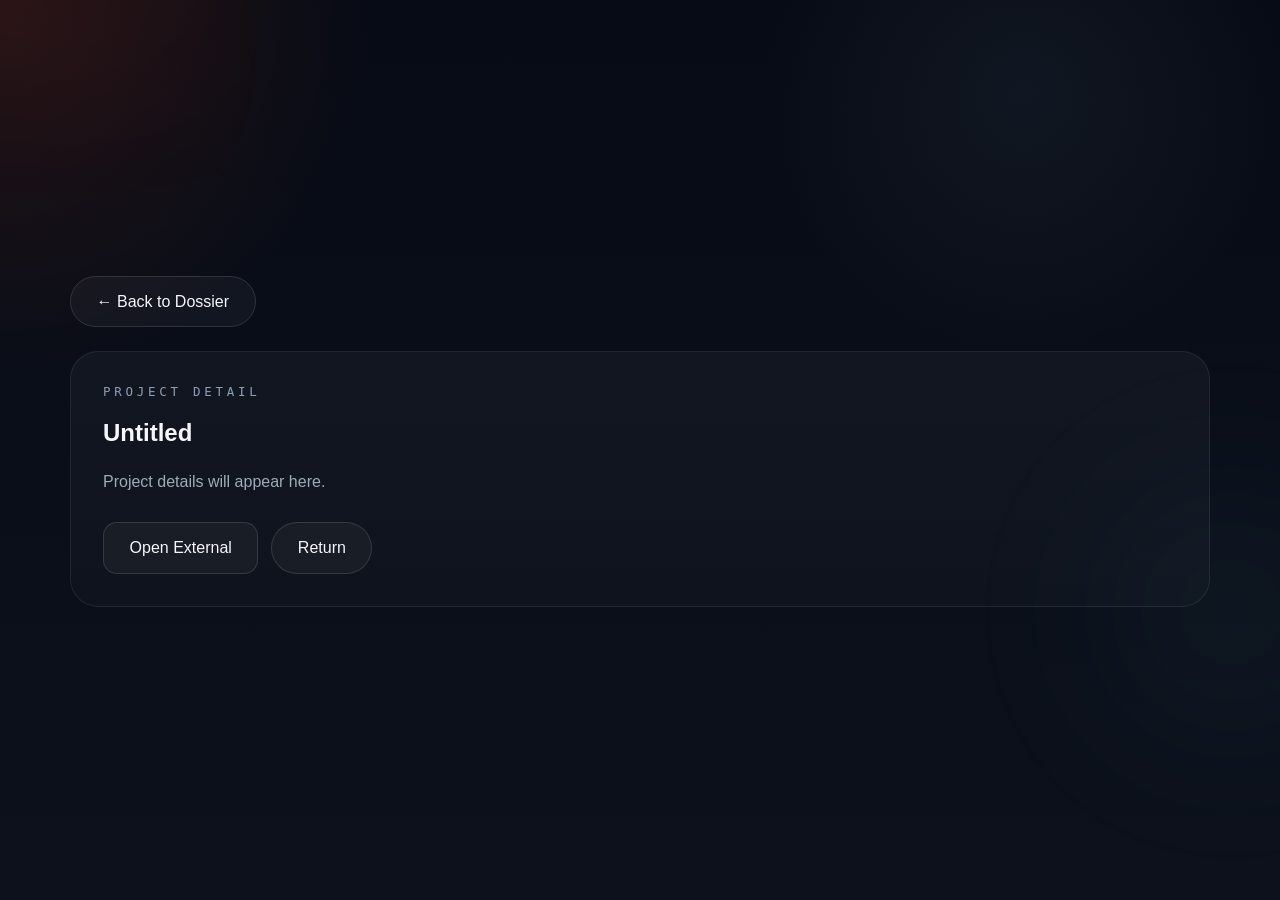
<file: project.html>
<!doctype html>
<html lang="en">
<head>
  <meta charset="utf-8" />
  <meta name="viewport" content="width=device-width,initial-scale=1" />
  <title>Project — Detail</title>
  <link rel="stylesheet" href="style.css">
</head>
<body>
  <main class="page-container">
    <div class="wrap">
      <a href="index.html" class="switch-btn small">← Back to Dossier</a>
      <article class="capability-panel" id="projectPanel">
        <div class="eyebrow">PROJECT DETAIL</div>
        <h1 id="projectTitle">Project</h1>
        <p id="projectDesc" class="lede">Loading…</p>
        <div style="margin-top:1.6rem; display:flex; gap:0.8rem; align-items:center;">
          <a id="openExternal" class="switch-btn btn-large" href="#">Open External</a>
          <a href="index.html" class="switch-btn">Return</a>
        </div>
      </article>
    </div>
  </main>
  <script>
    const builds = [
      { title: 'Brand X Shopify Store', description: 'Shopify storefront built for premium merch, fast checkout, and conversion-first layout.', link: 'https://www.shopify.com' },
      { title: 'Luxury Rebrand Web Flow', description: 'High-end design system paired with micro-interactions and polished brand motion.', link: '#' },
      { title: 'PromptOps Launch Stack', description: 'A prompt pipeline for creative briefs, drafts, critiques, and final polish.', link: '#' },
      { title: 'Forex Dashboard Concept', description: 'Trading desk UI with price telemetries, risk overlays, and momentum signals.', link: '#' }
    ];

    const params = new URLSearchParams(location.search);
    const project = params.get('project') || '';
    const titleEl = document.getElementById('projectTitle');
    const descEl = document.getElementById('projectDesc');
    const openExternal = document.getElementById('openExternal');
    const found = builds.find(b => b.title === project) || { title: project || 'Untitled', description: 'Project details will appear here.', link: '#' };
    titleEl.textContent = found.title;
    descEl.textContent = found.description;
    openExternal.href = found.link || '#';
    if (found.link && found.link !== '#') openExternal.setAttribute('target','_blank');
    else openExternal.classList.add('disabled');
  </script>
</body>
</html>
</file>
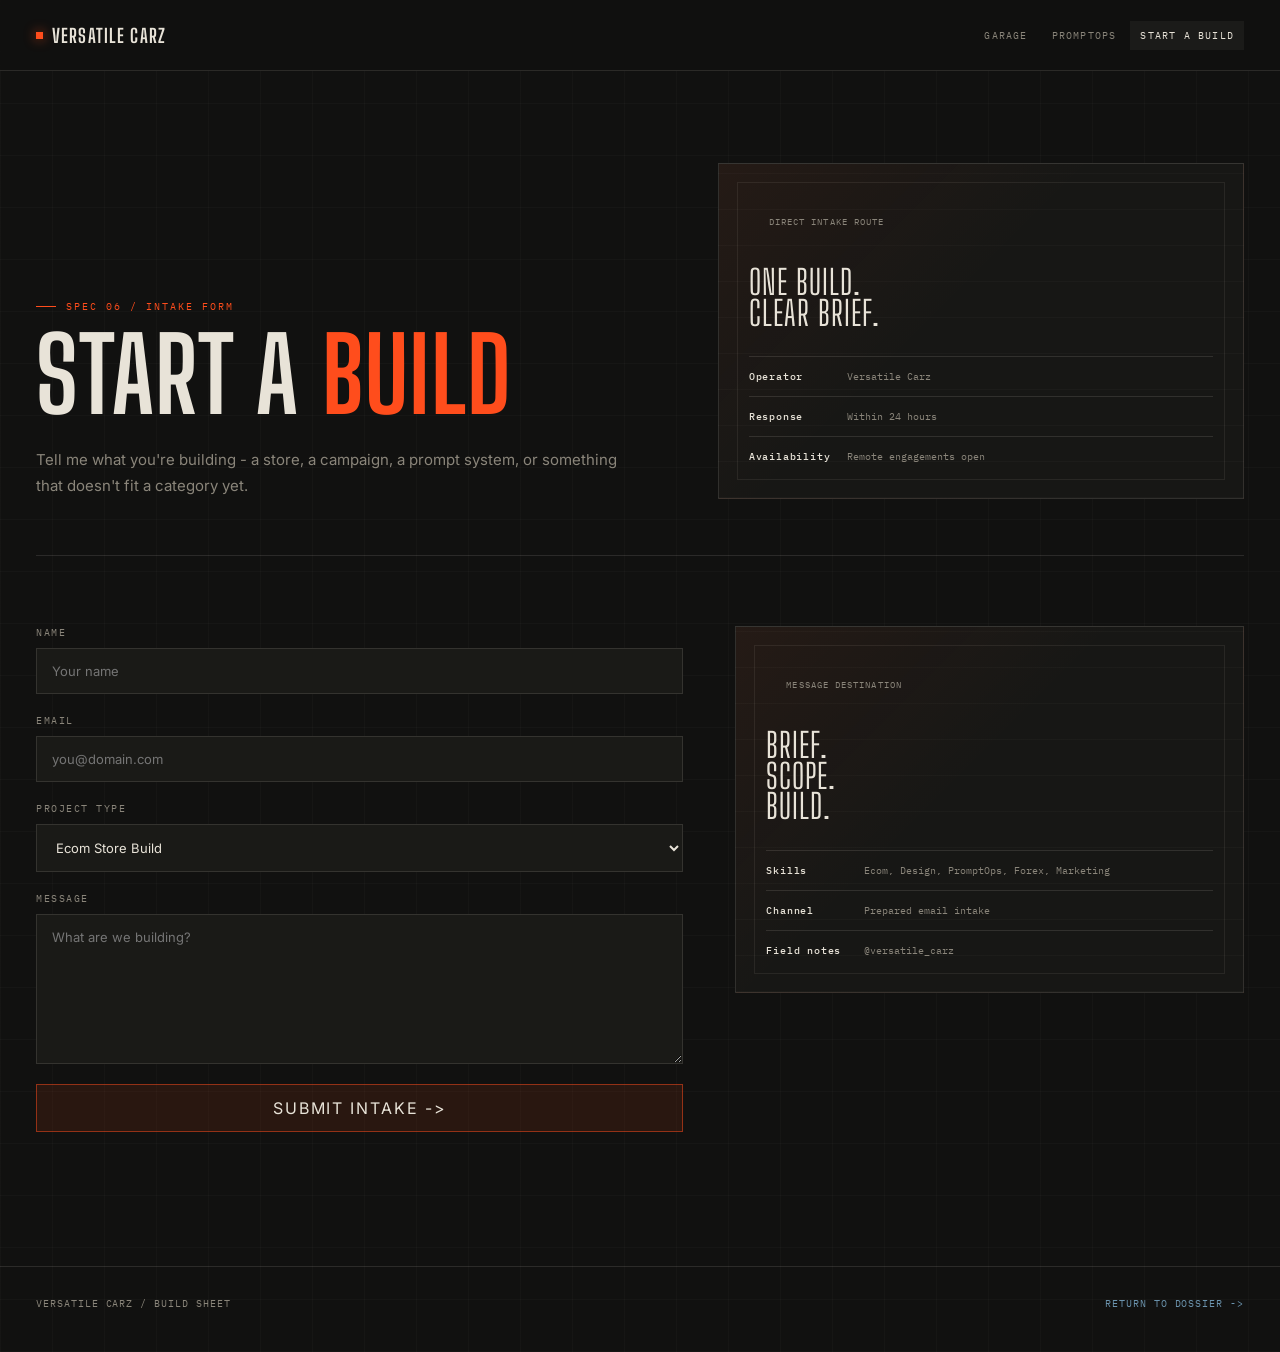
<file: promptops-intake.html>
<!doctype html>
<html lang="en">
<head>
  <meta charset="utf-8">
  <meta name="viewport" content="width=device-width, initial-scale=1">
  <meta name="description" content="Start a PromptOps build with Versatile Carz.">
  <title>Start a Build | Versatile Carz</title>
  <link rel="preconnect" href="https://fonts.googleapis.com">
  <link rel="preconnect" href="https://fonts.gstatic.com" crossorigin>
  <link href="https://fonts.googleapis.com/css2?family=Big+Shoulders+Display:wght@500;700;900&family=IBM+Plex+Mono:wght@400;500;600&family=Inter:wght@400;500&display=swap" rel="stylesheet">
  <link rel="stylesheet" href="dossier-pages.css">
</head>
<body class="dossier-page">
  <header class="dossier-header">
    <div class="page-wrap">
      <a class="dossier-brand" href="index.html">Versatile Carz</a>
      <nav class="dossier-nav" aria-label="Intake navigation">
        <a href="index.html#garage">Garage</a>
        <a href="promptops.html">PromptOps</a>
        <a href="#intake" aria-current="page">Start a Build</a>
      </nav>
    </div>
  </header>

  <main class="page-main">
    <div class="page-wrap">
      <section class="intake-hero">
        <div>
          <div class="eyebrow">Spec 06 / Intake Form</div>
          <h1>Start A <em>Build</em></h1>
          <p class="lede">Tell me what you're building - a store, a campaign, a prompt system, or something that doesn't fit a category yet.</p>
        </div>
        <aside class="intake-aside" aria-label="Operator availability">
          <div class="stage-corner top">Direct intake route</div>
          <div class="aside-title">One build.<br>Clear brief.</div>
          <div class="aside-list">
            <div><b>Operator</b><span>Versatile Carz</span></div>
            <div><b>Response</b><span>Within 24 hours</span></div>
            <div><b>Availability</b><span>Remote engagements open</span></div>
          </div>
        </aside>
      </section>

      <section class="intake-section" id="intake">
        <div class="intake-grid">
          <form class="intake-form" id="intakeForm">
            <div class="form-field"><label for="name">Name</label><input id="name" name="name" type="text" autocomplete="name" required placeholder="Your name"></div>
            <div class="form-field"><label for="email">Email</label><input id="email" name="email" type="email" autocomplete="email" required placeholder="you@domain.com"></div>
            <div class="form-field"><label for="projectType">Project Type</label>
              <select id="projectType" name="projectType">
                <option>Ecom Store Build</option>
                <option>Web Design</option>
                <option>PromptOps System</option>
                <option>Trading Consult</option>
                <option>Brand &amp; Marketing</option>
                <option>Automotive Craft</option>
                <option>Something Else</option>
              </select>
            </div>
            <div class="form-field"><label for="message">Message</label><textarea id="message" name="message" required placeholder="What are we building?"></textarea></div>
            <button class="tech-btn primary" type="submit" id="submitButton">Submit Intake -&gt;</button>
            <p class="form-status" id="formStatus" aria-live="polite"></p>
          </form>
          <aside class="intake-aside" aria-label="Intake details">
            <div class="stage-corner top">Message destination</div>
            <div class="aside-title">Brief.<br>Scope.<br>Build.</div>
            <div class="aside-list">
              <div><b>Skills</b><span>Ecom, Design, PromptOps, Forex, Marketing</span></div>
              <div><b>Channel</b><span>Prepared email intake</span></div>
              <div><b>Field notes</b><span>@versatile_carz</span></div>
            </div>
          </aside>
        </div>
      </section>
    </div>
  </main>

  <footer class="dossier-footer">
    <div class="page-wrap"><p>Versatile Carz / Build Sheet</p><p><a href="index.html">Return to dossier -&gt;</a></p></div>
  </footer>

  <script>
    const recipient = 'kaveeshshadow@gmail.com';
    const form = document.getElementById('intakeForm');
    const projectType = document.getElementById('projectType');
    const message = document.getElementById('message');
    const status = document.getElementById('formStatus');
    const allowedTypes = new Set([...projectType.options].map(option => option.value));
    const params = new URLSearchParams(window.location.search);
    const prefilledType = params.get('prefillType');
    const prefilledMessage = params.get('prefillMsg');

    if (allowedTypes.has(prefilledType)) projectType.value = prefilledType;
    if (prefilledMessage) message.value = prefilledMessage;

    form.addEventListener('submit', event => {
      event.preventDefault();
      const name = document.getElementById('name').value.trim();
      const email = document.getElementById('email').value.trim();
      const type = projectType.value;
      const details = message.value.trim();
      const subject = `Build Intake - ${type} - ${name || 'New Lead'}`;
      const body = `Name: ${name}\nEmail: ${email}\nProject Type: ${type}\n\nMessage:\n${details}`;
      const mailto = `mailto:${recipient}?subject=${encodeURIComponent(subject)}&body=${encodeURIComponent(body)}`;
      const gmail = `https://mail.google.com/mail/?view=cm&fs=1&to=${encodeURIComponent(recipient)}&su=${encodeURIComponent(subject)}&body=${encodeURIComponent(body)}`;
      status.innerHTML = `If no email window opens, <a href="${gmail}" target="_blank" rel="noopener">open Gmail</a> or <a href="${mailto.replace(/&/g, '&amp;')}">open your email app</a>.`;
      window.open(gmail, '_blank', 'noopener');
    });
  </script>
</body>
</html>
</file>
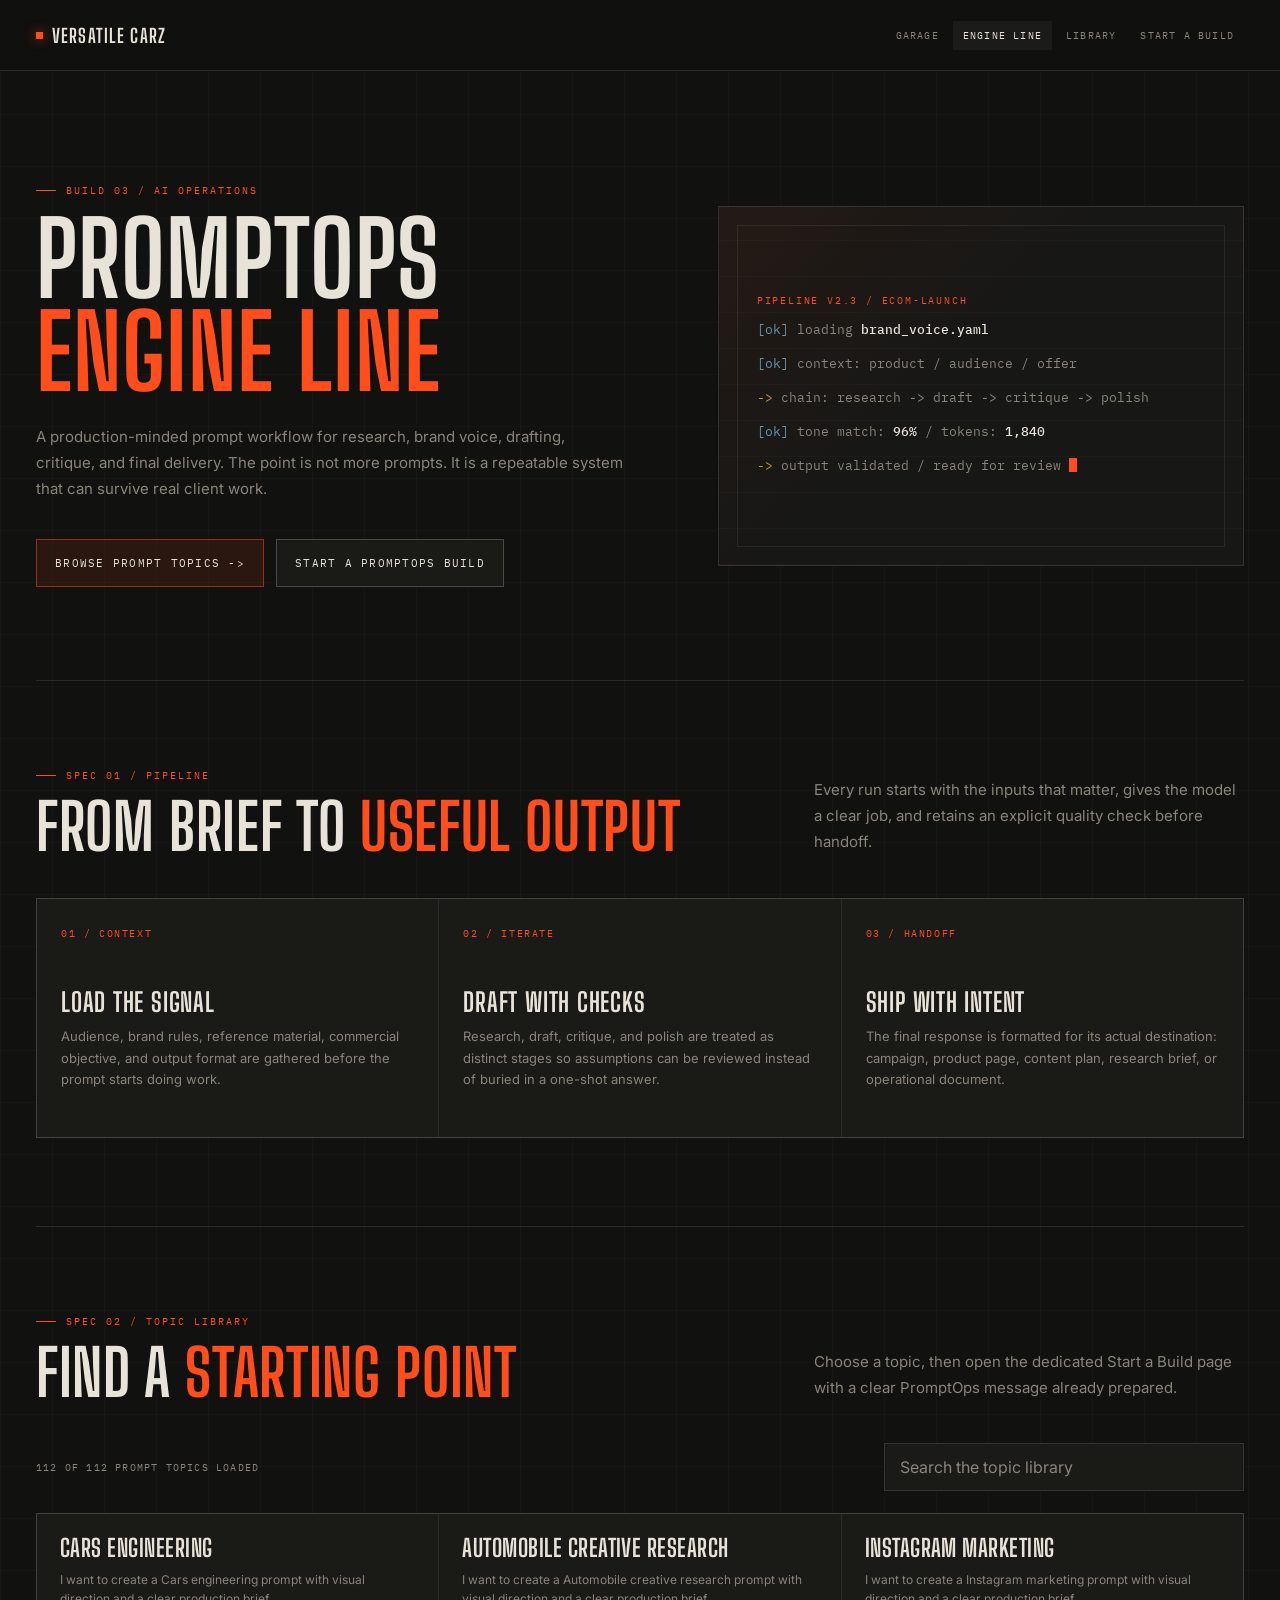
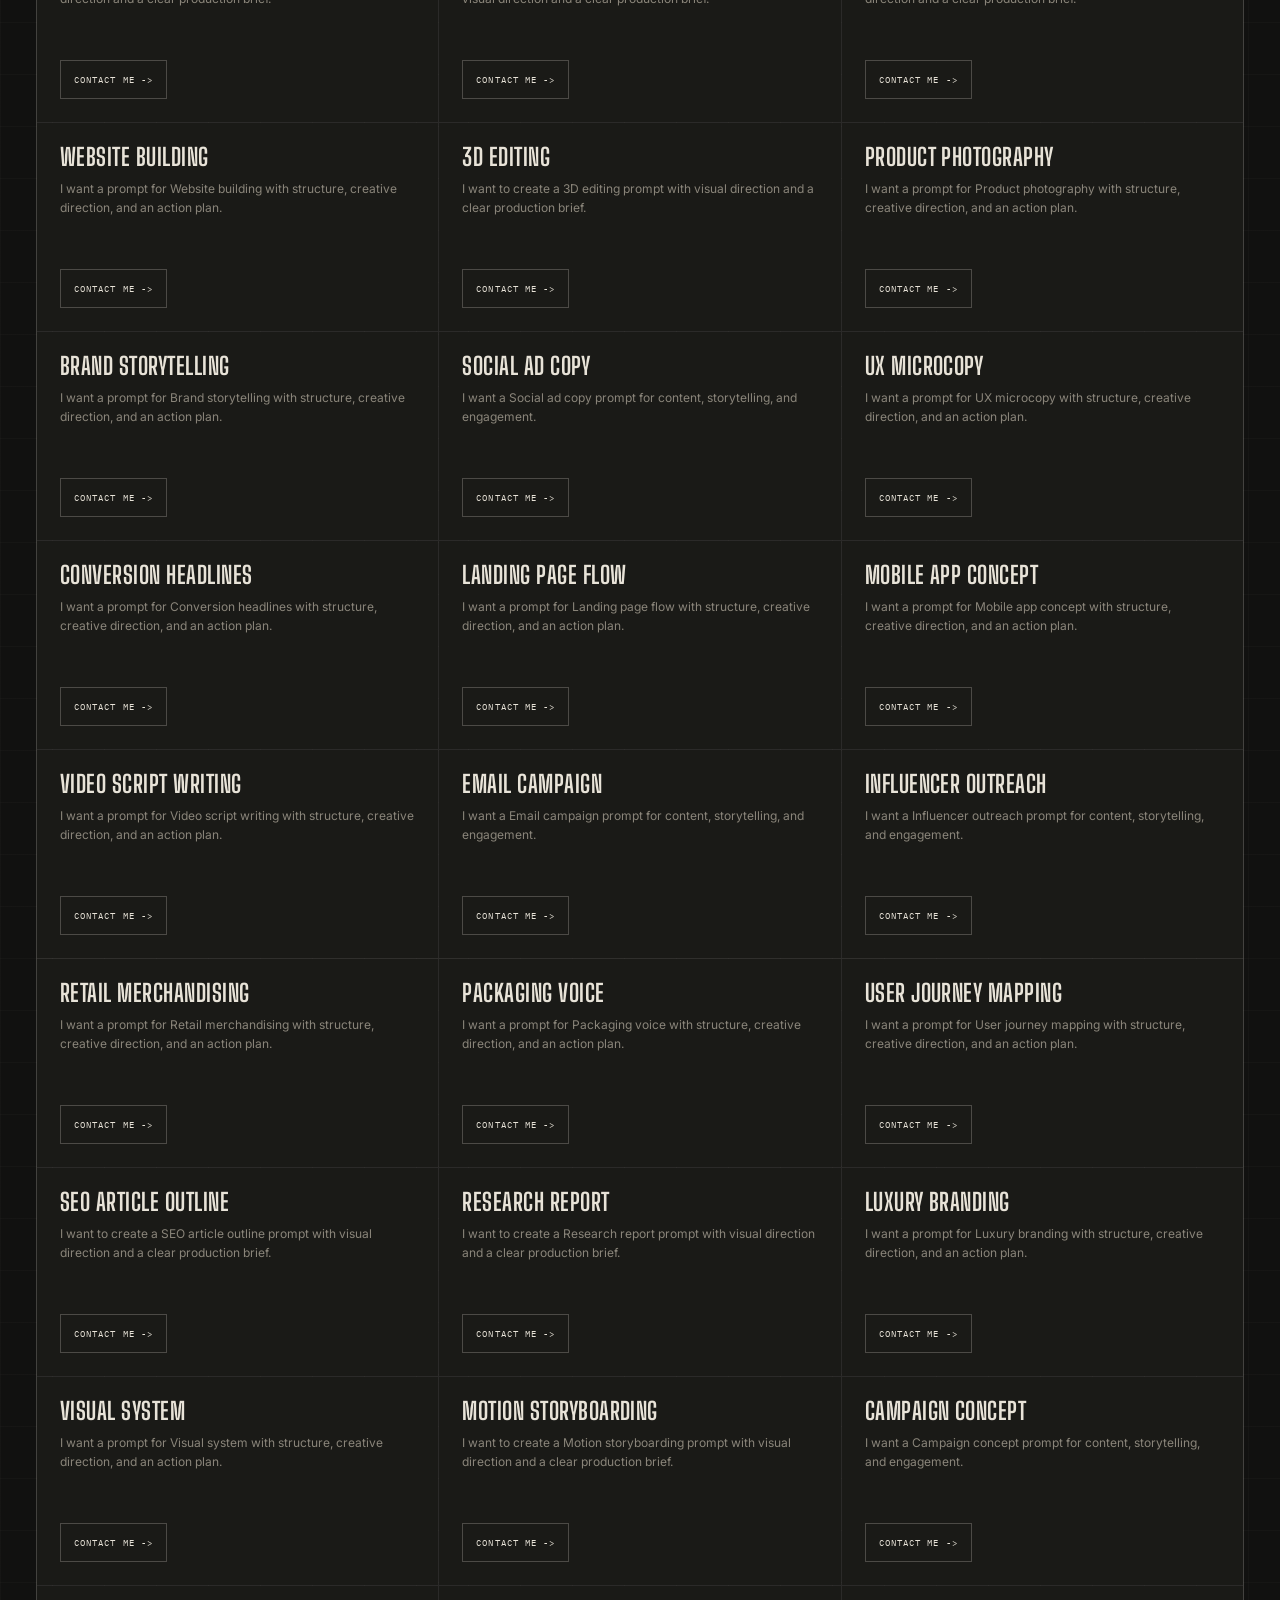
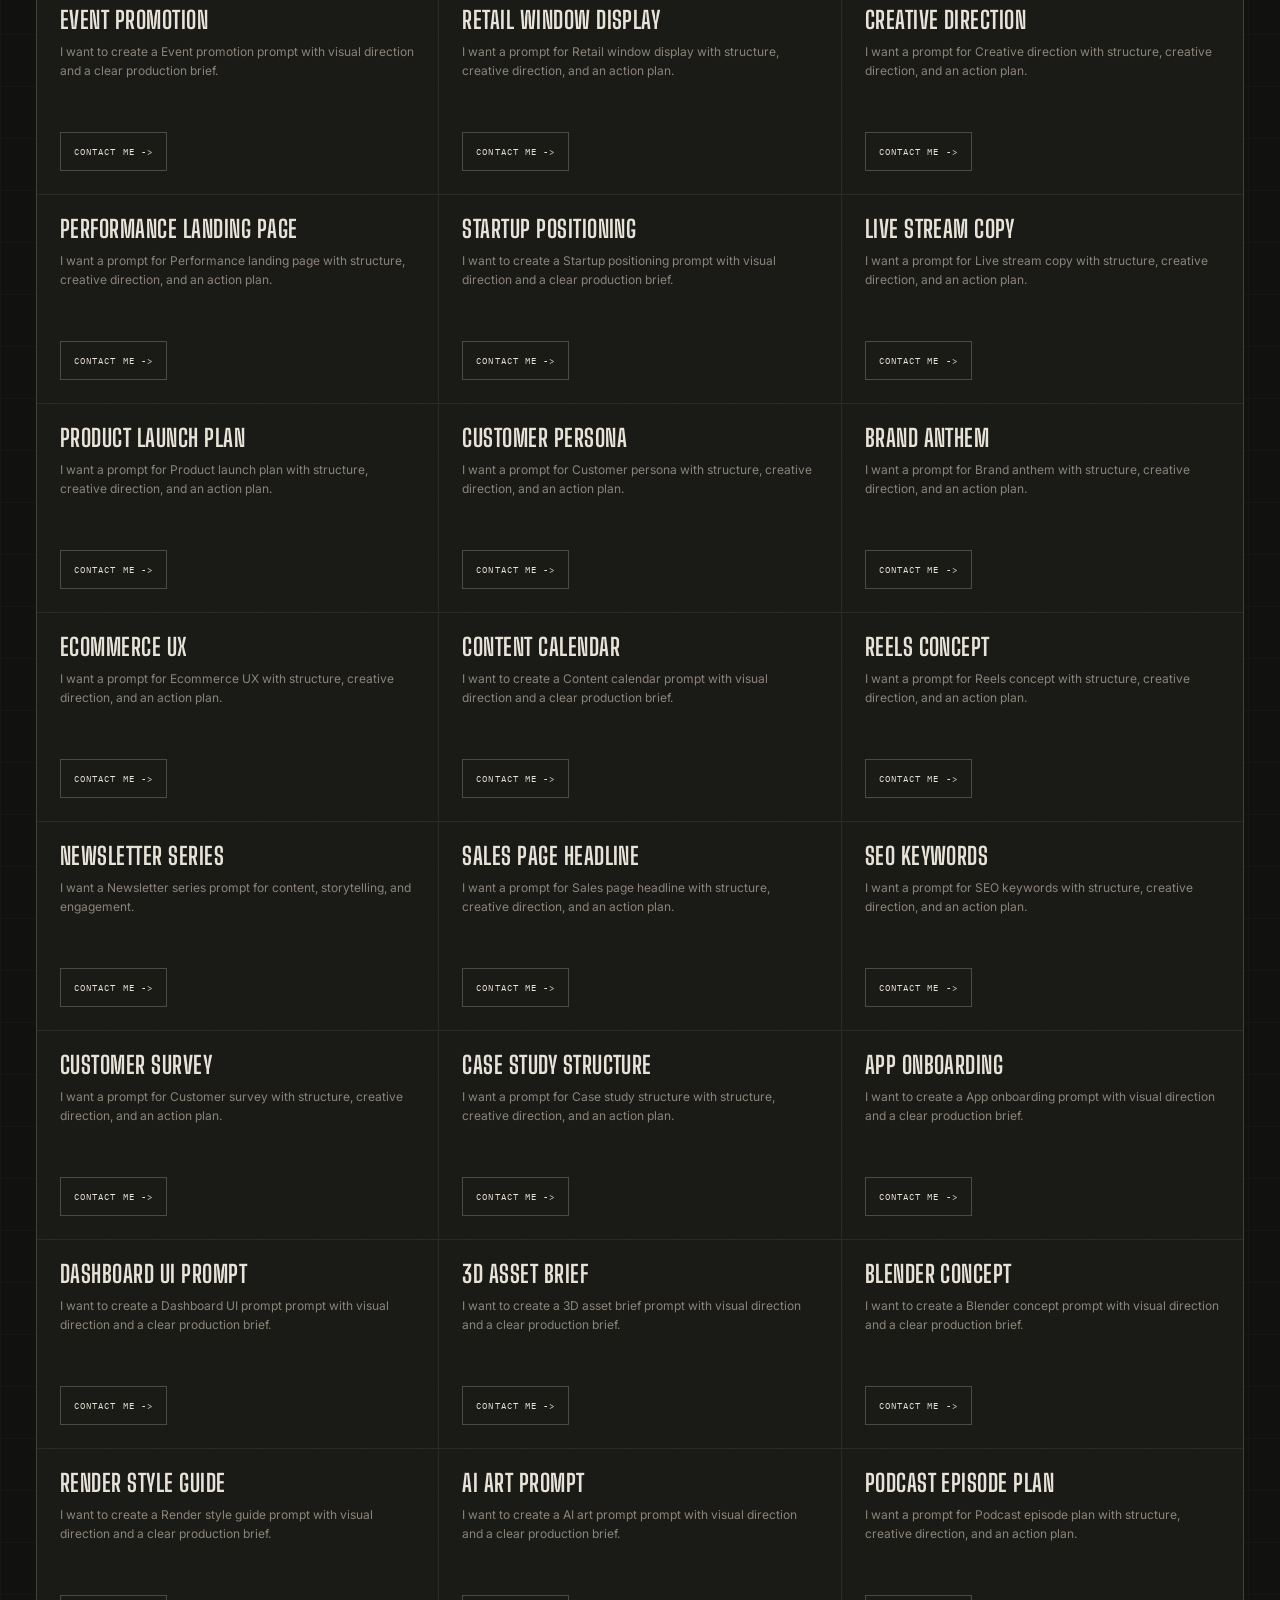
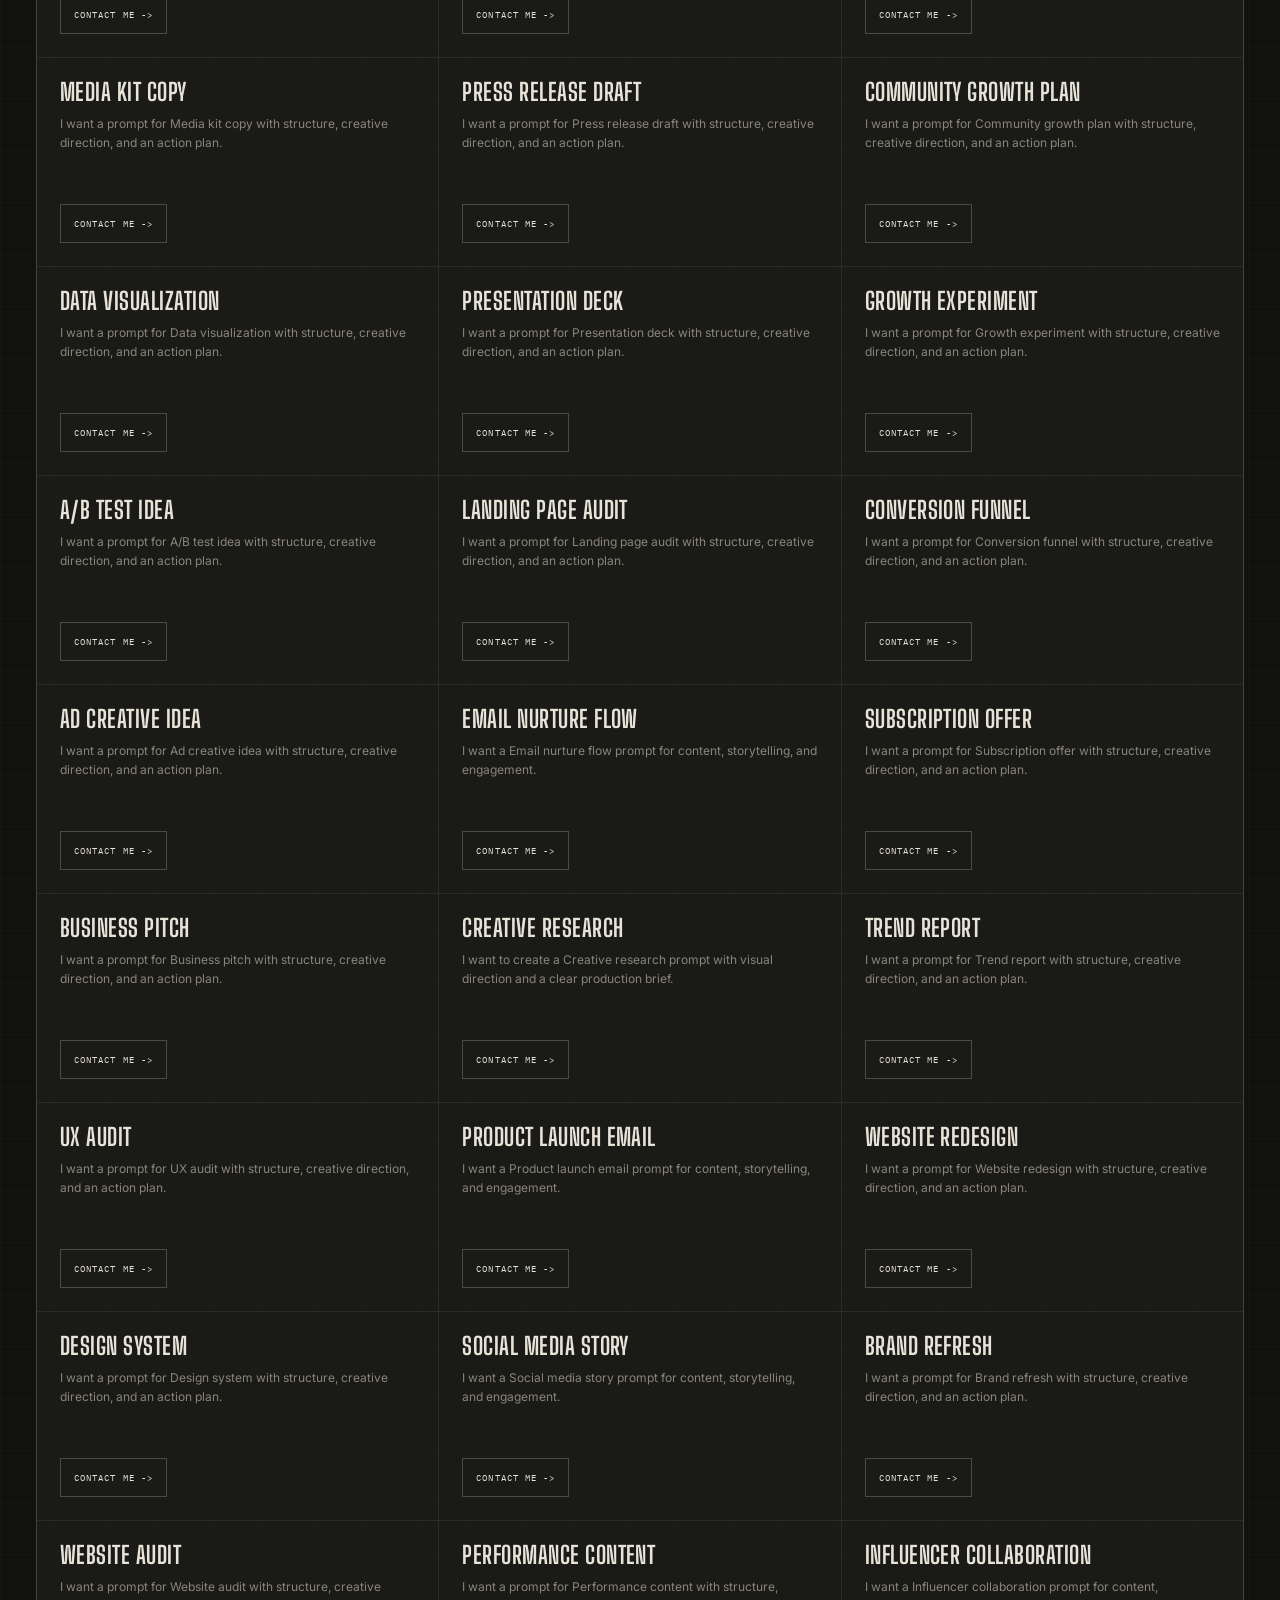
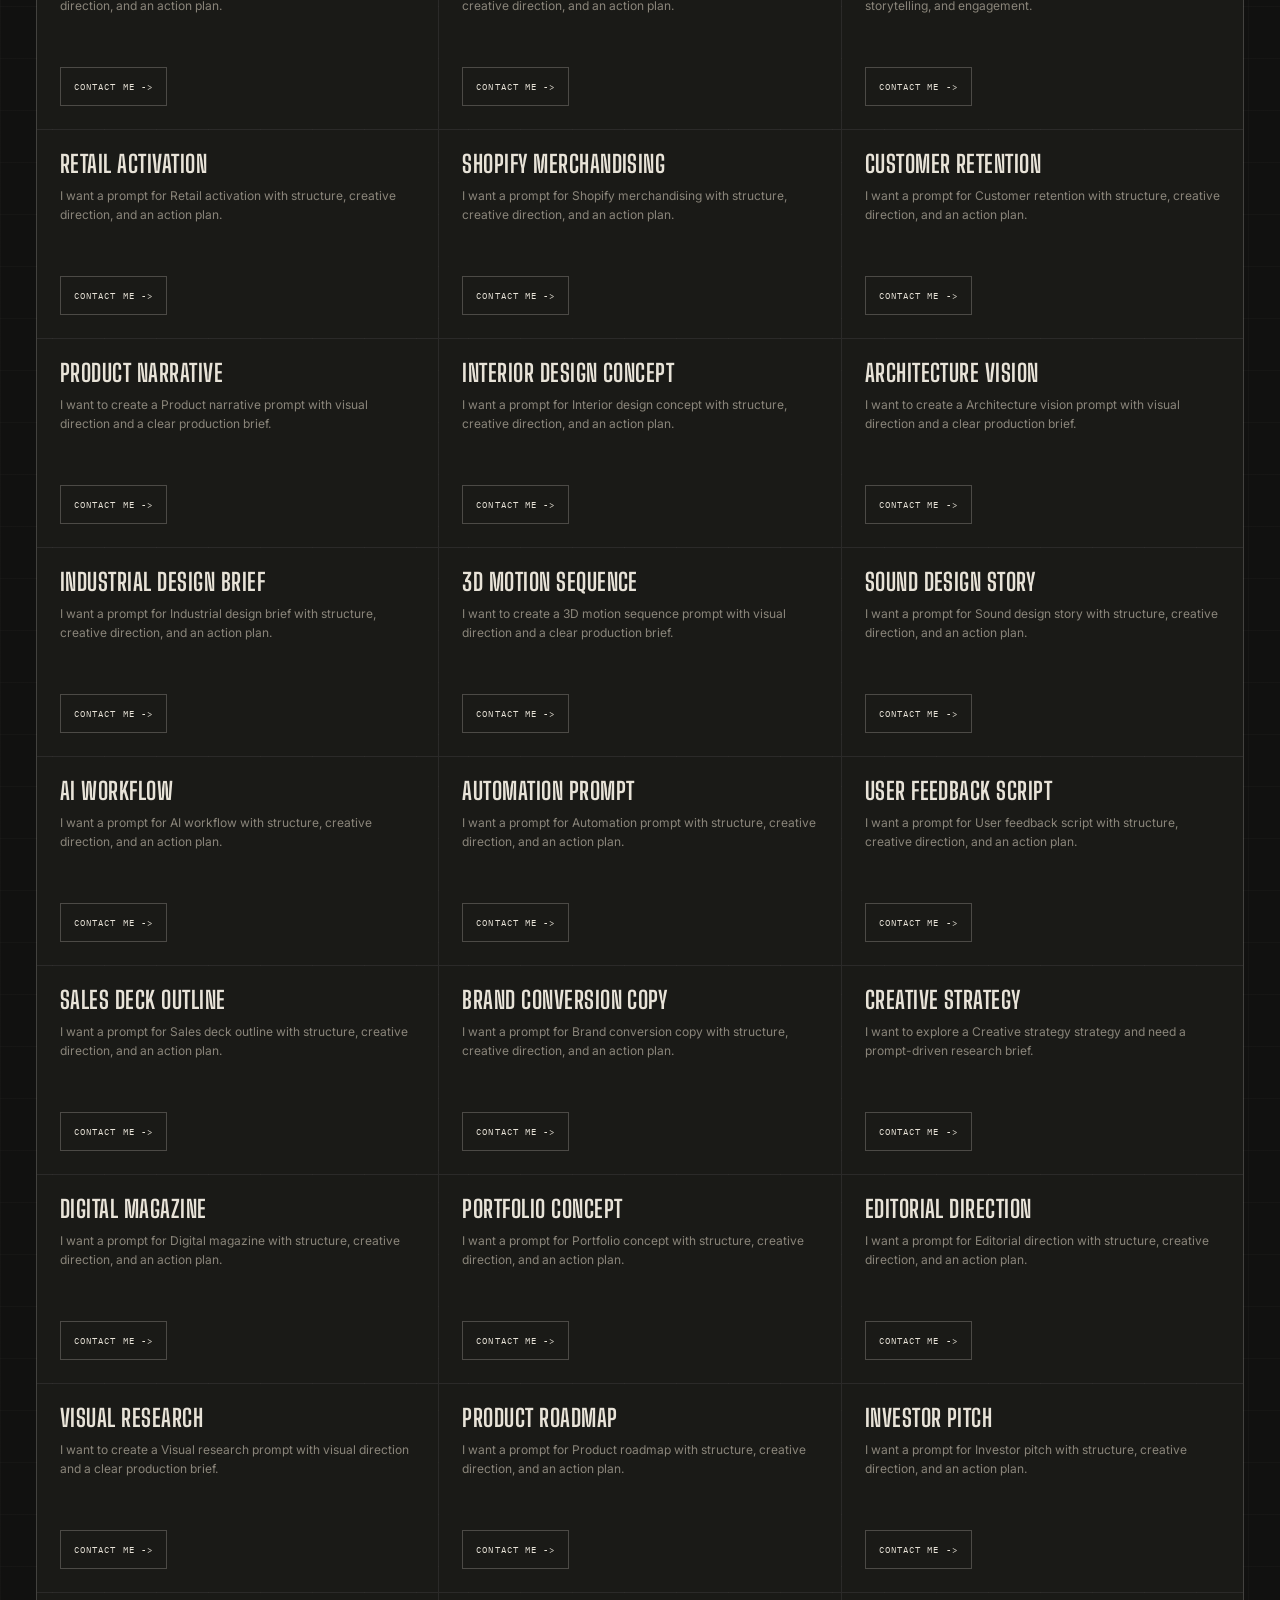
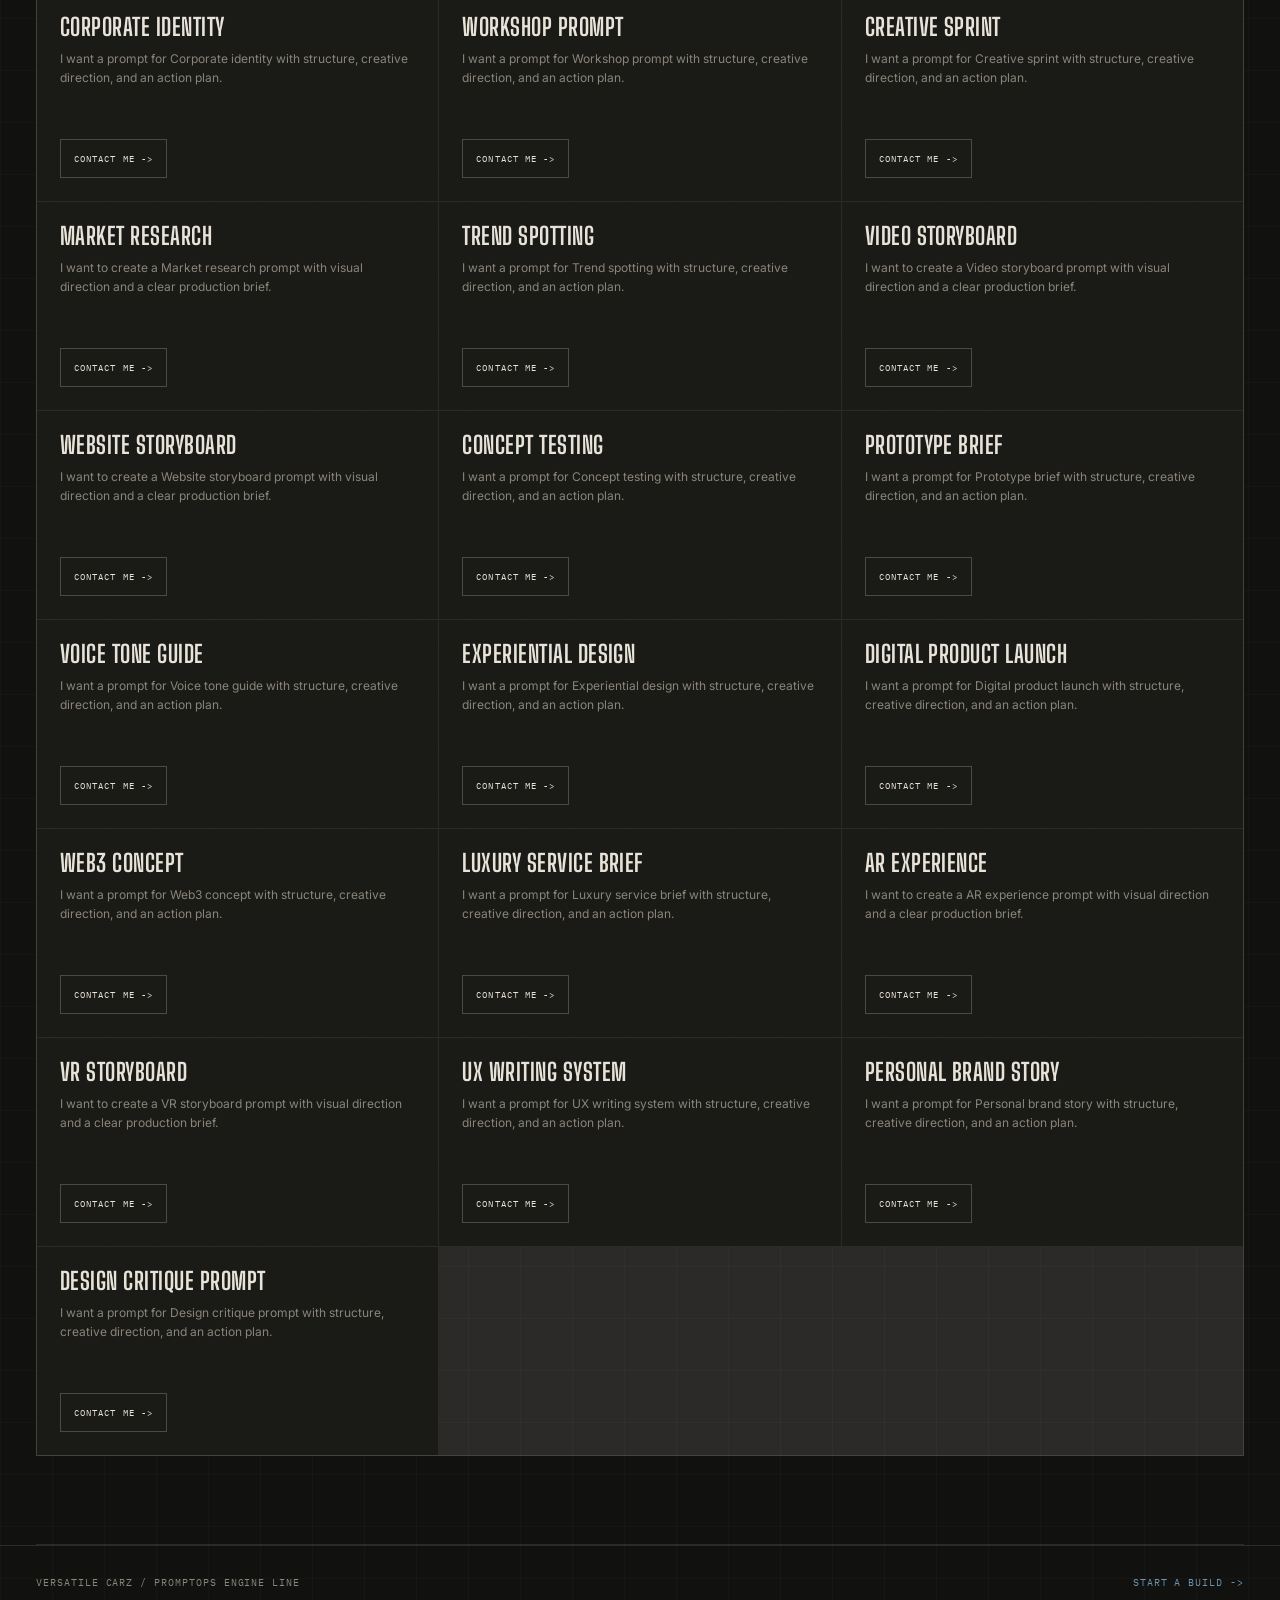
<file: promptops.html>
<!doctype html>
<html lang="en">
<head>
  <meta charset="utf-8">
  <meta name="viewport" content="width=device-width, initial-scale=1">
  <meta name="description" content="PromptOps Engine Line, a structured prompt system portfolio by Versatile Carz.">
  <title>PromptOps Engine Line | Versatile Carz</title>
  <link rel="preconnect" href="https://fonts.googleapis.com">
  <link rel="preconnect" href="https://fonts.gstatic.com" crossorigin>
  <link href="https://fonts.googleapis.com/css2?family=Big+Shoulders+Display:wght@500;700;900&family=IBM+Plex+Mono:wght@400;500;600&family=Inter:wght@400;500&display=swap" rel="stylesheet">
  <link rel="stylesheet" href="dossier-pages.css">
</head>
<body class="dossier-page">
  <header class="dossier-header">
    <div class="page-wrap">
      <a class="dossier-brand" href="index.html">Versatile Carz</a>
      <nav class="dossier-nav" aria-label="Project navigation">
        <a href="index.html#garage">Garage</a>
        <a href="#engine" aria-current="page">Engine Line</a>
        <a href="#library">Library</a>
        <a href="promptops-intake.html">Start a Build</a>
      </nav>
    </div>
  </header>

  <main class="page-main">
    <div class="page-wrap">
      <section class="project-hero" id="engine">
        <div>
          <div class="eyebrow">Build 03 / AI Operations</div>
          <h1>PromptOps<br><em>Engine Line</em></h1>
          <p class="lede">A production-minded prompt workflow for research, brand voice, drafting, critique, and final delivery. The point is not more prompts. It is a repeatable system that can survive real client work.</p>
          <div class="action-row">
            <a class="tech-btn primary" href="#library">Browse prompt topics -&gt;</a>
            <a class="tech-btn" href="promptops-intake.html?prefillType=PromptOps%20System&amp;prefillMsg=I%20want%20to%20plan%20a%20PromptOps%20system%20for%20my%20workflow.">Start a PromptOps build</a>
          </div>
        </div>
        <aside class="console-stage" aria-label="PromptOps pipeline status">
          <div class="console-title">Pipeline v2.3 / ECOM-LAUNCH</div>
          <div class="console-line"><span class="ok">[ok]</span> loading <b>brand_voice.yaml</b></div>
          <div class="console-line"><span class="ok">[ok]</span> context: product / audience / offer</div>
          <div class="console-line"><span class="val">-&gt;</span> chain: research -&gt; draft -&gt; critique -&gt; polish</div>
          <div class="console-line"><span class="ok">[ok]</span> tone match: <b>96%</b> / tokens: <b>1,840</b></div>
          <div class="console-line"><span class="val">-&gt;</span> output validated / ready for review <span class="console-cursor"></span></div>
        </aside>
      </section>

      <section class="section-block">
        <div class="section-heading">
          <div>
            <div class="eyebrow">Spec 01 / Pipeline</div>
            <h2>From Brief To <em>Useful Output</em></h2>
          </div>
          <p class="lede">Every run starts with the inputs that matter, gives the model a clear job, and retains an explicit quality check before handoff.</p>
        </div>
        <div class="engineering-grid">
          <article class="engineering-item"><div class="engineering-index">01 / CONTEXT</div><h3>Load the signal</h3><p>Audience, brand rules, reference material, commercial objective, and output format are gathered before the prompt starts doing work.</p></article>
          <article class="engineering-item"><div class="engineering-index">02 / ITERATE</div><h3>Draft with checks</h3><p>Research, draft, critique, and polish are treated as distinct stages so assumptions can be reviewed instead of buried in a one-shot answer.</p></article>
          <article class="engineering-item"><div class="engineering-index">03 / HANDOFF</div><h3>Ship with intent</h3><p>The final response is formatted for its actual destination: campaign, product page, content plan, research brief, or operational document.</p></article>
        </div>
      </section>

      <section class="section-block" id="library">
        <div class="section-heading">
          <div>
            <div class="eyebrow">Spec 02 / Topic Library</div>
            <h2>Find a <em>Starting Point</em></h2>
          </div>
          <p class="lede">Choose a topic, then open the dedicated Start a Build page with a clear PromptOps message already prepared.</p>
        </div>
        <div class="topic-tools">
          <div class="topic-count" id="topicCount" aria-live="polite"></div>
          <input class="topic-search" id="topicSearch" type="search" autocomplete="off" placeholder="Search the topic library" aria-label="Search the prompt topic library">
        </div>
        <div class="topic-grid" id="topicGrid"></div>
      </section>
    </div>
  </main>

  <footer class="dossier-footer">
    <div class="page-wrap"><p>Versatile Carz / PromptOps Engine Line</p><p><a href="promptops-intake.html">Start a build -&gt;</a></p></div>
  </footer>

  <script>
    const topics = [
      'Cars engineering', 'Automobile creative research', 'Instagram marketing', 'Website building', '3D editing',
      'Product photography', 'Brand storytelling', 'Social ad copy', 'UX microcopy', 'Conversion headlines',
      'Landing page flow', 'Mobile app concept', 'Video script writing', 'Email campaign', 'Influencer outreach',
      'Retail merchandising', 'Packaging voice', 'User journey mapping', 'SEO article outline', 'Research report',
      'Luxury branding', 'Visual system', 'Motion storyboarding', 'Campaign concept', 'Event promotion',
      'Retail window display', 'Creative direction', 'Performance landing page', 'Startup positioning', 'Live stream copy',
      'Product launch plan', 'Customer persona', 'Brand anthem', 'Ecommerce UX', 'Content calendar', 'Reels concept',
      'Newsletter series', 'Sales page headline', 'SEO keywords', 'Customer survey', 'Case study structure',
      'App onboarding', 'Dashboard UI prompt', '3D asset brief', 'Blender concept', 'Render style guide',
      'AI art prompt', 'Podcast episode plan', 'Media kit copy', 'Press release draft', 'Community growth plan',
      'Data visualization', 'Presentation deck', 'Growth experiment', 'A/B test idea', 'Landing page audit',
      'Conversion funnel', 'Ad creative idea', 'Email nurture flow', 'Subscription offer', 'Business pitch',
      'Creative research', 'Trend report', 'UX audit', 'Product launch email', 'Website redesign', 'Design system',
      'Social media story', 'Brand refresh', 'Website audit', 'Performance content', 'Influencer collaboration',
      'Retail activation', 'Shopify merchandising', 'Customer retention', 'Product narrative', 'Interior design concept',
      'Architecture vision', 'Industrial design brief', '3D motion sequence', 'Sound design story', 'AI workflow',
      'Automation prompt', 'User feedback script', 'Sales deck outline', 'Brand conversion copy', 'Creative strategy',
      'Digital magazine', 'Portfolio concept', 'Editorial direction', 'Visual research', 'Product roadmap',
      'Investor pitch', 'Corporate identity', 'Workshop prompt', 'Creative sprint', 'Market research',
      'Trend spotting', 'Video storyboard', 'Website storyboard', 'Concept testing', 'Prototype brief', 'Voice tone guide',
      'Experiential design', 'Digital product launch', 'Web3 concept', 'Luxury service brief', 'AR experience',
      'VR storyboard', 'UX writing system', 'Personal brand story', 'Design critique prompt'
    ];

    const topicGrid = document.getElementById('topicGrid');
    const topicSearch = document.getElementById('topicSearch');
    const topicCount = document.getElementById('topicCount');

    function buildMessage(topic) {
      if (/3D|Blender|render|motion|AR|VR|asset/i.test(topic)) {
        return `I want to create a ${topic} prompt with visual direction and a clear production brief.`;
      }
      if (/trading|forecast|strategy|market|forex|crypto/i.test(topic)) {
        return `I want to explore a ${topic} strategy and need a prompt-driven research brief.`;
      }
      if (/instagram|social|email|campaign|newsletter|influencer/i.test(topic)) {
        return `I want a ${topic} prompt for content, storytelling, and engagement.`;
      }
      return `I want a prompt for ${topic} with structure, creative direction, and an action plan.`;
    }

    function makeIntakeUrl(topic) {
      const params = new URLSearchParams({
        prefillType: 'PromptOps System',
        prefillMsg: buildMessage(topic)
      });
      return `promptops-intake.html?${params.toString()}`;
    }

    function renderTopics(query = '') {
      const normalizedQuery = query.trim().toLowerCase();
      const results = topics.filter(topic => topic.toLowerCase().includes(normalizedQuery));
      topicGrid.replaceChildren();
      topicCount.textContent = `${results.length} of ${topics.length} prompt topics loaded`;

      if (!results.length) {
        const empty = document.createElement('p');
        empty.className = 'empty-topics';
        empty.textContent = 'No prompt topics match that search.';
        topicGrid.appendChild(empty);
        return;
      }

      results.forEach(topic => {
        const card = document.createElement('article');
        card.className = 'topic-card';

        const copy = document.createElement('div');
        const title = document.createElement('h3');
        const description = document.createElement('p');
        title.textContent = topic;
        description.textContent = buildMessage(topic);
        copy.append(title, description);

        const contact = document.createElement('a');
        contact.className = 'tech-btn';
        contact.href = makeIntakeUrl(topic);
        contact.textContent = 'Contact me ->';

        card.append(copy, contact);
        topicGrid.appendChild(card);
      });
    }

    topicSearch.addEventListener('input', event => renderTopics(event.target.value));
    renderTopics();
  </script>
</body>
</html>
</file>
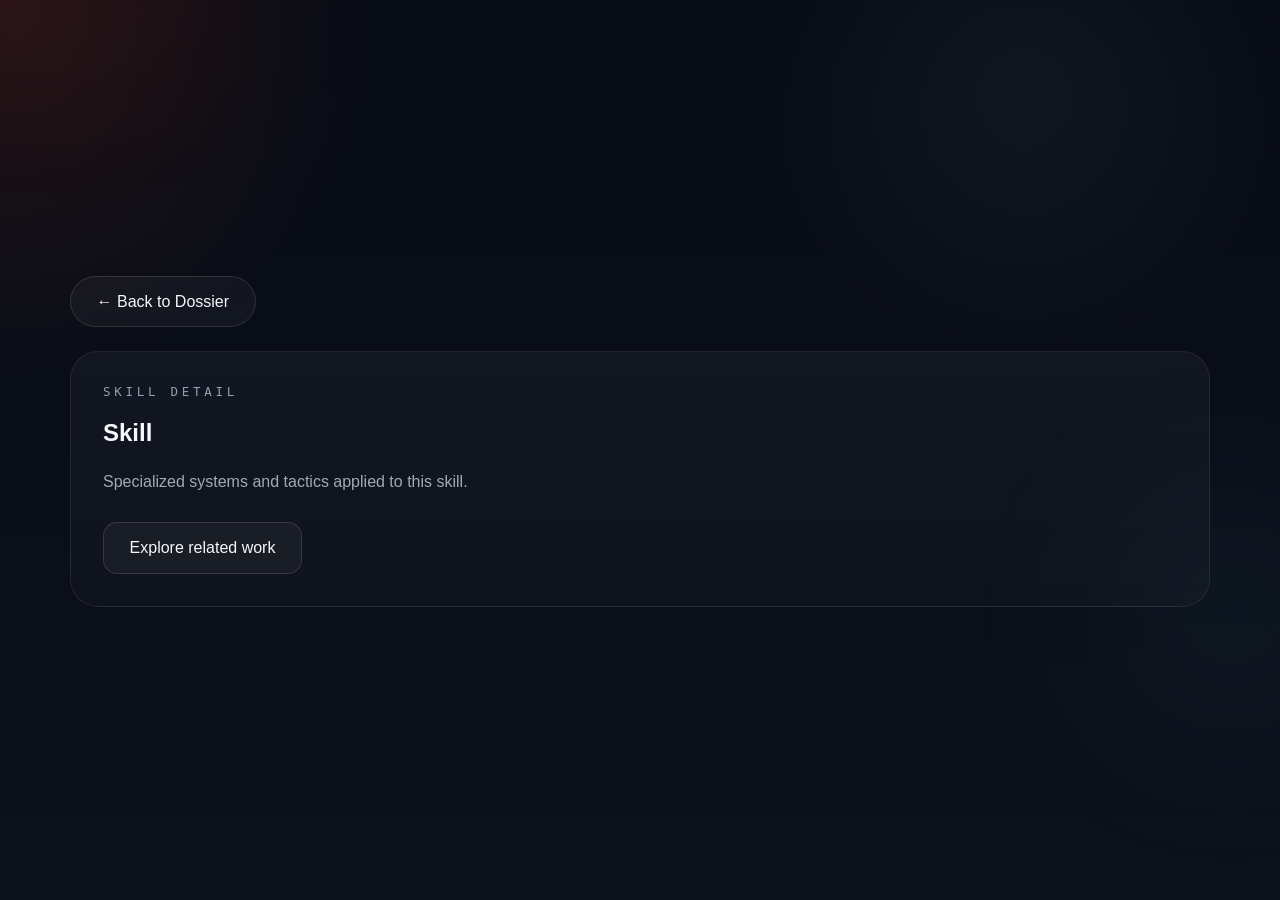
<file: skill.html>
<!doctype html>
<html lang="en">
<head>
  <meta charset="utf-8" />
  <meta name="viewport" content="width=device-width,initial-scale=1" />
  <title>Skill — Detail</title>
  <link rel="stylesheet" href="style.css">
</head>
<body>
  <main class="page-container">
    <div class="wrap">
      <a href="index.html" class="switch-btn small">← Back to Dossier</a>
      <article class="capability-panel" id="skillPanel">
        <div class="eyebrow">SKILL DETAIL</div>
        <h1 id="skillTitle">Skill</h1>
        <p id="skillDesc" class="lede">Loading…</p>
        <div style="margin-top:1.6rem;"><a id="skillCTA" class="switch-btn btn-large" href="index.html">Explore related work</a></div>
      </article>
    </div>
  </main>
  <script>
    const params = new URLSearchParams(location.search);
    const skill = params.get('skill') || 'Skill';
    const skillTitle = document.getElementById('skillTitle');
    const skillDesc = document.getElementById('skillDesc');
    const skillCTA = document.getElementById('skillCTA');
    const map = {
      'Ecom Design': 'Shopify and headless storefront builds focused on conversion, speed, and modular design systems.',
      'Automotive Craft': 'Physical and digital narratives for automotive projects — photography, spec sheets, and productization.',
      'PromptOps': 'Versioned prompt pipelines, QA harnesses, and rollout templates for copy and creative systems.',
      'Forex Trading': 'Technical analysis, discretionary execution, and telemetry-driven decision systems.'
    };
    skillTitle.textContent = skill;
    skillDesc.textContent = map[skill] || 'Specialized systems and tactics applied to this skill.';
    skillCTA.href = 'project.html?project=' + encodeURIComponent(skill + ' Case');
  </script>
</body>
</html>
</file>
<file: dossier-pages.css>
:root {
  --d-bg: #111110;
  --d-bg-raised: #171715;
  --d-panel: #1a1a17;
  --d-ink: #e8e3d8;
  --d-muted: #8a857a;
  --d-hair: rgba(232, 227, 216, 0.12);
  --d-hair-strong: rgba(232, 227, 216, 0.24);
  --d-red: #ff4d1c;
  --d-steel: #6b93ad;
  --d-gold: #bf9840;
  --d-display: 'Big Shoulders Display', sans-serif;
  --d-mono: 'IBM Plex Mono', monospace;
  --d-body: 'Inter', sans-serif;
}

* { box-sizing: border-box; }

html { scroll-behavior: smooth; }

body.dossier-page {
  margin: 0;
  min-width: 320px;
  overflow-x: hidden;
  background: var(--d-bg);
  color: var(--d-ink);
  font-family: var(--d-body);
  background-image:
    repeating-linear-gradient(0deg, rgba(232, 227, 216, 0.022) 0 1px, transparent 1px 52px),
    repeating-linear-gradient(90deg, rgba(232, 227, 216, 0.022) 0 1px, transparent 1px 52px);
}

.dossier-page *, .dossier-page *::before, .dossier-page *::after { box-sizing: border-box; }
.dossier-page a { color: inherit; text-decoration: none; }
.dossier-page button, .dossier-page input, .dossier-page select, .dossier-page textarea { font: inherit; }
.dossier-page ::selection { background: var(--d-red); color: #111110; }
.dossier-page :focus-visible { outline: 2px solid var(--d-red); outline-offset: 4px; }

.page-wrap { width: min(1320px, calc(100% - 72px)); margin: 0 auto; }

.dossier-header {
  position: sticky;
  top: 0;
  z-index: 10;
  border-bottom: 1px solid var(--d-hair);
  background: rgba(17, 17, 16, 0.86);
  backdrop-filter: blur(18px) saturate(120%);
}

.dossier-header .page-wrap {
  min-height: 70px;
  display: flex;
  justify-content: space-between;
  align-items: center;
  gap: 24px;
}

.dossier-brand {
  display: inline-flex;
  align-items: center;
  gap: 9px;
  color: var(--d-ink);
  font-family: var(--d-display);
  font-size: 19px;
  font-weight: 700;
  letter-spacing: 0.06em;
  text-transform: uppercase;
  white-space: nowrap;
}

.dossier-brand::before {
  width: 7px;
  height: 7px;
  background: var(--d-red);
  box-shadow: 0 0 12px rgba(255, 77, 28, 0.7);
  content: '';
}

.dossier-nav { display: flex; align-items: center; gap: 4px; }

.dossier-nav a {
  padding: 8px 10px;
  color: var(--d-muted);
  font-family: var(--d-mono);
  font-size: 10px;
  letter-spacing: 0.12em;
  text-transform: uppercase;
  transition: color 180ms ease, background 180ms ease;
}

.dossier-nav a:hover, .dossier-nav a[aria-current='page'] {
  color: var(--d-ink);
  background: rgba(232, 227, 216, 0.05);
}

.page-main { animation: dossier-page-enter 620ms cubic-bezier(.16, 1, .3, 1) both; }

@keyframes dossier-page-enter {
  from { opacity: 0; transform: translateY(18px); }
  to { opacity: 1; transform: translateY(0); }
}

.project-hero {
  display: grid;
  grid-template-columns: minmax(0, 1.08fr) minmax(340px, 0.92fr);
  gap: 64px;
  align-items: center;
  min-height: 610px;
  padding: 96px 0 76px;
  border-bottom: 1px solid var(--d-hair);
}

.intake-hero {
  display: grid;
  grid-template-columns: minmax(0, 1.08fr) minmax(280px, 0.92fr);
  gap: 64px;
  align-items: end;
  padding: 92px 0 56px;
  border-bottom: 1px solid var(--d-hair);
}

.eyebrow {
  display: flex;
  align-items: center;
  gap: 10px;
  color: var(--d-red);
  font-family: var(--d-mono);
  font-size: 10px;
  letter-spacing: 0.2em;
  text-transform: uppercase;
}

.eyebrow::before { width: 20px; height: 1px; background: var(--d-red); content: ''; }

.project-hero h1, .intake-hero h1, .section-heading h2 {
  margin: 16px 0 0;
  color: var(--d-ink);
  font-family: var(--d-display);
  font-weight: 700;
  letter-spacing: 0.01em;
  line-height: 0.9;
  text-transform: uppercase;
}

.project-hero h1, .intake-hero h1 { max-width: 800px; font-size: clamp(58px, 8vw, 122px); }
.section-heading h2 { font-size: clamp(38px, 5vw, 66px); }
.project-hero h1 em, .intake-hero h1 em, .section-heading h2 em { color: var(--d-red); font-style: normal; }

.lede {
  max-width: 590px;
  margin: 26px 0 0;
  color: var(--d-muted);
  font-size: 15px;
  line-height: 1.75;
}

.action-row { display: flex; flex-wrap: wrap; gap: 12px; margin-top: 36px; }

.tech-btn {
  display: inline-flex;
  min-height: 48px;
  align-items: center;
  justify-content: center;
  gap: 10px;
  border: 1px solid var(--d-hair-strong);
  background: var(--d-panel);
  color: var(--d-ink);
  padding: 13px 18px;
  font-family: var(--d-mono);
  font-size: 10.5px;
  letter-spacing: 0.12em;
  text-transform: uppercase;
  transition: transform 200ms cubic-bezier(.2, .8, .2, 1), border-color 200ms ease, background 200ms ease, color 200ms ease;
}

.tech-btn:hover { transform: translateY(-2px); border-color: var(--d-red); background: #20201d; }
.tech-btn.primary { border-color: rgba(255, 77, 28, 0.5); background: rgba(255, 77, 28, 0.1); }
.tech-btn.primary:hover { background: var(--d-red); color: #111110; }

.vehicle-stage, .console-stage, .intake-aside {
  position: relative;
  overflow: hidden;
  min-height: 360px;
  border: 1px solid var(--d-hair);
  background:
    linear-gradient(135deg, rgba(255, 77, 28, 0.06), transparent 44%),
    repeating-linear-gradient(0deg, rgba(232, 227, 216, 0.028) 0 1px, transparent 1px 36px),
    var(--d-bg-raised);
}

.vehicle-stage::before, .console-stage::before, .intake-aside::before {
  position: absolute;
  inset: 18px;
  border: 1px solid rgba(232, 227, 216, 0.08);
  content: '';
  pointer-events: none;
}

.vehicle-stage svg { position: absolute; inset: 10%; width: 80%; height: 80%; }
.stage-corner { position: absolute; color: var(--d-muted); font-family: var(--d-mono); font-size: 9px; letter-spacing: 0.12em; text-transform: uppercase; }
.stage-corner.top { top: 18px; left: 20px; }
.stage-corner.bottom { right: 20px; bottom: 18px; color: var(--d-gold); }

.console-stage { padding: 44px 38px; display: grid; align-content: center; gap: 12px; }
.console-title { color: var(--d-red); font-family: var(--d-mono); font-size: 10px; letter-spacing: 0.18em; text-transform: uppercase; }
.console-line { color: var(--d-muted); font-family: var(--d-mono); font-size: clamp(11px, 1.3vw, 13px); line-height: 1.7; }
.console-line b { color: var(--d-ink); font-weight: 500; }
.console-line .val { color: var(--d-gold); }
.console-line .ok { color: var(--d-steel); }
.console-cursor { width: 8px; height: 14px; display: inline-block; vertical-align: -2px; background: var(--d-red); animation: dossier-blink 1s step-end infinite; }

@keyframes dossier-blink { 50% { opacity: 0; } }

.section-block { padding: 88px 0; border-bottom: 1px solid var(--d-hair); }
.section-heading { display: flex; justify-content: space-between; align-items: end; gap: 32px; flex-wrap: wrap; margin-bottom: 42px; }
.section-heading .lede { max-width: 430px; margin: 0; }

.spec-grid { display: grid; grid-template-columns: repeat(5, minmax(0, 1fr)); border-top: 1px solid var(--d-hair); border-left: 1px solid var(--d-hair); }
.spec-item { min-height: 135px; padding: 20px 18px; border-right: 1px solid var(--d-hair); border-bottom: 1px solid var(--d-hair); }
.spec-value { color: var(--d-ink); font-family: var(--d-display); font-size: clamp(28px, 3vw, 42px); line-height: 0.9; text-transform: uppercase; }
.spec-value em { color: var(--d-red); font-style: normal; }
.spec-label { margin-top: 9px; color: var(--d-muted); font-family: var(--d-mono); font-size: 9px; letter-spacing: 0.12em; line-height: 1.5; text-transform: uppercase; }

.engineering-grid { display: grid; grid-template-columns: repeat(3, minmax(0, 1fr)); gap: 1px; background: var(--d-hair); border: 1px solid var(--d-hair); }
.engineering-item { min-height: 238px; padding: 28px 24px; background: var(--d-panel); position: relative; overflow: hidden; }
.engineering-item::after { position: absolute; bottom: 0; left: 0; width: 100%; height: 2px; background: linear-gradient(90deg, var(--d-red), transparent); content: ''; transform: scaleX(0); transform-origin: left; transition: transform 280ms ease; }
.engineering-item:hover::after { transform: scaleX(1); }
.engineering-index { color: var(--d-red); font-family: var(--d-mono); font-size: 10px; letter-spacing: 0.16em; }
.engineering-item h3 { margin: 50px 0 0; font-family: var(--d-display); font-size: 26px; line-height: 0.95; letter-spacing: 0.03em; text-transform: uppercase; }
.engineering-item p { margin: 12px 0 0; color: var(--d-muted); font-size: 13px; line-height: 1.65; }

.system-table { border-top: 1px solid var(--d-hair); }
.system-row { display: grid; grid-template-columns: minmax(180px, 0.6fr) 1.4fr auto; gap: 24px; align-items: center; min-height: 78px; border-bottom: 1px solid var(--d-hair); }
.system-name { color: var(--d-ink); font-family: var(--d-display); font-size: 21px; letter-spacing: 0.03em; text-transform: uppercase; }
.system-detail { color: var(--d-muted); font-size: 13px; line-height: 1.55; }
.system-status { color: var(--d-gold); font-family: var(--d-mono); font-size: 9px; letter-spacing: 0.12em; text-align: right; text-transform: uppercase; }

.topic-tools { display: flex; justify-content: space-between; gap: 18px; align-items: center; flex-wrap: wrap; margin-bottom: 22px; }
.topic-count { color: var(--d-muted); font-family: var(--d-mono); font-size: 10px; letter-spacing: 0.12em; text-transform: uppercase; }
.topic-search { width: min(100%, 360px); border: 1px solid var(--d-hair); background: var(--d-panel); color: var(--d-ink); padding: 13px 15px; font-family: var(--d-mono); font-size: 11px; outline: none; }
.topic-search:focus { border-color: var(--d-red); }
.topic-search::placeholder { color: var(--d-muted); }

.topic-grid { display: grid; grid-template-columns: repeat(3, minmax(0, 1fr)); gap: 1px; background: var(--d-hair); border: 1px solid var(--d-hair); }
.topic-card { display: flex; min-height: 208px; flex-direction: column; justify-content: space-between; gap: 24px; padding: 23px; background: var(--d-panel); transition: background 220ms ease; }
.topic-card:hover { background: #20201d; }
.topic-card h3 { margin: 0; font-family: var(--d-display); font-size: 24px; letter-spacing: 0.02em; line-height: 0.95; text-transform: uppercase; }
.topic-card p { margin: 10px 0 0; color: var(--d-muted); font-size: 12px; line-height: 1.6; }
.topic-card .tech-btn { align-self: start; min-height: 39px; padding: 10px 13px; font-size: 9px; }
.empty-topics { grid-column: 1 / -1; padding: 34px; color: var(--d-muted); font-family: var(--d-mono); font-size: 11px; text-align: center; text-transform: uppercase; }

.intake-section { padding: 70px 0 100px; }
.intake-grid { display: grid; grid-template-columns: minmax(0, 1.12fr) minmax(260px, 0.88fr); gap: 52px; }
.intake-form { display: grid; gap: 20px; }
.form-field { display: grid; gap: 9px; }
.form-field label { color: var(--d-muted); font-family: var(--d-mono); font-size: 9.5px; letter-spacing: 0.16em; text-transform: uppercase; }
.form-field input, .form-field select, .form-field textarea {
  width: 100%;
  border: 1px solid var(--d-hair);
  background: var(--d-panel);
  color: var(--d-ink);
  padding: 14px 15px;
  font-size: 13px;
  outline: none;
  transition: border-color 180ms ease, box-shadow 180ms ease;
}
.form-field textarea { min-height: 150px; resize: vertical; }
.form-field select option { background: var(--d-panel); }
.form-field input:focus, .form-field select:focus, .form-field textarea:focus { border-color: var(--d-red); box-shadow: 0 0 0 3px rgba(255, 77, 28, 0.1); }
.form-status { min-height: 18px; margin: -4px 0 0; color: var(--d-steel); font-family: var(--d-mono); font-size: 10px; letter-spacing: 0.08em; text-transform: uppercase; }
.form-status a { color: var(--d-ink); text-decoration: underline; text-underline-offset: 3px; }

.intake-aside { min-height: auto; padding: 34px 30px; align-self: start; }
.intake-aside > * { position: relative; }
.aside-title { margin: 58px 0 0; font-family: var(--d-display); font-size: 34px; letter-spacing: 0.03em; line-height: 0.9; text-transform: uppercase; }
.aside-list { display: grid; gap: 12px; margin: 28px 0 0; }
.aside-list div { display: grid; grid-template-columns: 86px 1fr; gap: 12px; border-top: 1px solid var(--d-hair); padding-top: 12px; color: var(--d-muted); font-family: var(--d-mono); font-size: 10px; line-height: 1.5; }
.aside-list b { color: var(--d-ink); font-weight: 500; letter-spacing: 0.08em; }

.dossier-footer { border-top: 1px solid var(--d-hair); padding: 30px 0 42px; }
.dossier-footer .page-wrap { display: flex; justify-content: space-between; gap: 18px; flex-wrap: wrap; }
.dossier-footer p { margin: 0; color: var(--d-muted); font-family: var(--d-mono); font-size: 9.5px; letter-spacing: 0.1em; text-transform: uppercase; }
.dossier-footer a { color: var(--d-steel); }

@media (max-width: 980px) {
  .project-hero, .intake-hero, .intake-grid { grid-template-columns: 1fr; }
  .project-hero { min-height: 0; gap: 42px; }
  .intake-hero { gap: 32px; }
  .spec-grid { grid-template-columns: repeat(3, minmax(0, 1fr)); }
  .engineering-grid { grid-template-columns: 1fr; }
  .topic-grid { grid-template-columns: repeat(2, minmax(0, 1fr)); }
}

@media (max-width: 650px) {
  .page-wrap { width: min(100% - 40px, 1320px); }
  .dossier-header .page-wrap { min-height: 62px; }
  .dossier-nav a:not(:last-child) { display: none; }
  .dossier-brand { font-size: 17px; }
  .project-hero { padding: 68px 0 58px; }
  .intake-hero { padding: 68px 0 46px; }
  .project-hero h1, .intake-hero h1 { font-size: clamp(52px, 17vw, 78px); }
  .vehicle-stage, .console-stage { min-height: 300px; }
  .section-block { padding: 64px 0; }
  .section-heading { margin-bottom: 30px; }
  .spec-grid, .topic-grid { grid-template-columns: 1fr; }
  .system-row { grid-template-columns: 1fr; gap: 8px; padding: 18px 0; }
  .system-status { text-align: left; }
  .topic-search { width: 100%; }
  .topic-tools { align-items: stretch; }
  .tech-btn { width: 100%; }
  .action-row { display: grid; }
  .dossier-footer .page-wrap { display: grid; }
}

@media (prefers-reduced-motion: reduce) {
  *, *::before, *::after { animation-duration: 0.01ms !important; animation-iteration-count: 1 !important; scroll-behavior: auto !important; transition-duration: 0.01ms !important; }
}
</file>
<file: style.css>
:root {
  color-scheme: dark;
  --bg: #0d111b;
  --bg2: #121822;
  --panel: rgba(18, 26, 44, 0.78);
  --panel-strong: rgba(19, 30, 52, 0.96);
  --border: rgba(255, 255, 255, 0.08);
  --border-strong: rgba(255, 255, 255, 0.14);
  --text: #f6f7fb;
  --muted: #9dacb8;
  --accent: #f55f32;
  --accent-soft: rgba(245, 95, 50, 0.25);
  --glass: rgba(255,255,255,0.1);
  --shadow: 0 32px 80px rgba(0,0,0,0.35);
  --radius: 28px;
  --transition: 240ms ease;
}

* {
  box-sizing: border-box;
}

html {
  scroll-behavior: smooth;
}

body {
  margin: 0;
  min-height: 100vh;
  font-family: 'Inter', sans-serif;
  background: radial-gradient(circle at top left, rgba(255, 77, 28, 0.12), transparent 24%),
              radial-gradient(circle at 80% 10%, rgba(126, 155, 176, 0.08), transparent 20%),
              linear-gradient(180deg, #070b15 0%, #0d111b 100%);
  color: var(--text);
  position: relative;
  overflow-x: hidden;
}

body::before {
  content: '';
  position: fixed;
  inset: 0;
  pointer-events: none;
  opacity: 0.12;
  background-image:
    linear-gradient(rgba(255,255,255,0.08) 1px, transparent 1px),
    linear-gradient(90deg, rgba(255,255,255,0.08) 1px, transparent 1px);
  background-size: 10px 10px;
  mask-image: linear-gradient(180deg, rgba(0,0,0,0.9), transparent 95%);
  z-index: 0;
}

body > * {
  position: relative;
  z-index: 1;
}

button, input, select, textarea {
  font: inherit;
}

.interactive {
  position: relative;
  overflow: hidden;
  isolation: isolate;
}

.interactive::before {
  content: '';
  position: absolute;
  inset: auto 0 0 0;
  height: 2px;
  border-radius: 999px;
  background: linear-gradient(90deg, rgba(255, 122, 69, 0.95), rgba(110, 231, 255, 0.95));
  transform: scaleX(0.12);
  transform-origin: center;
  transition: transform 0.35s cubic-bezier(.2,.9,.2,1), opacity 0.25s ease;
  opacity: 0.9;
  z-index: 0;
}

.interactive:hover,
.interactive:focus-visible {
  transform: translateY(-2px) scale(1.01);
}

.interactive:hover::before,
.interactive:focus-visible::before {
  transform: scaleX(1);
}

.interactive > * {
  position: relative;
  z-index: 1;
}

a {
  color: inherit;
  text-decoration: none;
}

img {
  max-width: 100%;
  display: block;
}

.wrap {
  width: min(1140px, calc(100% - 3rem));
  margin: 0 auto;
}

header {
  position: sticky;
  top: 0;
  z-index: 30;
  backdrop-filter: blur(20px);
  background: rgba(8, 13, 24, 0.72);
  border-bottom: 1px solid rgba(255,255,255,0.06);
}

.nav-row {
  display: flex;
  align-items: center;
  justify-content: space-between;
  gap: 1rem;
  padding: 1rem 0;
}

.brand {
  display: inline-flex;
  gap: 0.85rem;
  align-items: center;
  font-family: 'IBM Plex Mono', monospace;
  font-size: 0.85rem;
  letter-spacing: 0.15em;
  text-transform: uppercase;
}

.dot {
  width: 0.75rem;
  height: 0.75rem;
  border-radius: 50%;
  background: linear-gradient(135deg, #ff7a45, #ff4d1c);
  box-shadow: 0 0 24px rgba(255, 77, 28, 0.35);
}

.brand-reg {
  display: block;
  color: var(--muted);
  font-size: 0.72rem;
  font-weight: 400;
  letter-spacing: 0.18em;
}

.primary {
  display: flex;
  gap: 1rem;
  flex-wrap: wrap;
  align-items: center;
}

.nav-link {
  position: relative;
  color: var(--muted);
  font-size: 0.9rem;
  font-weight: 500;
  transition: color var(--transition);
}

.nav-link:hover,
.nav-link.active {
  color: var(--text);
}

.nav-link .underline {
  position: absolute;
  left: 0;
  bottom: -0.2rem;
  width: 100%;
  height: 2px;
  background: linear-gradient(90deg, rgba(245,95,50,0.9), rgba(255,255,255,0.25));
  opacity: 0;
  transform: translateY(4px);
  transition: opacity var(--transition), transform var(--transition);
}

.nav-link:hover .underline,
.nav-link.active .underline {
  opacity: 1;
  transform: translateY(0);
}

.burger {
  display: none;
  border: none;
  background: transparent;
  gap: 0.4rem;
  flex-direction: column;
  justify-content: center;
  padding: 0.55rem;
}

.burger span {
  width: 1.7rem;
  height: 2px;
  background: var(--text);
  display: block;
  border-radius: 999px;
}

#mobile-menu {
  position: fixed;
  inset: 0;
  z-index: 50;
  display: none;
  flex-direction: column;
  justify-content: center;
  align-items: center;
  gap: 1.2rem;
  padding: 4rem 1.5rem;
  background: rgba(7, 11, 21, 0.95);
  backdrop-filter: blur(22px);
}

#mobile-menu.open {
  display: flex;
}

#mobile-menu a,
#mmClose {
  color: var(--text);
  font-size: 1.1rem;
  letter-spacing: 0.08em;
}

#mmClose {
  position: absolute;
  top: 1.4rem;
  right: 1.5rem;
  background: transparent;
  border: 1px solid rgba(255,255,255,0.08);
  padding: 0.75rem 1rem;
  border-radius: 999px;
}

.cursor-spark {
  position: fixed;
  left: 0;
  top: 0;
  width: 2.2rem;
  height: 2.2rem;
  pointer-events: none;
  z-index: 95;
  opacity: 0;
  transform: translate(-50%, -50%) scale(0.7);
  transition: opacity 0.2s ease, transform 0.2s ease;
}

.cursor-trail {
  position: fixed;
  left: 0;
  top: 0;
  width: 0.55rem;
  height: 0.55rem;
  border-radius: 50%;
  pointer-events: none;
  z-index: 94;
  background: radial-gradient(circle, rgba(255, 255, 255, 0.95) 0%, rgba(255, 122, 69, 0.75) 40%, rgba(255, 122, 69, 0) 70%);
  filter: blur(0.6px);
  opacity: 0;
  transform: translate(-50%, -50%);
  transition: opacity 0.2s ease;
}

.cursor-trail.show {
  opacity: 1;
}

.cursor-spark.show {
  opacity: 1;
  transform: translate(-50%, -50%) scale(1);
}

.cursor-spark .pixel {
  position: absolute;
  width: 0.24rem;
  height: 0.24rem;
  border-radius: 0.12rem;
  background: linear-gradient(135deg, #ffe1b2, #ff7a45);
  box-shadow: 0 0 0.8rem rgba(255, 122, 69, 0.7);
  transition: transform 0.16s ease-out;
}

.cursor-spark .pixel:nth-child(1) { transform: translate(-0.7rem, -0.7rem); }
.cursor-spark .pixel:nth-child(2) { transform: translate(0.35rem, -0.95rem); }
.cursor-spark .pixel:nth-child(3) { transform: translate(0.95rem, -0.15rem); }
.cursor-spark .pixel:nth-child(4) { transform: translate(0.25rem, 0.9rem); }
.cursor-spark .pixel:nth-child(5) { transform: translate(-0.95rem, 0.2rem); }
.cursor-spark .pixel:nth-child(6) { transform: translate(-0.55rem, 0.95rem); }
.cursor-spark .pixel:nth-child(7) { transform: translate(0.7rem, -0.35rem); }
.cursor-spark .pixel:nth-child(8) { transform: translate(-0.2rem, -0.95rem); }

body::before,
body::after {
  content: '';
  position: fixed;
  inset: auto;
  border-radius: 50%;
  pointer-events: none;
  filter: blur(90px);
  opacity: 0.24;
  animation: drift 12s ease-in-out infinite alternate;
}

body::before {
  width: 24rem;
  height: 24rem;
  top: -8rem;
  left: -8rem;
  background: rgba(255, 95, 50, 0.26);
}

body::after {
  width: 20rem;
  height: 20rem;
  right: -7rem;
  bottom: 8rem;
  background: rgba(110, 231, 255, 0.16);
  animation-duration: 16s;
}

.loading-screen {
  position: fixed;
  inset: 0;
  z-index: 90;
  display: grid;
  place-items: center;
  padding: 2rem;
  background: radial-gradient(circle at top left, rgba(255, 95, 50, 0.2), transparent 35%),
              linear-gradient(135deg, #05070d 0%, #0b1020 45%, #06070e 100%);
  transition: opacity 0.7s ease, visibility 0.7s ease;
}

.loading-screen.done {
  opacity: 0;
  visibility: hidden;
  pointer-events: none;
}

.movie-frame {
  width: min(92vw, 42rem);
  padding: 1rem;
  border-radius: 2rem;
  border: 1px solid rgba(255,255,255,0.1);
  background: rgba(8, 12, 21, 0.7);
  backdrop-filter: blur(24px);
  box-shadow: inset 0 1px 0 rgba(255,255,255,0.06), 0 40px 110px rgba(0,0,0,0.45);
  position: relative;
  overflow: hidden;
}

.movie-frame::before {
  content: '';
  position: absolute;
  inset: -30%;
  background: conic-gradient(from 0deg, rgba(255, 95, 50, 0.22), rgba(255,255,255,0.04), rgba(110,231,255,0.2), rgba(255,95,50,0.22));
  animation: spin 10s linear infinite;
  filter: blur(45px);
  opacity: 0.7;
}

.movie-screen {
  position: relative;
  min-height: 19rem;
  border-radius: 1.4rem;
  padding: 2rem;
  display: flex;
  flex-direction: column;
  justify-content: flex-end;
  overflow: hidden;
  background: linear-gradient(120deg, rgba(255,255,255,0.06), rgba(255,255,255,0.015));
  border: 1px solid rgba(255,255,255,0.08);
}

.movie-screen::before {
  content: '';
  position: absolute;
  inset: 0;
  background: linear-gradient(110deg, transparent 10%, rgba(255,255,255,0.12) 48%, transparent 90%);
  transform: translateX(-120%);
  animation: sweep 2.2s linear infinite;
}

.movie-ambient {
  position: absolute;
  inset: -10%;
  background: radial-gradient(circle at 20% 20%, rgba(255, 95, 50, 0.25), transparent 24%),
              radial-gradient(circle at 80% 20%, rgba(110, 231, 255, 0.2), transparent 22%),
              radial-gradient(circle at 50% 80%, rgba(255, 255, 255, 0.12), transparent 24%);
  animation: floatY 5.6s ease-in-out infinite alternate;
}

.movie-glow {
  position: absolute;
  inset: auto 0 0 50%;
  width: 18rem;
  height: 18rem;
  transform: translateX(-50%);
  border-radius: 50%;
  background: rgba(255, 255, 255, 0.08);
  filter: blur(30px);
  animation: pulse 3.5s ease-in-out infinite;
}

.movie-text {
  position: relative;
  z-index: 1;
  max-width: 28rem;
}

.tiny-label {
  font-family: 'IBM Plex Mono', monospace;
  text-transform: uppercase;
  letter-spacing: 0.35em;
  color: #aebdca;
  font-size: 0.74rem;
  margin-bottom: 0.7rem;
}

.movie-text h2 {
  margin: 0;
  font-family: 'Big Shoulders Display', cursive;
  font-size: clamp(2rem, 4vw, 2.8rem);
  letter-spacing: -0.04em;
  line-height: 0.95;
}

.movie-text p {
  margin: 0.75rem 0 0;
  color: var(--muted);
  line-height: 1.75;
  max-width: 26rem;
}

.film-strip {
  position: relative;
  z-index: 1;
  display: flex;
  gap: 0.45rem;
  margin-top: 1.2rem;
}

.film-strip span {
  flex: 1;
  height: 0.42rem;
  border-radius: 999px;
  background: rgba(255,255,255,0.18);
  animation: framePulse 1.1s ease-in-out infinite;
}

.film-strip span:nth-child(2) { animation-delay: 0.2s; }
.film-strip span:nth-child(3) { animation-delay: 0.4s; }
.film-strip span:nth-child(4) { animation-delay: 0.6s; }

.loader-progress {
  position: relative;
  z-index: 1;
  margin-top: 1rem;
  display: flex;
  align-items: center;
  gap: 1rem;
}

.meter {
  flex: 1;
  height: 0.7rem;
  border-radius: 999px;
  overflow: hidden;
  background: rgba(255,255,255,0.08);
  border: 1px solid rgba(255,255,255,0.06);
}

.meter-fill {
  width: 0;
  height: 100%;
  border-radius: inherit;
  background: linear-gradient(90deg, #ff7a45 0%, #ffca74 52%, #6ee7ff 100%);
  box-shadow: 0 0 24px rgba(255, 122, 69, 0.28);
  transition: width 0.25s ease;
}

.meter-value {
  min-width: 3rem;
  text-align: right;
  font-family: 'IBM Plex Mono', monospace;
  color: #dce6ef;
  font-size: 0.95rem;
}

main {
  padding-top: 4.5rem;
}

.hero {
  position: relative;
  overflow: hidden;
  padding: 6rem 0 3rem;
}

.hero-grid-art {
  position: absolute;
  inset: auto 0 0 -4rem;
  width: 48rem;
  opacity: 0.16;
  pointer-events: none;
  transform: translateX(10%);
}

.eyebrow {
  font-family: 'IBM Plex Mono', monospace;
  text-transform: uppercase;
  letter-spacing: 0.3em;
  color: #8f9fb5;
  font-size: 0.78rem;
  margin-bottom: 1rem;
}

.hero1 {
  margin: 0;
  font-family: 'Big Shoulders Display', cursive;
  font-size: clamp(3.4rem, 6vw, 7rem);
  line-height: 0.9;
  letter-spacing: -0.05em;
}

.hero1 .line {
  display: block;
}

.hero1 .accent {
  display: inline-block;
  position: relative;
  background: linear-gradient(120deg, rgba(255,255,255,0.1), rgba(245,95,50,0.2));
  color: #fff;
}

.rotator {
  display: inline-flex;
  align-items: center;
  gap: 0.75rem;
  margin: 1.7rem 0 2rem;
  color: var(--muted);
  font-size: 0.95rem;
  letter-spacing: 0.12em;
}

.rotator span {
  text-transform: uppercase;
}

.rotator b {
  color: #fff;
  font-weight: 700;
}

.hero-ctas {
  display: flex;
  flex-wrap: wrap;
  gap: 1rem;
}

.switch-btn {
  position: relative;
  border: 1px solid rgba(255,255,255,0.12);
  background: rgba(255,255,255,0.04);
  color: var(--text);
  padding: 1rem 1.6rem;
  border-radius: 999px;
  overflow: hidden;
  cursor: pointer;
  transition: transform var(--transition), border-color var(--transition), background var(--transition);
}

.switch-btn:hover {
  transform: translateY(-1px);
  border-color: rgba(255,255,255,0.18);
  background: rgba(255,255,255,0.08);
}

.switch-btn.primary {
  background: linear-gradient(135deg, rgba(245,95,50,0.16), rgba(255,255,255,0.06));
  border-color: rgba(255,95,50,0.28);
}

.switch-btn .sweep {
  position: absolute;
  inset: 0;
  background: linear-gradient(120deg, transparent 0%, rgba(255,255,255,0.18) 50%, transparent 100%);
  opacity: 0;
  transition: opacity 0.35s ease;
}

.switch-btn:hover .sweep {
  opacity: 1;
}

.spec-strip {
  display: grid;
  grid-template-columns: repeat(5, minmax(0, 1fr));
  gap: 1rem;
  margin-top: 3rem;
}

.spec-cell {
  padding: 1.35rem 1.2rem;
  border-radius: 24px;
  background: rgba(255,255,255,0.05);
  border: 1px solid rgba(255,255,255,0.08);
  backdrop-filter: blur(18px);
}

.spec-cell .num {
  font-family: 'Big Shoulders Display', cursive;
  font-size: 1.5rem;
  letter-spacing: -0.05em;
}

.spec-cell .num span {
  color: var(--accent);
}

.spec-cell .lab {
  margin-top: 0.7rem;
  color: var(--muted);
  font-size: 0.85rem;
}

section {
  padding: 5rem 0;
}

section .wrap {
  position: relative;
}

.sec-head {
  display: grid;
  gap: 1.4rem;
  max-width: 36rem;
}

.sec-head h2 {
  margin: 0;
  font-size: clamp(2.2rem, 4vw, 3rem);
  line-height: 1.02;
}

.lede {
  color: var(--muted);
  max-width: 36rem;
  font-size: 1rem;
  line-height: 1.85;
}

.id-grid {
  margin-top: 2.5rem;
  display: grid;
  grid-template-columns: repeat(2, minmax(0, 1fr));
  gap: 1.5rem;
}

.id-card {
  padding: 2rem;
  background: var(--panel);
  border: 1px solid var(--border);
  border-radius: var(--radius);
  position: relative;
  overflow: hidden;
}

.id-card::before {
  content: '';
  position: absolute;
  inset: 0;
  background: linear-gradient(135deg, rgba(255,255,255,0.04), transparent 45%);
  pointer-events: none;
}

.id-card .tag {
  display: inline-flex;
  align-items: center;
  gap: 0.5rem;
  color: #a3c0db;
  font-size: 0.78rem;
  text-transform: uppercase;
  letter-spacing: 0.28em;
}

.id-card h3 {
  margin: 1rem 0 0.8rem;
  font-size: 1.45rem;
}

.id-card p {
  color: var(--muted);
  line-height: 1.8;
}

.capability-panel {
  margin-top: 2.5rem;
  padding: 2rem;
  border-radius: var(--radius);
  background: linear-gradient(180deg, rgba(255,255,255,0.04), rgba(255,255,255,0.02));
  border: 1px solid rgba(255,255,255,0.08);
}

.skill-list {
  display: grid;
  gap: 1rem;
}

.skill-row {
  display: grid;
  grid-template-columns: 1fr 10rem auto;
  gap: 1rem;
  align-items: center;
}

.track {
  height: 0.65rem;
  border-radius: 999px;
  background: rgba(255,255,255,0.08);
  overflow: hidden;
}

.fill {
  height: 100%;
  border-radius: inherit;
  background: linear-gradient(90deg, rgba(255,126,45,0.95), rgba(255,255,255,0.14));
}

#garage {
  position: relative;
}

.filters {
  display: flex;
  flex-wrap: wrap;
  gap: 0.8rem;
  margin-top: 2rem;
}

.chip {
  border: 1px solid rgba(255,255,255,0.08);
  background: rgba(255,255,255,0.03);
  color: var(--muted);
  padding: 0.95rem 1.2rem;
  border-radius: 999px;
  cursor: pointer;
  transition: all var(--transition);
}

.chip.active,
.chip:hover {
  color: #fff;
  border-color: rgba(245,95,50,0.42);
  background: rgba(255,77,28,0.13);
}

.garage-grid {
  margin-top: 2rem;
  display: grid;
  grid-template-columns: repeat(3, minmax(0, 1fr));
  gap: 1.3rem;
}

.project-card,
.github-card {
  display: grid;
  gap: 1.05rem;
  padding: 1.7rem;
  border-radius: 28px;
  background: rgba(11, 18, 32, 0.88);
  border: 1px solid rgba(255,255,255,0.06);
  box-shadow: inset 0 0 0 1px rgba(255,255,255,0.02), var(--shadow);
}

.project-image {
  min-height: 9.5rem;
  border-radius: 24px;
  background: linear-gradient(135deg, rgba(255,255,255,0.05), rgba(255,255,255,0.02));
  display: grid;
  place-items: center;
  color: #cbd8e8;
  letter-spacing: 0.22em;
  text-transform: uppercase;
  font-size: 0.95rem;
  border: 1px solid rgba(255,255,255,0.06);
}

.project-copy h3,
.github-copy h3 {
  margin: 0;
  font-size: 1.35rem;
}

.project-copy p,
.github-copy p {
  margin: 0;
  color: var(--muted);
  line-height: 1.8;
}

.tag-list {
  display: flex;
  flex-wrap: wrap;
  gap: 0.55rem;
}

.tag {
  display: inline-flex;
  padding: 0.45rem 0.75rem;
  border-radius: 999px;
  font-size: 0.77rem;
  color: #b3c4d2;
  background: rgba(255,255,255,0.04);
  border: 1px solid rgba(255,255,255,0.05);
}

.github-card {
  display: grid;
  gap: 1rem;
}

.repo-meta {
  color: var(--muted);
  font-size: 0.92rem;
  letter-spacing: 0.05em;
}

.github-action,
.project-card a {
  display: inline-flex;
  align-items: center;
  gap: 0.5rem;
  color: #fff;
  font-weight: 600;
}

.switch-btn .glass-sheen {
  position: absolute;
  inset: 0;
  pointer-events: none;
  background: radial-gradient(circle at top left, rgba(255,255,255,0.18), transparent 45%);
  opacity: 0;
  transition: opacity 0.3s ease;
}

.switch-btn:hover .glass-sheen {
  opacity: 1;
}

.garage-card h3 {
  margin: 0;
  font-size: 1.4rem;
}

.garage-card .tags {
  display: flex;
  flex-wrap: wrap;
  gap: 0.45rem;
}

.garage-card .tag-pill {
  display: inline-flex;
  padding: 0.45rem 0.75rem;
  border-radius: 999px;
  font-size: 0.78rem;
  text-transform: uppercase;
  letter-spacing: 0.18em;
  background: rgba(255,255,255,0.03);
  color: #9bb3c4;
}

.garage-card p {
  color: var(--muted);
  line-height: 1.8;
}

.garage-card a {
  display: inline-flex;
  align-items: center;
  gap: 0.5rem;
  color: #fff;
  font-weight: 600;
}

.github-grid {
  margin-top: 2.5rem;
  display: grid;
  grid-template-columns: repeat(2, minmax(0, 1fr));
  gap: 1.25rem;
}

.repo-overlay {
  position: absolute;
  inset: 0;
  z-index: 10;
  display: grid;
  place-items: center;
  border-radius: var(--radius);
  background: rgba(6, 9, 18, 0.94);
  color: #ffffff;
  text-align: center;
  padding: 2rem;
  pointer-events: none;
}

.repo-overlay-copy h3 {
  margin: 0;
  font-size: clamp(1.9rem, 3vw, 2.6rem);
  letter-spacing: -0.03em;
}

.repo-overlay-copy p {
  margin: 1rem auto 0;
  max-width: 34rem;
  color: var(--muted);
  line-height: 1.8;
}

.topic-grid {
  display: grid;
  grid-template-columns: repeat(2, minmax(0, 1fr));
  gap: 1.25rem;
  margin-top: 1.8rem;
}

.topic-section {
  display: grid;
  gap: 1.2rem;
}

.topic-card {
  display: grid;
  gap: 1rem;
  padding: 1.5rem;
  border-radius: 28px;
  background: rgba(16, 24, 42, 0.94);
  border: 1px solid rgba(255,255,255,0.08);
  transition: transform var(--transition), border-color var(--transition), background var(--transition);
}

.topic-card:hover {
  transform: translateY(-3px);
  border-color: rgba(245,95,50,0.32);
  background: rgba(20, 30, 48, 0.96);
}

.topic-card h3 {
  margin: 0;
  font-size: 1.25rem;
}

.topic-card p {
  margin: 0;
  color: var(--muted);
  line-height: 1.75;
}

.topic-footer {
  display: grid;
  gap: 1rem;
  grid-template-columns: repeat(2, minmax(0, 1fr));
}

.topic-panel {
  display: grid;
  gap: 0.8rem;
  padding: 1.4rem;
  border-radius: 24px;
  background: rgba(255,255,255,0.04);
  border: 1px solid rgba(255,255,255,0.08);
}

.topic-panel h3 {
  margin: 0;
  font-size: 1.1rem;
}

.topic-panel p {
  margin: 0;
  color: var(--muted);
  line-height: 1.8;
}

.project-image img,
.chart-image {
  width: 100%;
  height: 100%;
  object-fit: cover;
  border-radius: 24px;
}

.chart-image {
  min-height: 18rem;
}

.chart-placeholder {
  width: 100%;
  min-height: 18rem;
  display: grid;
  place-items: center;
  border-radius: 24px;
  background: rgba(255,255,255,0.05);
  border: 1px solid rgba(255,255,255,0.08);
  color: var(--text);
  font-size: 1.1rem;
  letter-spacing: 0.12em;
  text-transform: uppercase;
}

.contact-link-row {
  display: flex;
  gap: 0.5rem;
  flex-wrap: wrap;
  align-items: center;
  line-height: 1.6;
}

.contact-link-row a,
.social-row a {
  display: inline-flex;
  align-items: center;
  justify-content: center;
  width: min(100%, 100%);
  padding: 1rem 1.1rem;
}

@media (max-width: 1024px) {
  .topic-grid,
  .topic-footer {
    grid-template-columns: 1fr;
  }
}
  background: var(--panel);
  border: 1px solid var(--border);
  border-radius: var(--radius);
  padding: 1.8rem;
}

.github-card h3,
.desk-panel h3 {
  margin: 0 0 0.75rem;
  font-size: 1.35rem;
}

.github-card p {
  color: var(--muted);
  line-height: 1.85;
}

.github-card .metrics {
  margin-top: 1.3rem;
  display: grid;
  grid-template-columns: repeat(2, minmax(0, 1fr));
  gap: 0.85rem;
}

.github-card .metric {
  background: rgba(255,255,255,0.04);
  border-radius: 18px;
  padding: 0.95rem 1rem;
}

.github-card .metric span {
  display: block;
  color: var(--muted);
  font-size: 0.79rem;
}

.github-card .metric strong {
  display: block;
  margin-top: 0.4rem;
  font-size: 1.1rem;
}

.desk-grid {
  margin-top: 2rem;
  display: grid;
  grid-template-columns: 1.55fr 1fr;
  gap: 1.4rem;
}

.desk-panel {
  display: grid;
  gap: 1rem;
}

.desk-sub {
  color: var(--muted);
  font-size: 0.9rem;
}

.chart-wrap {
  min-height: 18rem;
  border-radius: 24px;
  overflow: hidden;
  background: linear-gradient(180deg, rgba(255,255,255,0.04), rgba(255,255,255,0.02));
  border: 1px solid rgba(255,255,255,0.05);
}

.ticker-readout {
  display: inline-flex;
  align-items: center;
  gap: 0.8rem;
  color: #f2f5ff;
  font-weight: 700;
}

.ticker-readout span {
  color: #66d3f0;
}

.console {
  background: rgba(0,0,0,0.14);
  border: 1px solid rgba(255,255,255,0.06);
  border-radius: 20px;
  padding: 1.35rem;
  font-family: 'IBM Plex Mono', monospace;
  line-height: 1.8;
  color: #dfe7f5;
}

.console .line {
  position: relative;
}

.cursor {
  display: inline-block;
  width: 0.6rem;
  height: 1rem;
  background: #66d3f0;
  animation: blink 1.3s infinite step-end;
}

@keyframes blink {
  0%, 50% { opacity: 1; }
  50.01%, 100% { opacity: 0; }
}

.dispatch {
  padding: 4rem 0 1rem;
}

.marquee-outer {
  overflow: hidden;
  border-radius: 26px;
  margin: 1.5rem 0 0;
  border: 1px solid rgba(255,255,255,0.06);
}

.marquee-track {
  display: flex;
  gap: 3rem;
  padding: 1rem 0;
  animation: marquee 28s linear infinite;
}

.marquee-item {
  color: #a4b4c1;
  text-transform: uppercase;
  letter-spacing: 0.18em;
  font-size: 0.85rem;
}

@keyframes marquee {
  from { transform: translateX(0); }
  to { transform: translateX(-50%); }
}

.contact-grid {
  margin-top: 2.5rem;
  display: grid;
  grid-template-columns: 1.5fr 1fr;
  gap: 1.5rem;
}

form {
  display: grid;
  gap: 1.1rem;
}

.field {
  display: grid;
  gap: 0.55rem;
}

.field label {
  font-size: 0.9rem;
  color: var(--muted);
  text-transform: uppercase;
  letter-spacing: 0.18em;
}

input, select, textarea {
  width: 100%;
  background: rgba(255,255,255,0.06);
  border: 1px solid rgba(255,255,255,0.08);
  border-radius: 18px;
  color: var(--text);
  padding: 1rem 1.1rem;
  outline: none;
}

textarea {
  min-height: 11rem;
  resize: vertical;
}

input:focus, select:focus, textarea:focus {
  border-color: rgba(245,95,50,0.6);
  box-shadow: 0 0 0 4px rgba(245,95,50,0.08);
}

.contact-side {
  display: grid;
  gap: 1rem;
}

.reg-card {
  display: grid;
  gap: 1rem;
  line-height: 1.8;
}

.reg-card div {
  font-size: 0.92rem;
  color: var(--muted);
}

.reg-card b {
  color: #fff;
  font-weight: 700;
}

.social-row {
  display: grid;
  gap: 0.9rem;
}

.switch-btn.small {
  width: 100%;
  justify-content: center;
}

footer {
  padding: 2rem 0 3rem;
}

.footer-row {
  display: flex;
  justify-content: space-between;
  align-items: center;
  gap: 1rem;
}

.footer-rule {
  flex: 1;
  height: 1px;
  background: rgba(255,255,255,0.06);
}

.foot-text {
  color: var(--muted);
  font-size: 0.9rem;
  white-space: nowrap;
}

.reveal {
  opacity: 0;
  transform: translateY(24px);
  transition: opacity 0.8s ease, transform 0.8s ease;
}

.reveal.visible {
  opacity: 1;
  transform: translateY(0);
}

/* Larger call-to-action used for project/skill entry */
.btn-large {
  padding: 1rem 1.6rem;
  font-size: 1rem;
  border-radius: 14px;
  display: inline-flex;
  align-items: center;
  gap: 0.6rem;
}

/* Page entry animation for new pages (project / skill) */
.page-container {
  min-height: 100vh;
  display: grid;
  place-items: center;
  padding: 4rem 1.5rem;
  animation: pageEnter 560ms cubic-bezier(.2,.8,.2,1);
}

@keyframes pageEnter {
  from { opacity: 0; transform: translateY(12px) scale(0.996); }
  to { opacity: 1; transform: translateY(0) scale(1); }
}

@media (max-width: 1024px) {
  .garage-grid,
  .github-grid,
  .desk-grid,
  .contact-grid,
  .id-grid {
    grid-template-columns: 1fr;
  }

  .spec-strip {
    grid-template-columns: repeat(2, minmax(0, 1fr));
  }
}

@media (max-width: 760px) {
  .wrap {
    width: min(100%, calc(100% - 2rem));
  }

  .nav-row {
    align-items: flex-start;
  }

  .primary {
    display: none;
  }

  .burger {
    display: inline-flex;
  }

  section {
    padding: 3.5rem 0;
  }

  .hero {
    padding-top: 5rem;
  }

  .hero-grid-art {
    width: 32rem;
    inset: auto 0 0 -2rem;
  }

  .spec-strip {
    grid-template-columns: 1fr;
  }

  .switch-btn,
  .switch-btn.primary {
    width: 100%;
  }

  .footer-row {
    flex-direction: column;
    align-items: start;
  }
}

/* Marquee between garage and process */
.mq-outer{overflow:hidden;border-top:1px solid var(--hair);border-bottom:1px solid var(--hair);padding:24px 0;position:relative;}
.mq-outer::before,.mq-outer::after{content:"";position:absolute;top:0;bottom:0;width:120px;pointer-events:none;z-index:2;}
.mq-outer::before{left:0;background:linear-gradient(90deg,var(--bg),transparent);}
.mq-outer::after{right:0;background:linear-gradient(270deg,var(--bg),transparent);}
.mq-track{display:flex;gap:44px;width:max-content;white-space:nowrap;will-change:transform;animation:mq 20s linear infinite;}
.mq-outer:hover .mq-track{animation-play-state:paused;}
.mq-item{font-family:var(--M);font-size:12px;letter-spacing:.18em;text-transform:uppercase;color:var(--ink-dim);white-space:nowrap;display:flex;align-items:center;gap:10px;flex-shrink:0;}
.mq-item::after{content:"·";color:var(--red);} 
@keyframes mq{from{transform:translateX(0);}to{transform:translateX(-33.333%);}}
/* Axiron01 blueprint section */
.blueprint-grid {
  display: grid;
  grid-template-columns: repeat(3, minmax(0, 1fr));
  gap: 1rem;
}

.blueprint-card {
  display: grid;
  gap: 0.9rem;
  padding: 1rem;
  border-radius: 24px;
  background: rgba(255,255,255,0.03);
  border: 1px solid rgba(255,255,255,0.08);
}

.blueprint-card p {
  color: var(--muted);
  line-height: 1.75;
  font-size: 0.95rem;
}

.code-block {
  font-family: 'IBM Plex Mono', monospace;
  font-size: 0.95rem;
  line-height: 1.55;
  color: var(--text);
  background: rgba(16, 22, 36, 0.95);
  border: 1px solid rgba(255,255,255,0.1);
  border-radius: 22px;
  padding: 1.2rem 1.3rem;
  overflow-x: auto;
  box-shadow: inset 0 0 0 1px rgba(255,255,255,0.02);
}

.code-line {
  display: block;
  white-space: pre;
}

.code-comment { color: #6f7f9d; }
.code-keyword { color: #7dd3fc; }
.code-function { color: #ffb86c; }
.code-string { color: #a9f5bb; }
.code-property { color: #8fc7ff; }
.code-number { color: #fda31f; }

.blueprint-svg {
  width: 100%;
  height: auto;
  border-radius: 18px;
  border: 1px solid rgba(255,255,255,0.06);
  background: linear-gradient(180deg, rgba(255,255,255,0.04), rgba(255,255,255,0.02));
}

.metric-grid {
  display: grid;
  grid-template-columns: repeat(3, minmax(0, 1fr));
  gap: 1rem;
}

.metric-card {
  padding: 1.2rem;
  border-radius: 24px;
  background: rgba(255,255,255,0.03);
  border: 1px solid rgba(255,255,255,0.08);
}

.metric-card h3 {
  margin: 0 0 0.6rem;
  font-size: 1.1rem;
}

.metric-card p {
  margin: 0;
  color: var(--muted);
  line-height: 1.75;
}

.sys-wrap {
  padding: 1.3rem;
  border-radius: 24px;
  background: rgba(255,255,255,0.03);
  border: 1px solid rgba(255,255,255,0.08);
}

.sys-list {
  display: grid;
  gap: 0.75rem;
  margin-top: 1rem;
}

.sys-row {
  display: grid;
  grid-template-columns: minmax(170px, 220px) 1fr;
  gap: 1rem;
  padding: 0.9rem 1rem;
  border-radius: 16px;
  background: rgba(255,255,255,0.024);
  border: 1px solid rgba(255,255,255,0.06);
}

.sys-row strong {
  color: #ffffff;
}

.sys-row span {
  color: var(--muted);
  line-height: 1.7;
}

@media (max-width: 1024px) {
  .blueprint-grid,
  .metric-grid {
    grid-template-columns: 1fr;
  }

  .sys-row {
    grid-template-columns: 1fr;
  }
}

.trade-log {
  display: grid;
  gap: 0.9rem;
  margin-top: 1rem;
}

.trade-step {
  padding: 1rem 1.1rem;
  border-radius: 18px;
  background: rgba(255,255,255,0.03);
  border: 1px solid rgba(255,255,255,0.06);
}

.trade-step strong {
  display: block;
  margin-bottom: 0.45rem;
  color: #ffffff;
}

.trade-step p {
  margin: 0;
  color: var(--muted);
  line-height: 1.75;
}

.coming-soon {
  margin: 1.5rem auto 0;
  text-align: center;
  font-style: italic;
  color: var(--muted);
  max-width: 680px;
  line-height: 1.7;
}
</file>
